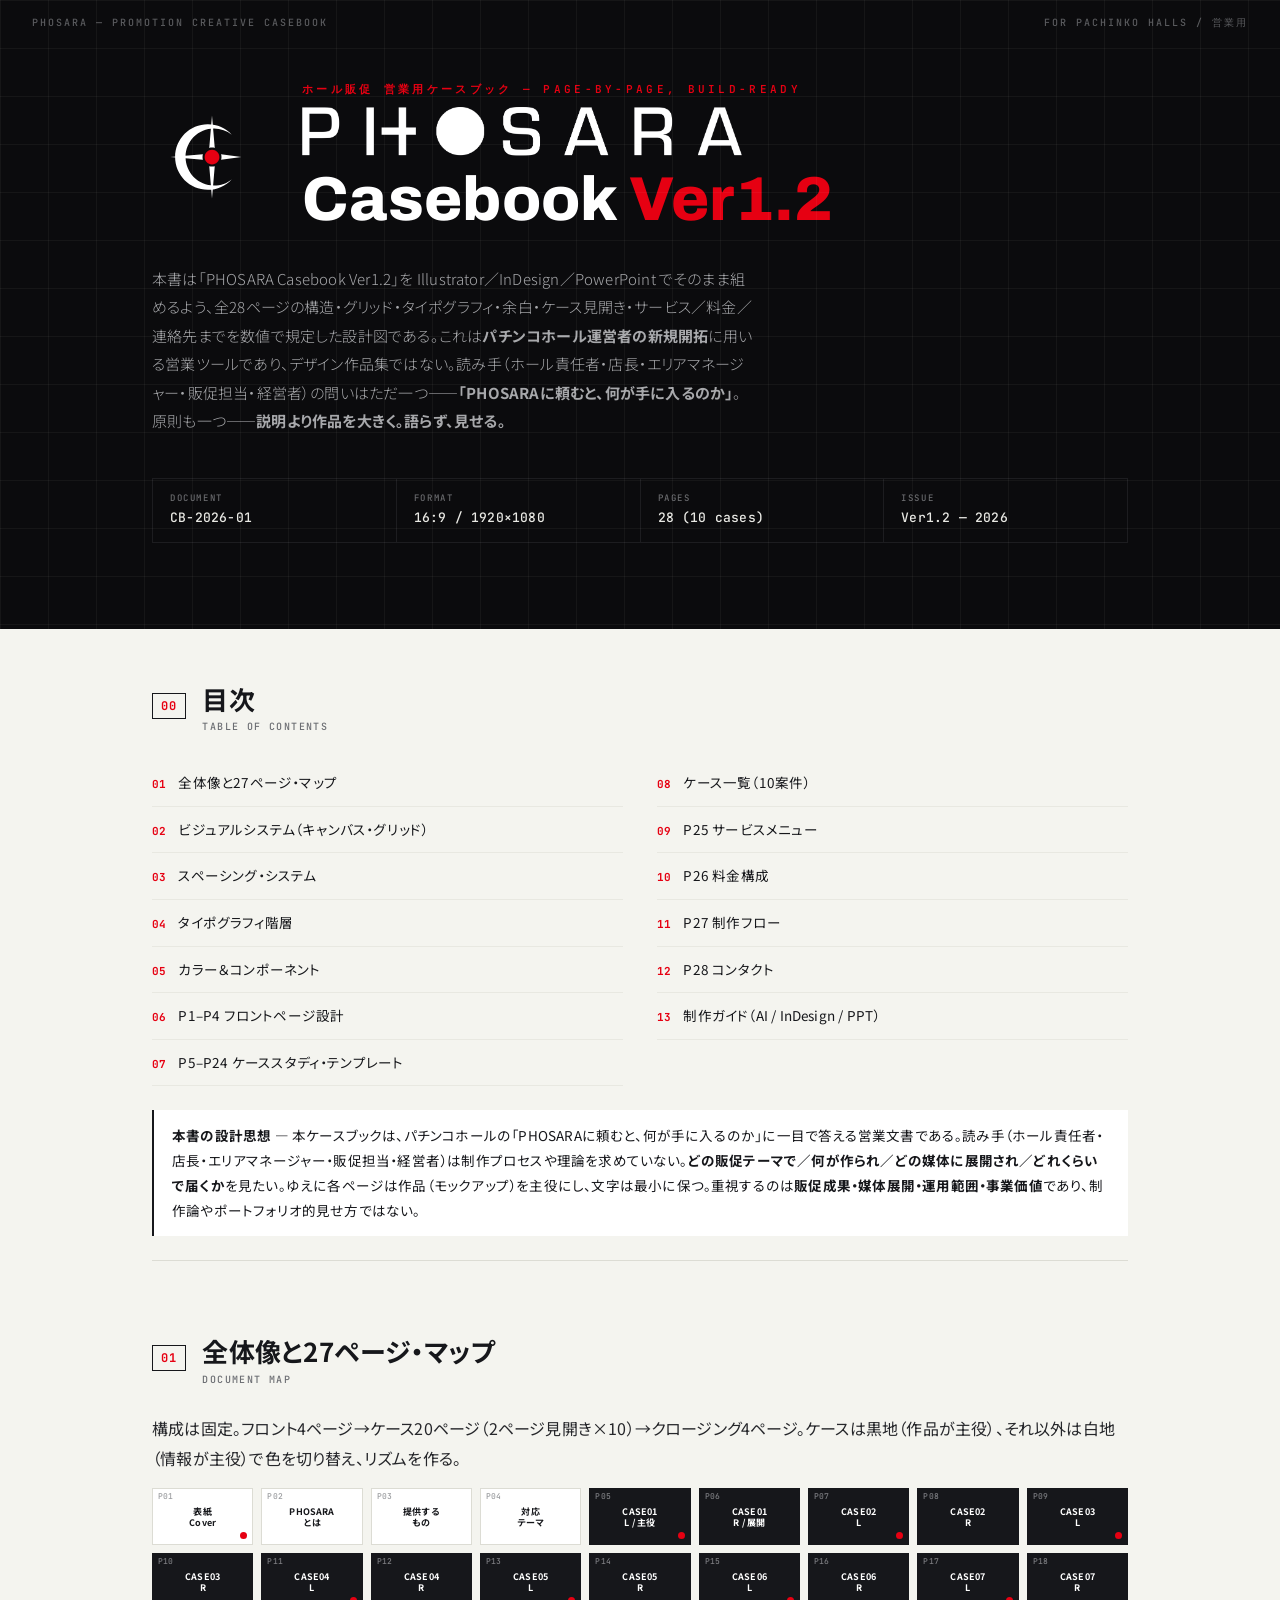
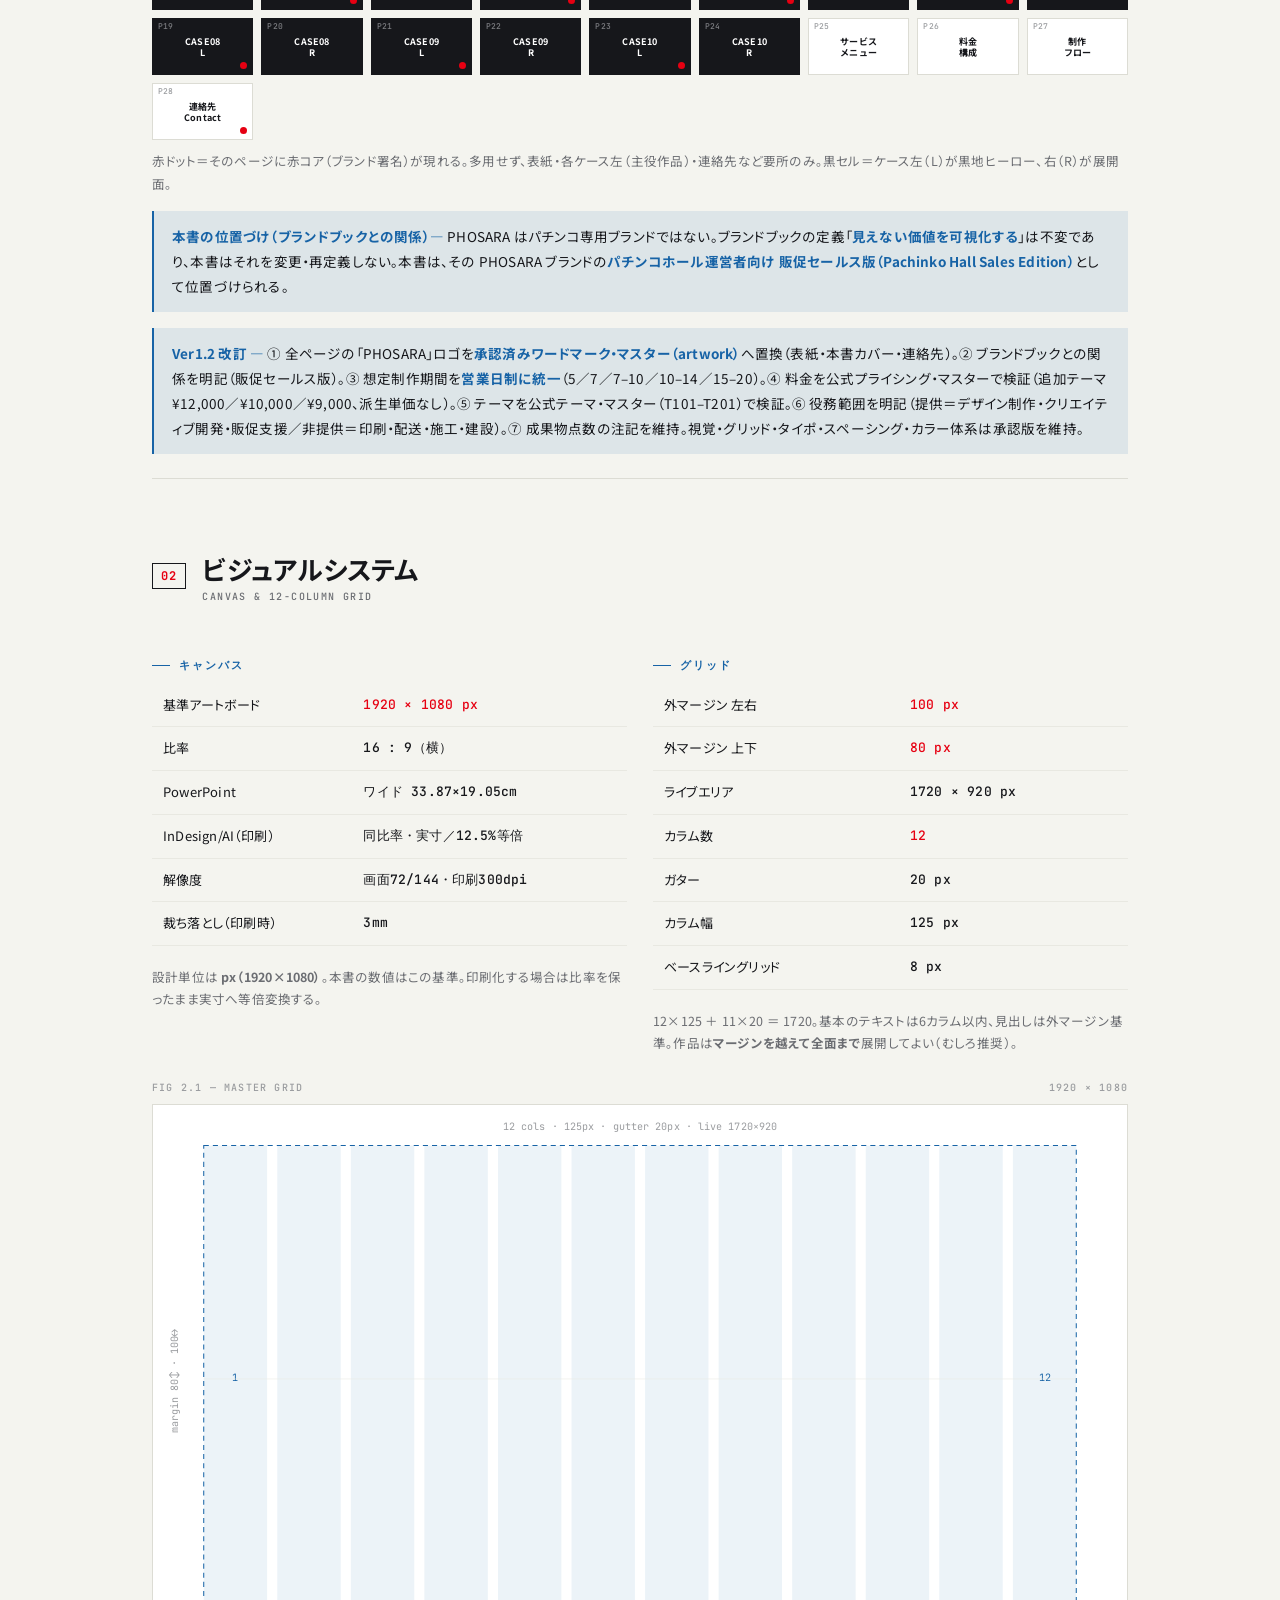
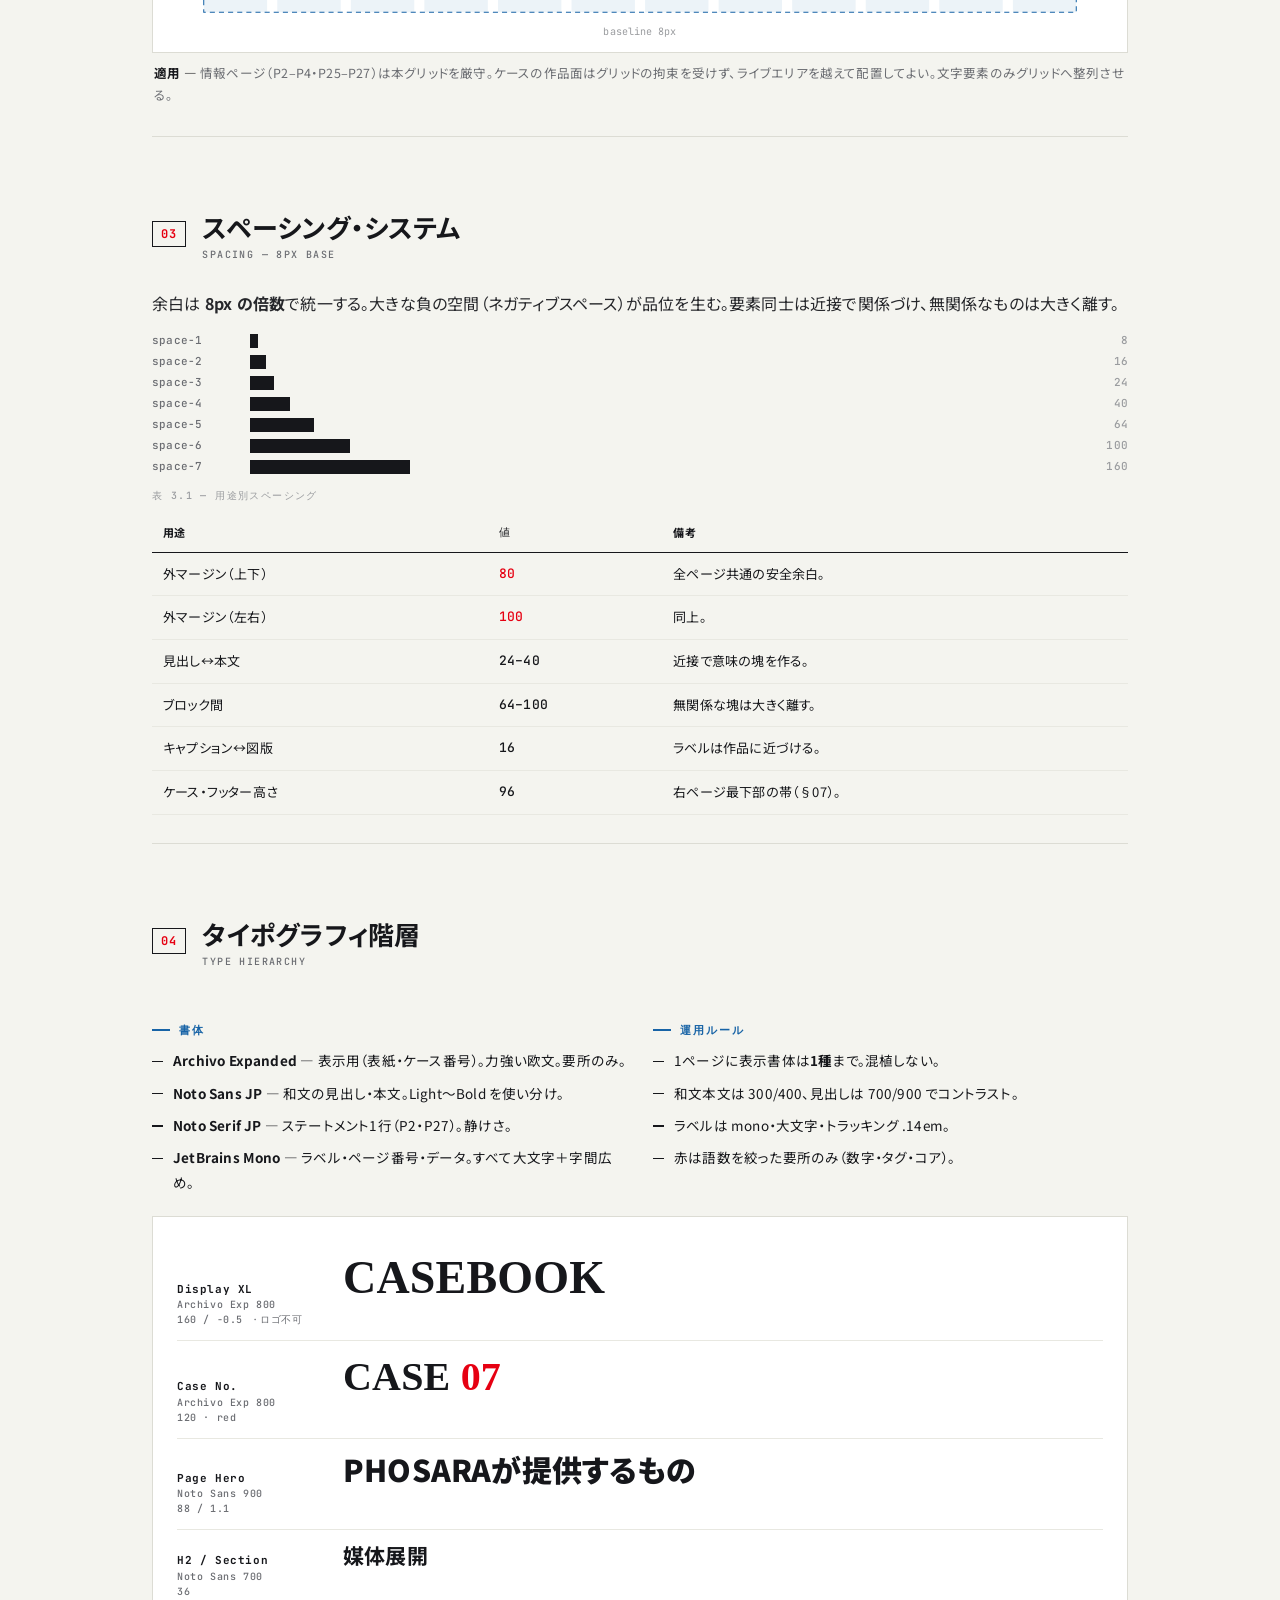
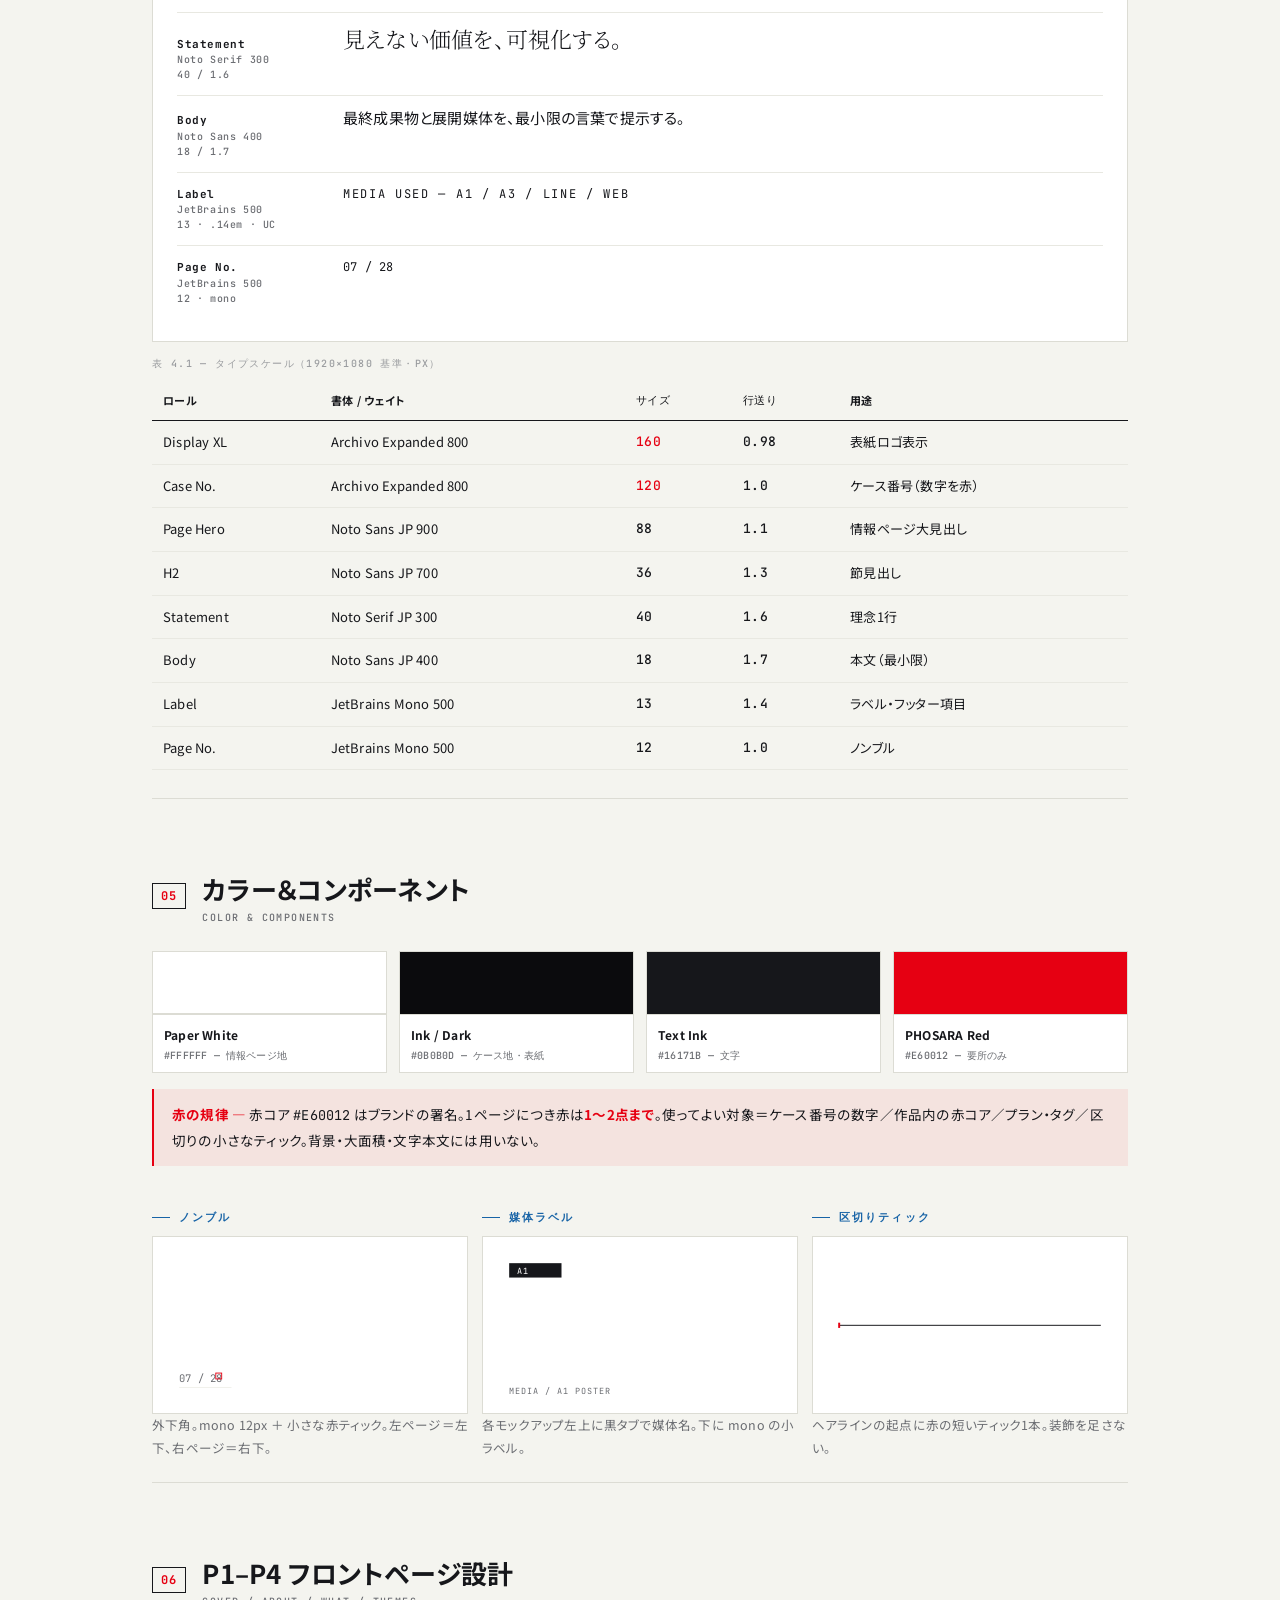
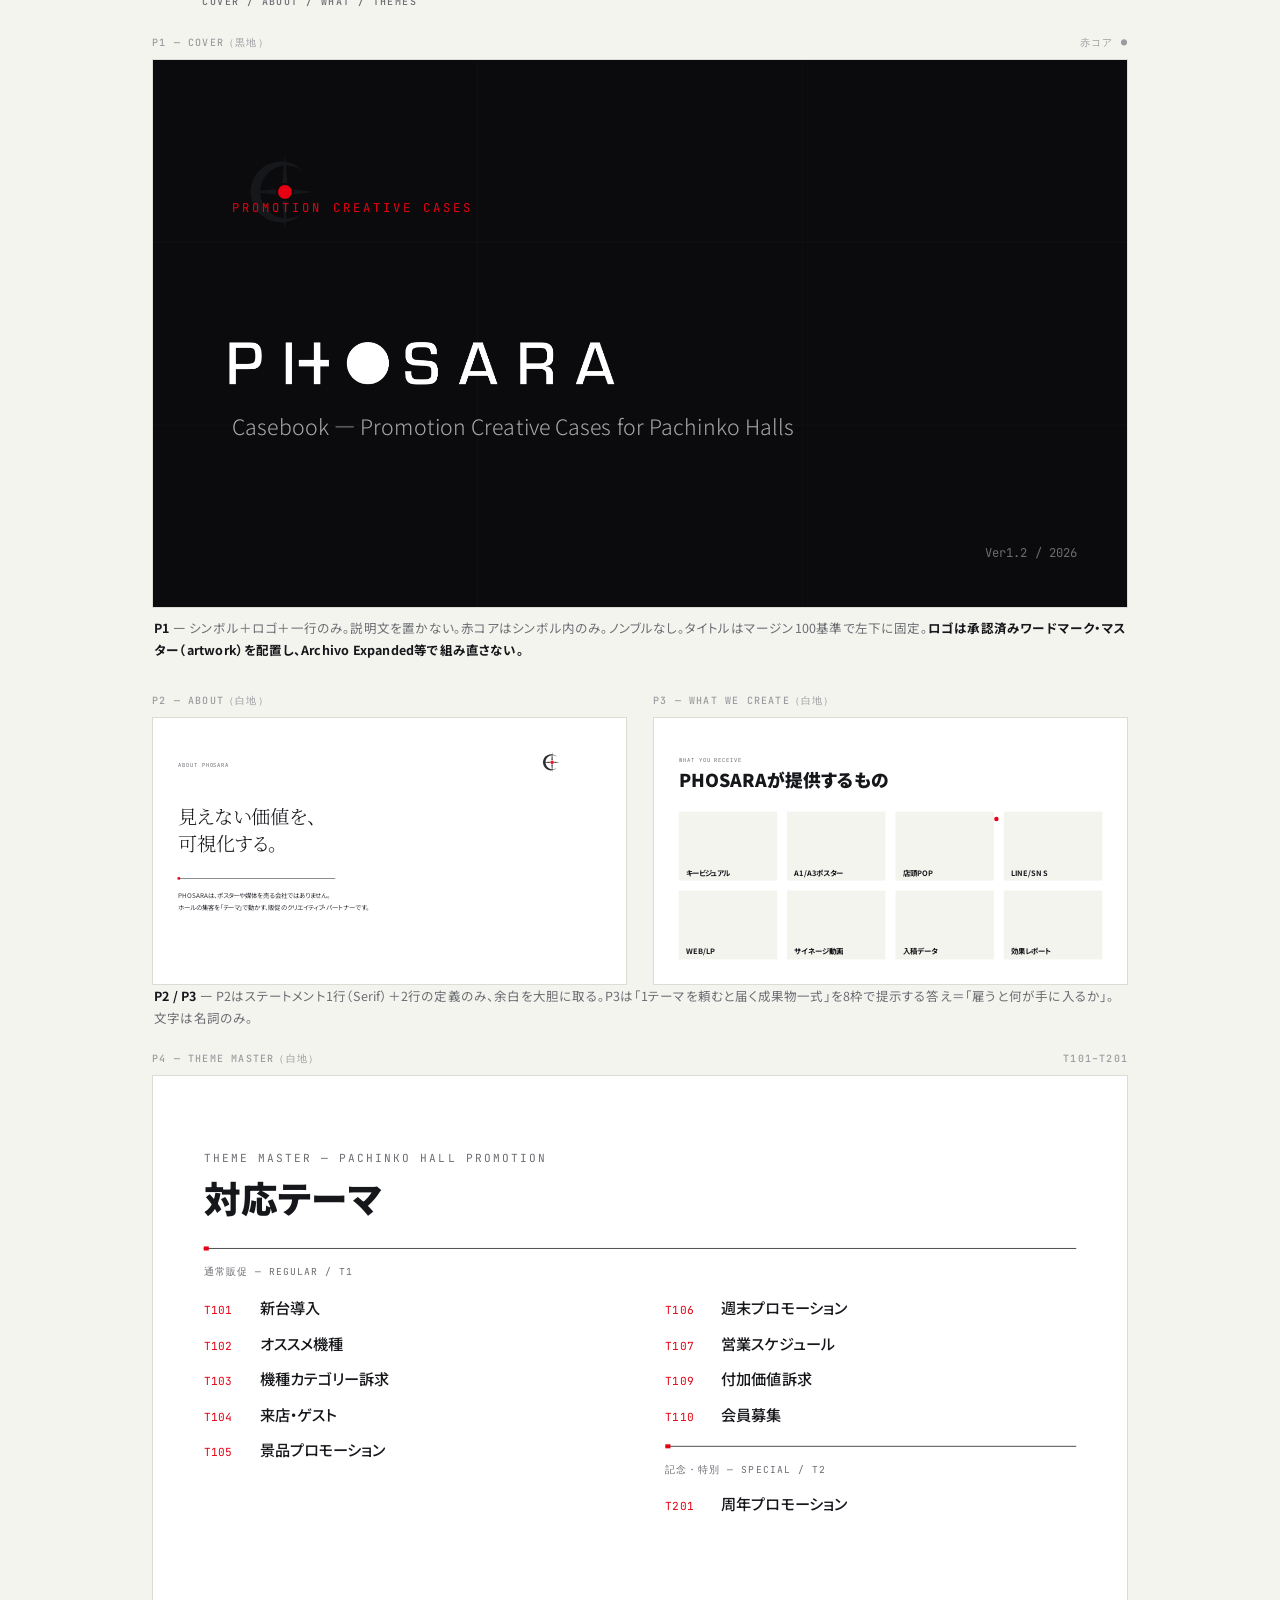
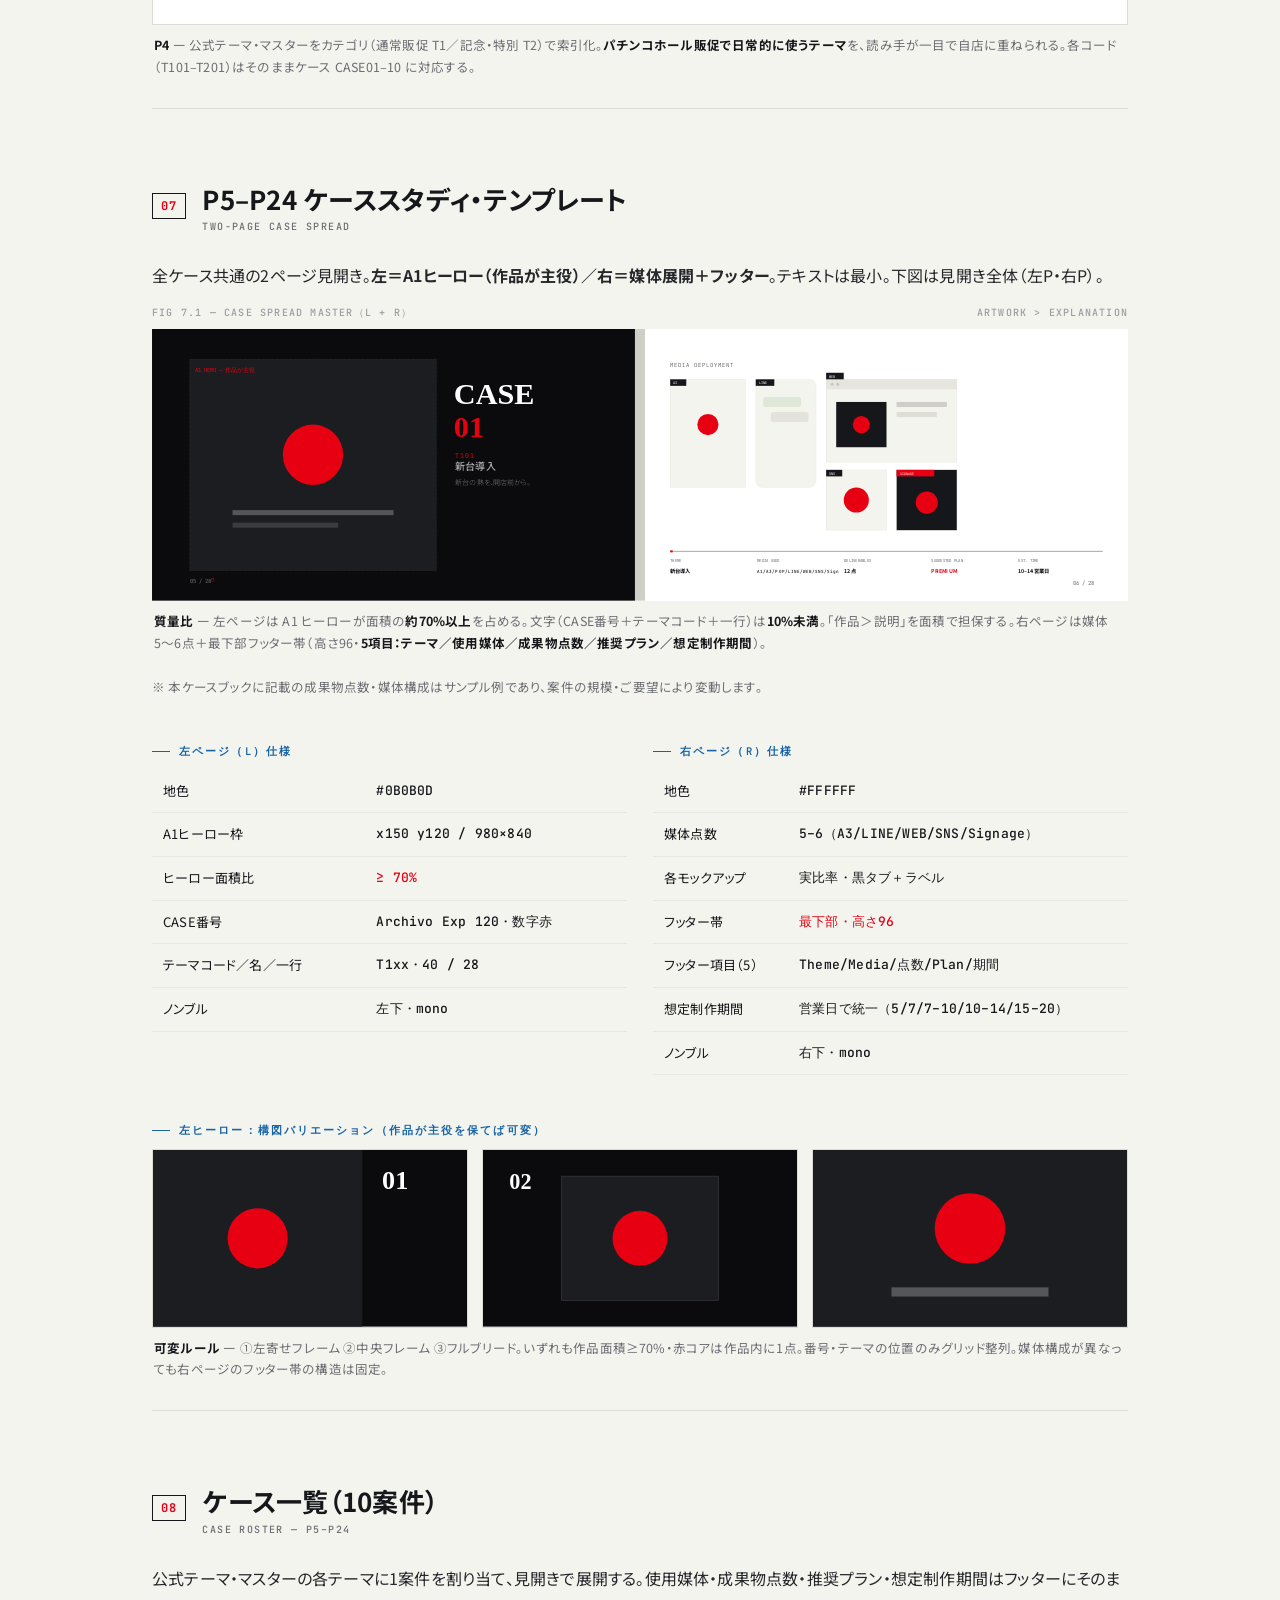
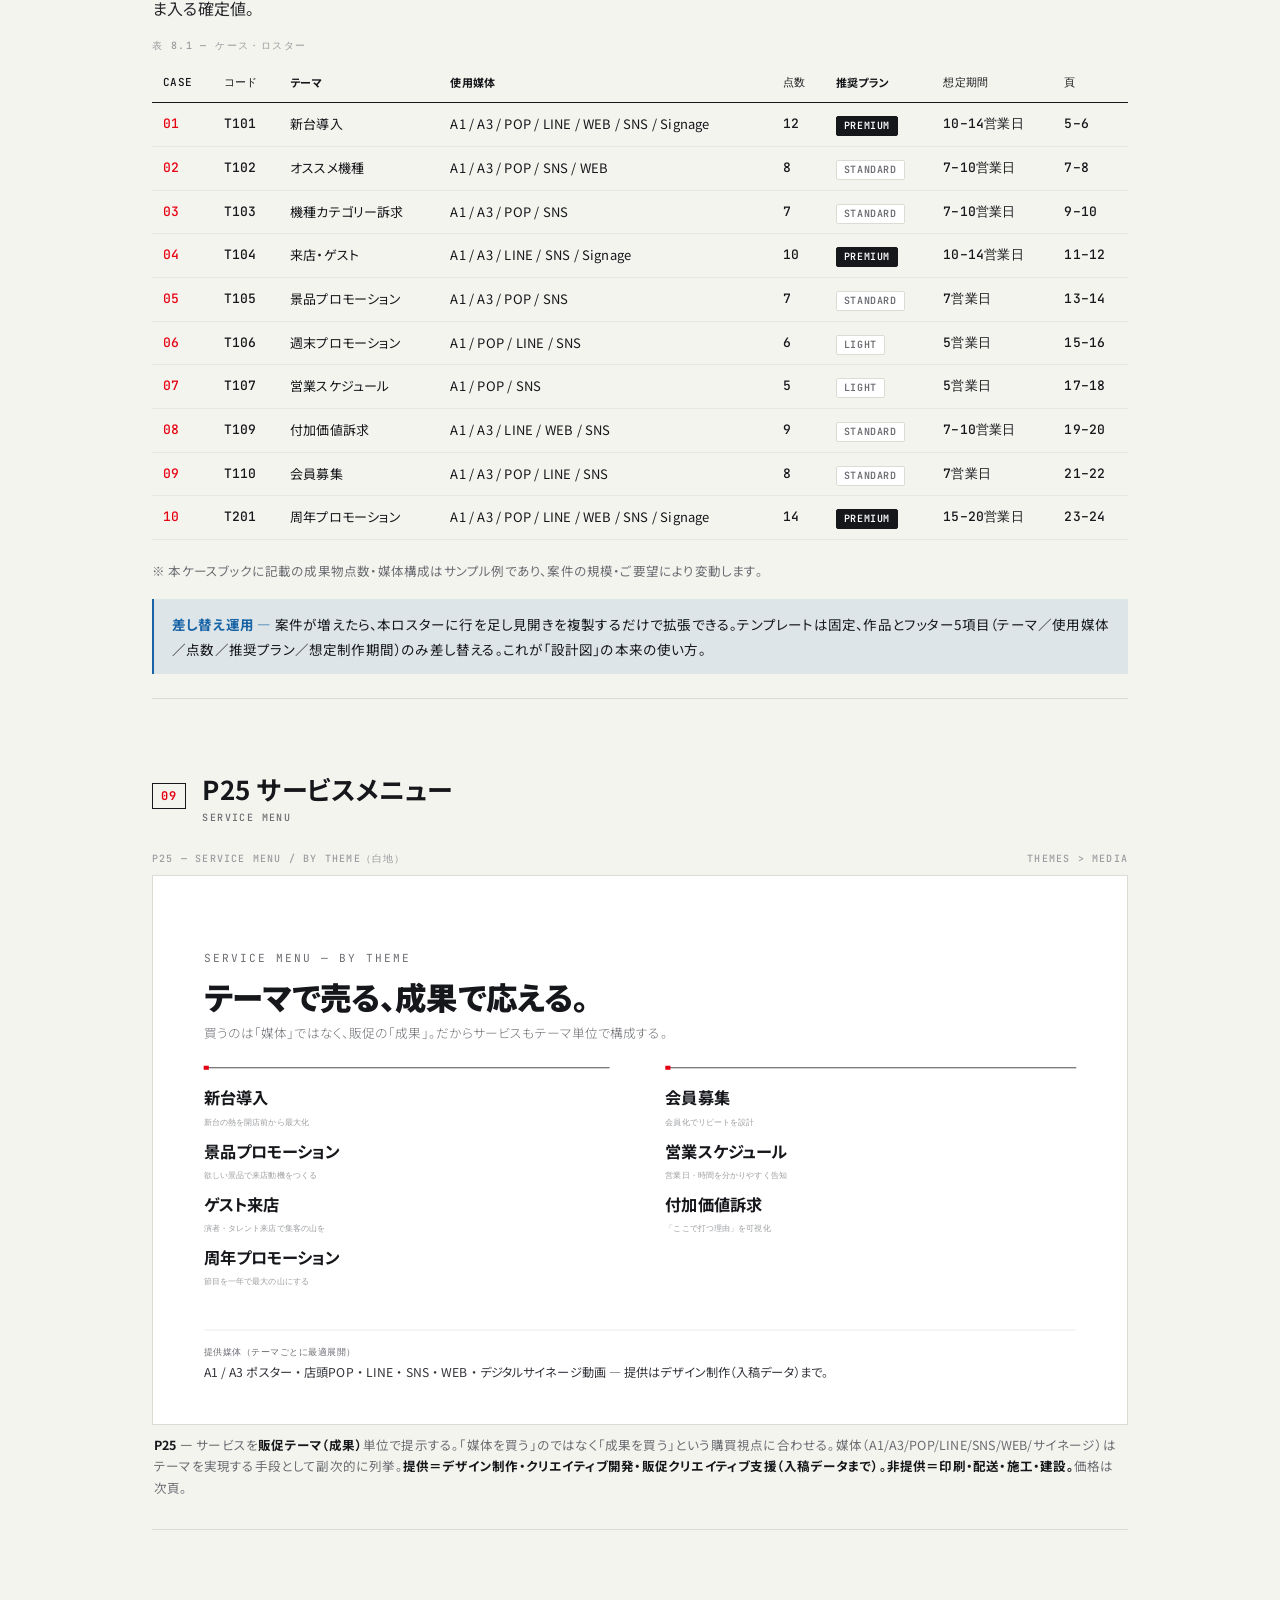
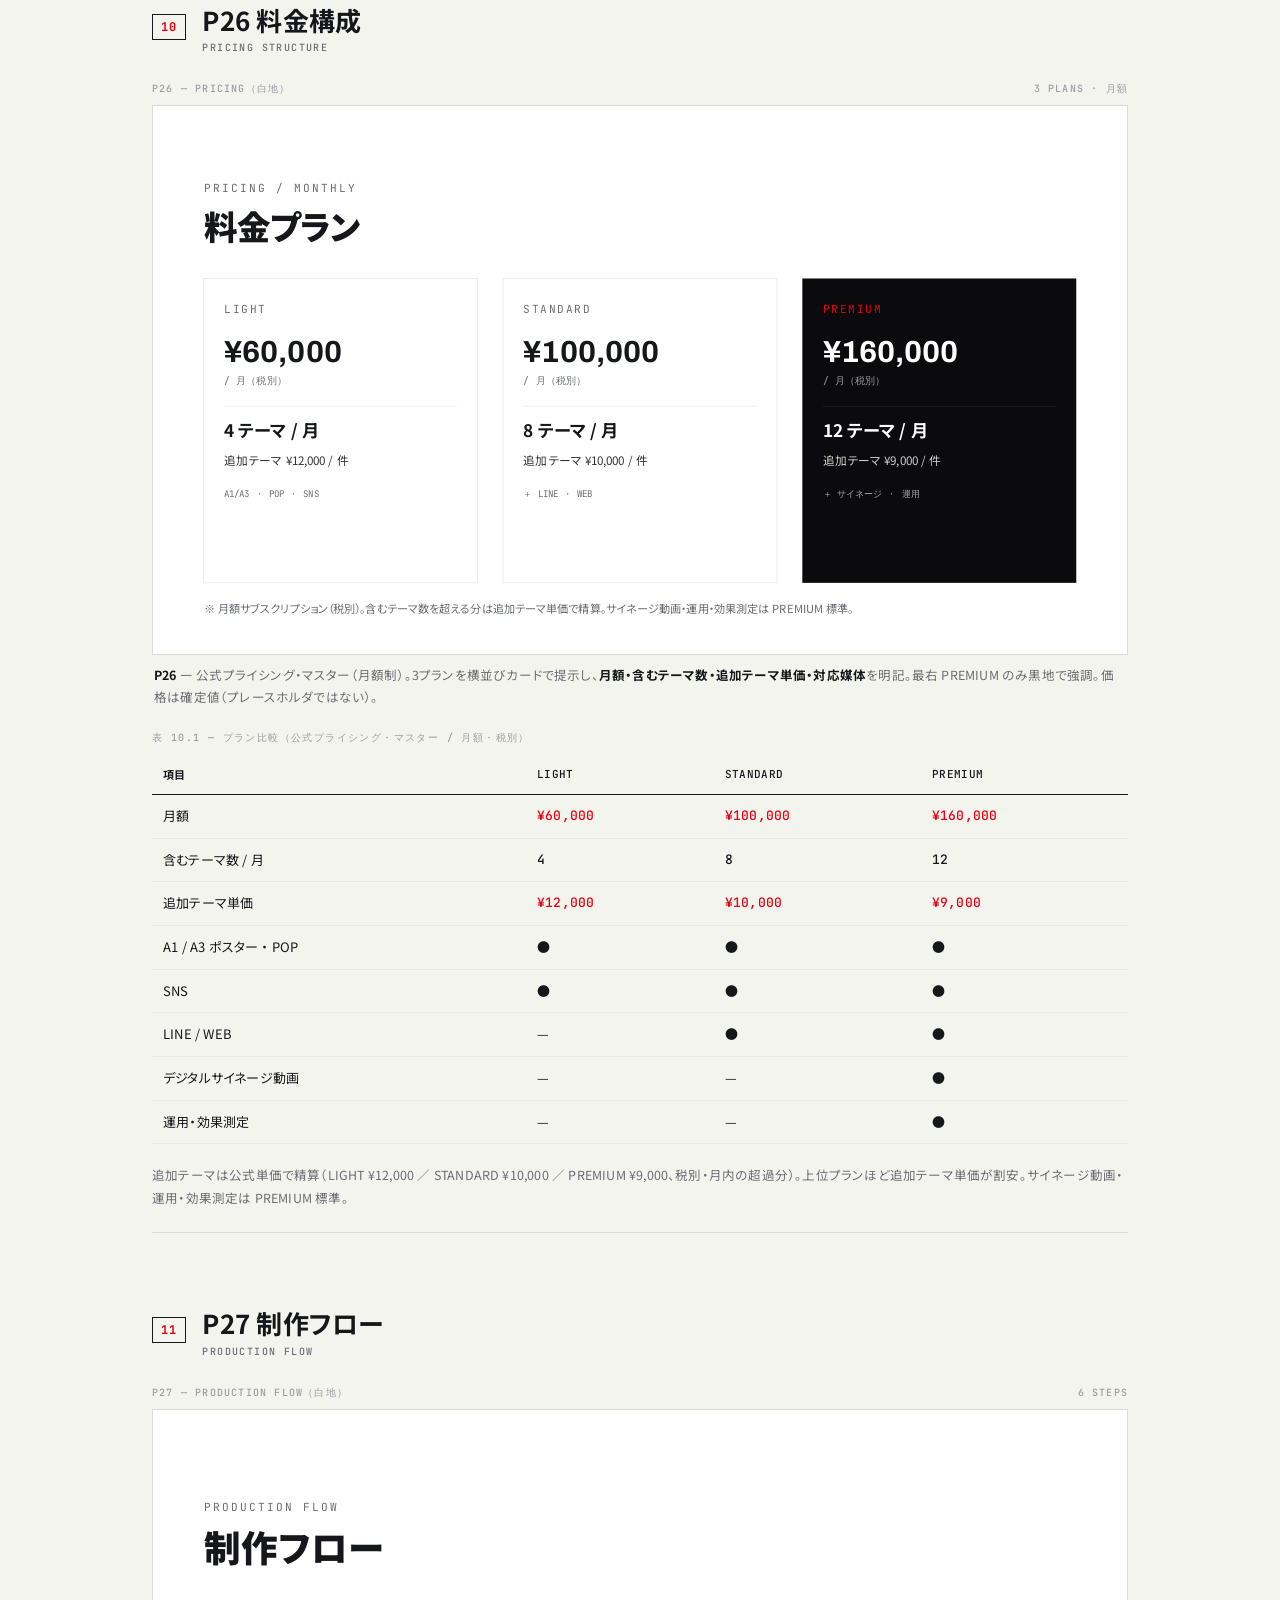
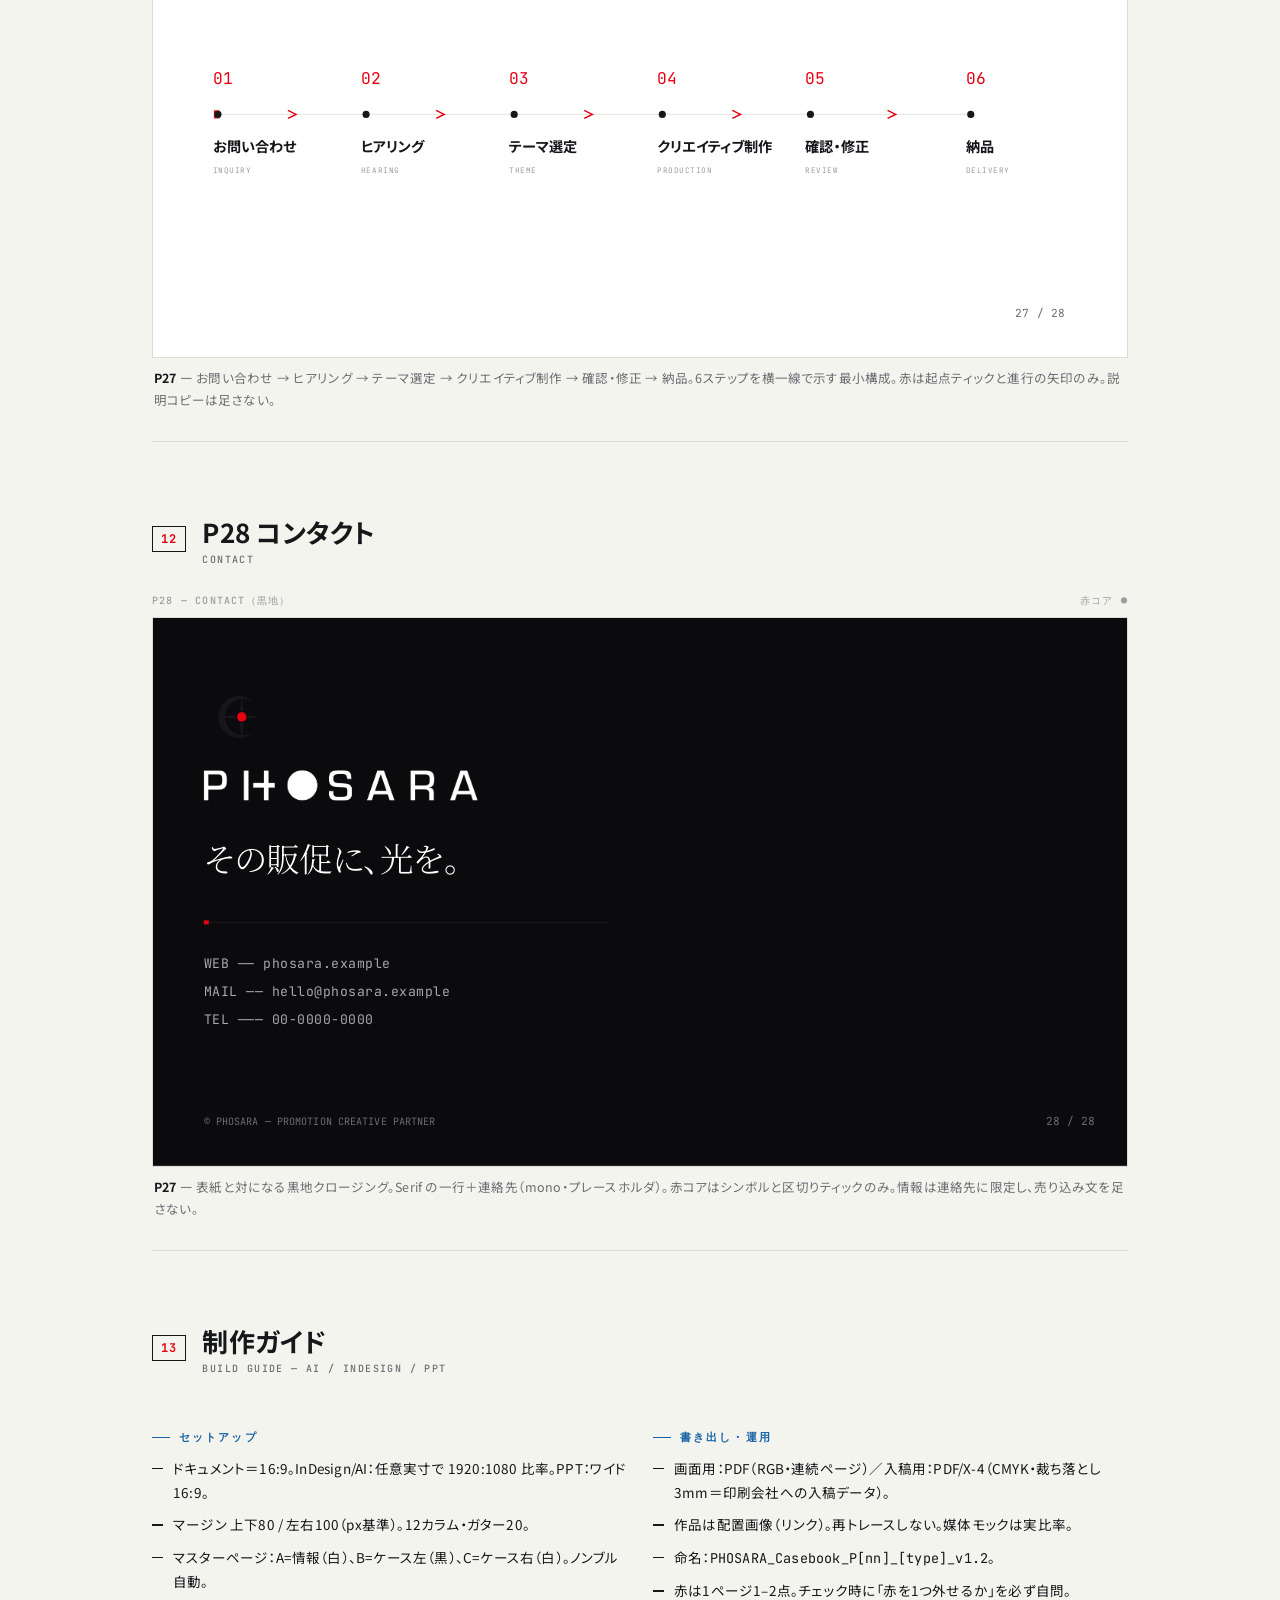
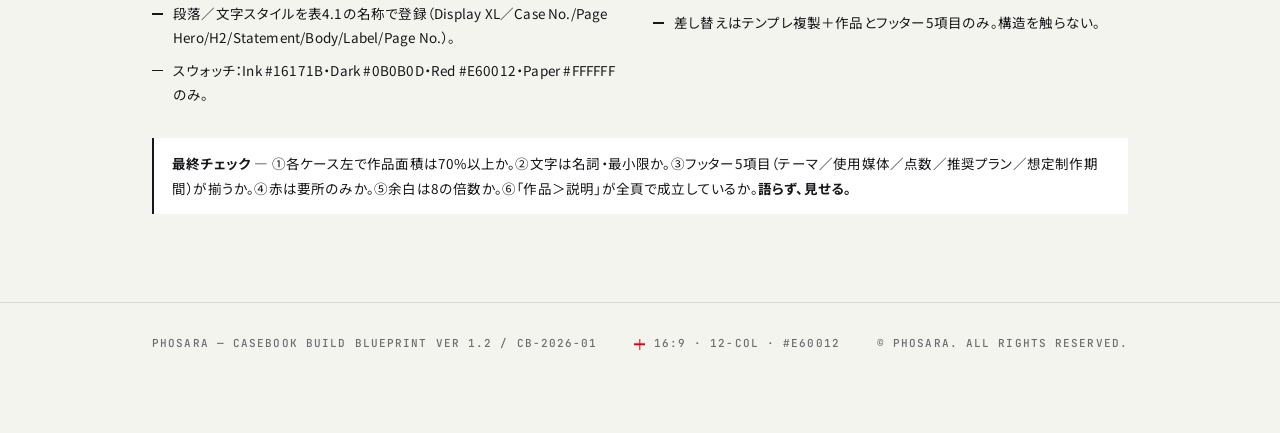
<file: docs/04_ケースブック/PHOSARA_Casebook_Blueprint_v1.2.html>
<!DOCTYPE html>
<html lang="ja">
<head>
<meta charset="utf-8">
<meta name="viewport" content="width=device-width, initial-scale=1">
<title>PHOSARA Casebook Ver1.2 — Build Blueprint</title>
<link rel="preconnect" href="https://fonts.googleapis.com">
<link rel="preconnect" href="https://fonts.gstatic.com" crossorigin>
<link href="https://fonts.googleapis.com/css2?family=Archivo:wght@500;600;700;800&family=Archivo+Expanded:wght@600;700;800&family=JetBrains+Mono:wght@400;500;700&family=Noto+Sans+JP:wght@300;400;500;700;900&family=Noto+Serif+JP:wght@300;400;600&display=swap" rel="stylesheet">
<style>
  :root{
    --paper:#F4F4EF;--panel:#FBFBF8;--ink:#16171B;--sub:#6B6D72;--faint:#9A9C9F;
    --line:#DCDCD4;--line2:#E8E8E1;--blue:#1763A6;--blue-t:rgba(23,99,166,.10);
    --red:#E60012;--red-t:rgba(230,0,18,.07);--dark:#0B0B0D;--maxw:1040px;
    --sans:"Noto Sans JP",system-ui,sans-serif;--serif:"Noto Serif JP",serif;--mono:"JetBrains Mono",monospace;
  }
  *{box-sizing:border-box}html{-webkit-text-size-adjust:100%;scroll-behavior:smooth}
  body{margin:0;background:var(--paper);color:var(--ink);font-family:var(--sans);font-weight:400;line-height:1.9;letter-spacing:.012em;font-feature-settings:"palt" 1}
  ::selection{background:var(--red);color:#fff}
  .wrap{max-width:var(--maxw);margin:0 auto;padding:0 32px}
  .mono{font-family:var(--mono);font-feature-settings:normal}
  .reg{position:relative}
  .reg::before,.reg::after{content:"";position:absolute;width:12px;height:12px;pointer-events:none}
  .reg::before{top:-1px;left:-1px;border-top:1.5px solid var(--ink);border-left:1.5px solid var(--ink)}
  .reg::after{bottom:-1px;right:-1px;border-bottom:1.5px solid var(--ink);border-right:1.5px solid var(--ink)}
  .xhair{display:inline-block;width:11px;height:11px;position:relative;vertical-align:middle}
  .xhair::before,.xhair::after{content:"";position:absolute;background:var(--red)}
  .xhair::before{left:50%;top:0;width:1.4px;height:100%;transform:translateX(-50%)}
  .xhair::after{top:50%;left:0;height:1.4px;width:100%;transform:translateY(-50%)}

  /* COVER */
  .cover{background:var(--dark);color:#ECECE6;position:relative;overflow:hidden}
  .cover .wrap{padding:70px 32px}
  .cover-grid{position:absolute;inset:0;background-image:linear-gradient(rgba(255,255,255,.045) 1px,transparent 1px),linear-gradient(90deg,rgba(255,255,255,.045) 1px,transparent 1px);background-size:48px 48px;pointer-events:none}
  .cover-tick{position:absolute;top:18px;left:0;right:0;display:flex;justify-content:space-between;font:500 10px/1 var(--mono);letter-spacing:.2em;color:#5A5B5E;padding:0 32px}
  .cover-mark{display:flex;align-items:center;gap:30px;margin:14px 0 34px}
  .cover-mark svg{width:120px;height:120px;flex:none}
  .eyebrow{font:600 11px/1 var(--mono);letter-spacing:.3em;color:var(--red);text-transform:uppercase}
  h1.title{font-family:"Archivo Expanded","Archivo",sans-serif;font-weight:800;font-size:clamp(30px,6vw,62px);line-height:1.02;letter-spacing:.005em;margin:12px 0 0;color:#fff}
  .cover-sub{color:#A7A8AB;max-width:600px;margin-top:18px;font-weight:300;font-size:15px}
  .cover-meta{display:grid;grid-template-columns:repeat(4,1fr);gap:1px;background:#1d1d20;border:1px solid #1d1d20;margin-top:42px}
  .cover-meta div{background:var(--dark);padding:15px 17px}
  .cover-meta dt{font:500 9px/1 var(--mono);letter-spacing:.18em;color:#6a6b6e;text-transform:uppercase}
  .cover-meta dd{margin:7px 0 0;font:500 13px/1.3 var(--mono);color:#E9E9E4}

  section{padding:74px 0 8px;border-top:1px solid var(--line)}
  .sec-head{display:flex;align-items:baseline;gap:16px;margin-bottom:26px}
  .sec-no{font:700 12px/1 var(--mono);color:var(--red);letter-spacing:.1em;border:1.5px solid var(--ink);padding:6px 8px;flex:none}
  .sec-ttl{margin:0;font-family:var(--sans);font-weight:700;font-size:clamp(19px,3vw,26px);letter-spacing:.01em;line-height:1.2}
  .sec-ttl small{display:block;font:500 10px/1.4 var(--mono);color:var(--sub);letter-spacing:.14em;margin-top:6px;text-transform:uppercase}
  p{margin:0 0 15px;font-size:14.5px}.lead{font-size:16px;color:#26272b}
  .note{font-size:12.5px;color:var(--sub);line-height:1.8}
  .kicker{font:600 10.5px/1 var(--mono);letter-spacing:.2em;color:var(--blue);text-transform:uppercase;margin:30px 0 13px;display:flex;align-items:center;gap:9px}
  .kicker::before{content:"";width:18px;height:1.5px;background:var(--blue)}
  .serif{font-family:var(--serif);font-weight:300}

  /* page map */
  .pmap{display:grid;grid-template-columns:repeat(9,1fr);gap:8px;margin:6px 0 10px}
  @media(max-width:880px){.pmap{grid-template-columns:repeat(5,1fr)}}
  @media(max-width:520px){.pmap{grid-template-columns:repeat(3,1fr)}}
  .pm{border:1px solid var(--line);background:#fff;aspect-ratio:16/9;position:relative;display:flex;align-items:center;justify-content:center;text-align:center;padding:4px}
  .pm b{font:700 9px/1.25 var(--sans)}
  .pm .pn{position:absolute;top:3px;left:5px;font:500 8px/1 var(--mono);color:var(--faint)}
  .pm.case{background:#16171b;color:#fff;border-color:#16171b}
  .pm.case b{color:#fff}.pm.case .pn{color:#7d7e82}
  .pm .dot{width:7px;height:7px;border-radius:50%;background:var(--red);position:absolute;bottom:5px;right:5px}

  /* wireframe */
  .wf{margin:10px 0 8px}
  .wf .bar{display:flex;justify-content:space-between;align-items:baseline;font:500 10px/1.5 var(--mono);letter-spacing:.12em;color:var(--faint);text-transform:uppercase;margin-bottom:9px}
  .frame16{border:1px solid var(--line);background:#fff;position:relative}
  .frame16 svg{width:100%;height:auto;display:block}
  .wfcap{font-size:12.5px;color:var(--sub);margin:9px 2px 22px;line-height:1.75}
  .wfcap b{color:var(--ink)}

  table{width:100%;border-collapse:collapse;margin:6px 0 20px;font-size:13px}
  caption{caption-side:top;text-align:left;font:500 10px/1.5 var(--mono);letter-spacing:.14em;color:var(--faint);text-transform:uppercase;padding-bottom:10px}
  th,td{text-align:left;padding:9px 11px;border-bottom:1px solid var(--line2);vertical-align:top}
  thead th{border-bottom:1.5px solid var(--ink);font-weight:700;font-size:11px;letter-spacing:.03em;white-space:nowrap}
  tbody tr:hover{background:var(--blue-t)}
  td.num,th.num{font-family:var(--mono);font-weight:500;white-space:nowrap}
  .key{color:var(--red);font-weight:700}
  .tag{display:inline-block;font:600 10px/1 var(--mono);letter-spacing:.06em;padding:4px 7px;border:1px solid var(--line);border-radius:2px;color:var(--sub);background:#fff;white-space:nowrap}
  .tag.red{color:var(--red);border-color:#f1c2c6;background:#fdeef0}
  .tag.dark{color:#fff;border-color:#16171b;background:#16171b}
  .cols{display:grid;grid-template-columns:1fr 1fr;gap:26px}
  .cols3{display:grid;grid-template-columns:1fr 1fr 1fr;gap:14px}
  @media(max-width:760px){.cols,.cols3{grid-template-columns:1fr}.cover-meta{grid-template-columns:1fr 1fr}}
  ul.clean{margin:0 0 16px;padding-left:0;list-style:none}
  ul.clean li{position:relative;padding-left:21px;margin-bottom:8px;font-size:13.5px;line-height:1.8}
  ul.clean li::before{content:"";position:absolute;left:0;top:.72em;width:6px;height:6px;background:var(--red);border-radius:50%}
  ul.clean.dash li::before{height:1.5px;width:11px;border-radius:0;background:var(--ink);top:.9em}
  .callout{border-left:2.5px solid var(--red);background:var(--red-t);padding:13px 18px;margin:16px 0;font-size:13.5px;line-height:1.85}
  .callout b{color:var(--red)}.callout.blue{border-color:var(--blue);background:var(--blue-t)}.callout.blue b{color:var(--blue)}
  .callout.ink{border-color:#16171B;background:#fff}.callout.ink b{color:#16171B}

  /* token bars */
  .scale{display:flex;flex-direction:column;gap:7px;margin:6px 0 14px}
  .scale .row{display:grid;grid-template-columns:84px 1fr 64px;align-items:center;gap:14px}
  .scale .row .nm{font:500 11px/1 var(--mono);color:var(--sub)}
  .scale .row .bar{height:14px;background:var(--ink)}
  .scale .row .vl{font:500 11px/1 var(--mono);color:var(--faint);text-align:right}

  .specimen{border:1px solid var(--line);background:#fff;padding:22px 24px;margin:6px 0 14px}
  .specimen .ln{display:flex;align-items:baseline;gap:16px;border-bottom:1px solid var(--line2);padding:13px 0}
  .specimen .ln:last-child{border-bottom:none}
  .specimen .ln .meta{flex:none;width:150px;font:500 10px/1.5 var(--mono);color:var(--sub);letter-spacing:.06em}
  .specimen .ln .meta b{display:block;color:var(--ink);font-size:11px}
  .specimen .smp{line-height:1.15;color:var(--ink);overflow:hidden}

  .chips{display:grid;grid-template-columns:repeat(4,1fr);gap:12px;margin:6px 0 14px}
  @media(max-width:640px){.chips{grid-template-columns:repeat(2,1fr)}}
  .chip{border:1px solid var(--line);background:#fff}
  .chip .sw{height:62px}.chip .mt{padding:9px 11px;border-top:1px solid var(--line)}
  .chip .mt b{display:block;font-size:12px}.chip .mt span{display:block;font:500 10px/1.5 var(--mono);color:var(--sub);margin-top:2px}

  footer{border-top:1px solid var(--line);margin-top:64px;padding:32px 0 80px;color:var(--sub)}
  footer .wrap{display:flex;justify-content:space-between;gap:16px;flex-wrap:wrap;align-items:center;font:500 11px/1.6 var(--mono);letter-spacing:.1em}
  .toc{columns:2;column-gap:34px;margin:8px 0 0;padding:0;list-style:none}@media(max-width:680px){.toc{columns:1}}
  .toc li{break-inside:avoid;border-bottom:1px solid var(--line2);padding:10px 0;display:flex;gap:12px;align-items:baseline}
  .toc li a{color:var(--ink);text-decoration:none;font-size:13.5px}.toc li a:hover{color:var(--red)}
  .toc .n{font:700 11px/1 var(--mono);color:var(--red)}
  .cover-mark .wm-title{width:min(440px,72vw)!important;height:auto!important;display:block;margin:0 0 12px}
  @media print{.cover-grid,.cover-tick{display:none}body{background:#fff}section{break-inside:avoid}}
</style>
</head>
<body>

<svg width="0" height="0" style="position:absolute" aria-hidden="true">
  <symbol id="sym" viewBox="0 0 1217.008 1217.008">
    <path d="M629.57 898.12 C469.9 898.12 340.45 768.68 340.45 609.0 C340.45 449.33 469.9 319.88 629.57 319.88 C697.26 319.88 759.5 343.15 808.76 382.11 C748.18 317.41 662.0 276.96 566.36 276.96 C382.98 276.96 234.32 425.62 234.32 609.0 C234.32 792.39 382.98 941.05 566.36 941.05 C662.0 941.05 748.18 900.6 808.76 835.9 C759.5 874.86 697.26 898.12 629.57 898.12 Z" fill="currentColor"/>
    <path d="M608.5 512.85 C618.21 512.85 627.58 514.29 636.41 516.97 L608.5 186.96 L580.6 516.97 C589.43 514.29 598.8 512.85 608.5 512.85 Z" fill="currentColor"/>
    <path d="M608.5 705.16 C598.83 705.16 589.49 703.72 580.69 701.07 L608.5 1030.05 L636.32 701.07 C627.51 703.72 618.18 705.16 608.5 705.16 Z" fill="currentColor"/>
    <path d="M512.35 609.0 C512.35 599.13 513.84 589.6 516.61 580.63 L186.96 608.5 L516.3 636.35 C513.74 627.68 512.35 618.51 512.35 609.0 Z" fill="currentColor"/>
    <path d="M906.71 608.5 L700.4 580.63 C703.17 589.6 704.66 599.13 704.66 609.0 C704.66 618.51 703.27 627.68 700.71 636.35 Z" fill="currentColor"/>
    <path d="M683.48 609.0 C683.48 650.41 649.91 683.98 608.5 683.98 C567.09 683.98 533.52 650.41 533.52 609.0 C533.52 567.59 567.09 534.02 608.5 534.02 C649.91 534.02 683.48 567.59 683.48 609.0 Z" fill="#E60012"/>
  </symbol>
  <symbol id="wmW" viewBox="0 0 2866 317"><image href="[data-uri]" width="2866" height="317"/></symbol>
  <symbol id="wmF" viewBox="0 0 2866 317"><image href="[data-uri]" width="2866" height="317"/></symbol>
  <symbol id="wmK" viewBox="0 0 2866 317"><image href="[data-uri]" width="2866" height="317"/></symbol>
</svg>

<!-- COVER -->
<header class="cover">
  <div class="cover-grid"></div>
  <div class="cover-tick"><span>PHOSARA — PROMOTION CREATIVE CASEBOOK</span><span>FOR PACHINKO HALLS / 営業用</span></div>
  <div class="wrap">
    <div class="cover-mark">
      <svg viewBox="0 0 1217.008 1217.008" style="color:#fff" role="img" aria-label="PHOSARA symbol"><use href="#sym"/></svg>
      <div>
        <div class="eyebrow">ホール販促 営業用ケースブック — Page-by-Page, Build-Ready</div>
        <h1 class="title"><svg class="wm-title" viewBox="0 0 2866 317" role="img" aria-label="PHOSARA"><use href="#wmW"/></svg>Casebook <span style="color:var(--red)">Ver1.2</span></h1>
      </div>
    </div>
    <p class="cover-sub">本書は「PHOSARA Casebook Ver1.2」を Illustrator／InDesign／PowerPoint でそのまま組めるよう、全28ページの構造・グリッド・タイポグラフィ・余白・ケース見開き・サービス／料金／連絡先までを数値で規定した設計図である。これは<b>パチンコホール運営者の新規開拓</b>に用いる営業ツールであり、デザイン作品集ではない。読み手（ホール責任者・店長・エリアマネージャー・販促担当・経営者）の問いはただ一つ——<b>「PHOSARAに頼むと、何が手に入るのか」</b>。原則も一つ——<b>説明より作品を大きく。語らず、見せる。</b></p>
    <dl class="cover-meta">
      <div><dt>Document</dt><dd>CB-2026-01</dd></div>
      <div><dt>Format</dt><dd>16:9 / 1920×1080</dd></div>
      <div><dt>Pages</dt><dd>28 (10 cases)</dd></div>
      <div><dt>Issue</dt><dd>Ver1.2 — 2026</dd></div>
    </dl>
  </div>
</header>

<div class="wrap">

<!-- TOC -->
<section style="border-top:none;padding-top:54px">
  <div class="sec-head"><span class="sec-no">00</span><h2 class="sec-ttl">目次<small>Table of Contents</small></h2></div>
  <ol class="toc">
    <li><span class="n">01</span><a href="#s1">全体像と27ページ・マップ</a></li>
    <li><span class="n">02</span><a href="#s2">ビジュアルシステム（キャンバス・グリッド）</a></li>
    <li><span class="n">03</span><a href="#s3">スペーシング・システム</a></li>
    <li><span class="n">04</span><a href="#s4">タイポグラフィ階層</a></li>
    <li><span class="n">05</span><a href="#s5">カラー＆コンポーネント</a></li>
    <li><span class="n">06</span><a href="#s6">P1–P4 フロントページ設計</a></li>
    <li><span class="n">07</span><a href="#s7">P5–P24 ケーススタディ・テンプレート</a></li>
    <li><span class="n">08</span><a href="#s8">ケース一覧（10案件）</a></li>
    <li><span class="n">09</span><a href="#s9">P25 サービスメニュー</a></li>
    <li><span class="n">10</span><a href="#s10">P26 料金構成</a></li>
    <li><span class="n">11</span><a href="#s11b">P27 制作フロー</a></li>
    <li><span class="n">12</span><a href="#s11">P28 コンタクト</a></li>
    <li><span class="n">13</span><a href="#s12">制作ガイド（AI / InDesign / PPT）</a></li>
  </ol>
  <div class="callout ink" style="margin-top:24px"><b>本書の設計思想 —</b> 本ケースブックは、パチンコホールの「PHOSARAに頼むと、何が手に入るのか」に一目で答える営業文書である。読み手（ホール責任者・店長・エリアマネージャー・販促担当・経営者）は制作プロセスや理論を求めていない。<b>どの販促テーマで／何が作られ／どの媒体に展開され／どれくらいで届くか</b>を見たい。ゆえに各ページは作品（モックアップ）を主役にし、文字は最小に保つ。重視するのは<b>販促成果・媒体展開・運用範囲・事業価値</b>であり、制作論やポートフォリオ的見せ方ではない。</div>
</section>

<!-- 01 OVERVIEW + MAP -->
<section id="s1">
  <div class="sec-head"><span class="sec-no">01</span><h2 class="sec-ttl">全体像と27ページ・マップ<small>Document Map</small></h2></div>
  <p class="lead">構成は固定。フロント4ページ→ケース20ページ（2ページ見開き×10）→クロージング4ページ。ケースは黒地（作品が主役）、それ以外は白地（情報が主役）で色を切り替え、リズムを作る。</p>
  <div class="pmap">
    <div class="pm"><span class="pn">P01</span><b>表紙<br>Cover</b><span class="dot"></span></div>
    <div class="pm"><span class="pn">P02</span><b>PHOSARA<br>とは</b></div>
    <div class="pm"><span class="pn">P03</span><b>提供する<br>もの</b></div>
    <div class="pm"><span class="pn">P04</span><b>対応<br>テーマ</b></div>
    <div class="pm case"><span class="pn">P05</span><b>CASE01<br>L / 主役</b><span class="dot"></span></div>
    <div class="pm case"><span class="pn">P06</span><b>CASE01<br>R / 展開</b></div>
    <div class="pm case"><span class="pn">P07</span><b>CASE02<br>L</b><span class="dot"></span></div>
    <div class="pm case"><span class="pn">P08</span><b>CASE02<br>R</b></div>
    <div class="pm case"><span class="pn">P09</span><b>CASE03<br>L</b><span class="dot"></span></div>
    <div class="pm case"><span class="pn">P10</span><b>CASE03<br>R</b></div>
    <div class="pm case"><span class="pn">P11</span><b>CASE04<br>L</b><span class="dot"></span></div>
    <div class="pm case"><span class="pn">P12</span><b>CASE04<br>R</b></div>
    <div class="pm case"><span class="pn">P13</span><b>CASE05<br>L</b><span class="dot"></span></div>
    <div class="pm case"><span class="pn">P14</span><b>CASE05<br>R</b></div>
    <div class="pm case"><span class="pn">P15</span><b>CASE06<br>L</b><span class="dot"></span></div>
    <div class="pm case"><span class="pn">P16</span><b>CASE06<br>R</b></div>
    <div class="pm case"><span class="pn">P17</span><b>CASE07<br>L</b><span class="dot"></span></div>
    <div class="pm case"><span class="pn">P18</span><b>CASE07<br>R</b></div>
    <div class="pm case"><span class="pn">P19</span><b>CASE08<br>L</b><span class="dot"></span></div>
    <div class="pm case"><span class="pn">P20</span><b>CASE08<br>R</b></div>
    <div class="pm case"><span class="pn">P21</span><b>CASE09<br>L</b><span class="dot"></span></div>
    <div class="pm case"><span class="pn">P22</span><b>CASE09<br>R</b></div>
    <div class="pm case"><span class="pn">P23</span><b>CASE10<br>L</b><span class="dot"></span></div>
    <div class="pm case"><span class="pn">P24</span><b>CASE10<br>R</b></div>
    <div class="pm"><span class="pn">P25</span><b>サービス<br>メニュー</b></div>
    <div class="pm"><span class="pn">P26</span><b>料金<br>構成</b></div>
    <div class="pm"><span class="pn">P27</span><b>制作<br>フロー</b></div>
    <div class="pm"><span class="pn">P28</span><b>連絡先<br>Contact</b><span class="dot"></span></div>
  </div>
  <p class="note">赤ドット＝そのページに赤コア（ブランド署名）が現れる。多用せず、表紙・各ケース左（主役作品）・連絡先など要所のみ。黒セル＝ケース左（L）が黒地ヒーロー、右（R）が展開面。</p>
  <div class="callout blue"><b>本書の位置づけ（ブランドブックとの関係）—</b> PHOSARA はパチンコ専用ブランドではない。ブランドブックの定義「<b>見えない価値を可視化する</b>」は不変であり、本書はそれを変更・再定義しない。本書は、その PHOSARA ブランドの<b>パチンコホール運営者向け 販促セールス版（Pachinko Hall Sales Edition）</b>として位置づけられる。</div>
  <div class="callout blue"><b>Ver1.2 改訂 —</b> ① 全ページの「PHOSARA」ロゴを<b>承認済みワードマーク・マスター（artwork）</b>へ置換（表紙・本書カバー・連絡先）。② ブランドブックとの関係を明記（販促セールス版）。③ 想定制作期間を<b>営業日制に統一</b>（5／7／7–10／10–14／15–20）。④ 料金を公式プライシング・マスターで検証（追加テーマ ¥12,000／¥10,000／¥9,000、派生単価なし）。⑤ テーマを公式テーマ・マスター（T101–T201）で検証。⑥ 役務範囲を明記（提供＝デザイン制作・クリエイティブ開発・販促支援／非提供＝印刷・配送・施工・建設）。⑦ 成果物点数の注記を維持。視覚・グリッド・タイポ・スペーシング・カラー体系は承認版を維持。</div>
</section>

<!-- 02 VISUAL SYSTEM -->
<section id="s2">
  <div class="sec-head"><span class="sec-no">02</span><h2 class="sec-ttl">ビジュアルシステム<small>Canvas &amp; 12-Column Grid</small></h2></div>
  <div class="cols">
    <div>
      <div class="kicker">キャンバス</div>
      <table>
        <tbody>
          <tr><td>基準アートボード</td><td class="num key">1920 × 1080 px</td></tr>
          <tr><td>比率</td><td class="num">16 : 9（横）</td></tr>
          <tr><td>PowerPoint</td><td class="num">ワイド 33.87×19.05cm</td></tr>
          <tr><td>InDesign/AI（印刷）</td><td class="num">同比率・実寸／12.5%等倍</td></tr>
          <tr><td>解像度</td><td class="num">画面72/144・印刷300dpi</td></tr>
          <tr><td>裁ち落とし（印刷時）</td><td class="num">3mm</td></tr>
        </tbody>
      </table>
      <p class="note">設計単位は <b>px（1920×1080）</b>。本書の数値はこの基準。印刷化する場合は比率を保ったまま実寸へ等倍変換する。</p>
    </div>
    <div>
      <div class="kicker">グリッド</div>
      <table>
        <tbody>
          <tr><td>外マージン 左右</td><td class="num key">100 px</td></tr>
          <tr><td>外マージン 上下</td><td class="num key">80 px</td></tr>
          <tr><td>ライブエリア</td><td class="num">1720 × 920 px</td></tr>
          <tr><td>カラム数</td><td class="num key">12</td></tr>
          <tr><td>ガター</td><td class="num">20 px</td></tr>
          <tr><td>カラム幅</td><td class="num">125 px</td></tr>
          <tr><td>ベースライングリッド</td><td class="num">8 px</td></tr>
        </tbody>
      </table>
      <p class="note">12×125 ＋ 11×20 ＝ 1720。基本のテキストは6カラム以内、見出しは外マージン基準。作品は<b>マージンを越えて全面まで</b>展開してよい（むしろ推奨）。</p>
    </div>
  </div>

  <div class="wf">
    <div class="bar"><span>FIG 2.1 — Master Grid</span><span>1920 × 1080</span></div>
    <div class="frame16">
      <svg viewBox="0 0 1920 1080">
        <rect x="0" y="0" width="1920" height="1080" fill="#fff"/>
        <!-- columns -->
        <g fill="rgba(23,99,166,.08)">
          <rect x="100" y="80" width="125" height="920"/><rect x="245" y="80" width="125" height="920"/>
          <rect x="390" y="80" width="125" height="920"/><rect x="535" y="80" width="125" height="920"/>
          <rect x="680" y="80" width="125" height="920"/><rect x="825" y="80" width="125" height="920"/>
          <rect x="970" y="80" width="125" height="920"/><rect x="1115" y="80" width="125" height="920"/>
          <rect x="1260" y="80" width="125" height="920"/><rect x="1405" y="80" width="125" height="920"/>
          <rect x="1550" y="80" width="125" height="920"/><rect x="1695" y="80" width="125" height="920"/>
        </g>
        <rect x="100" y="80" width="1720" height="920" fill="none" stroke="#1763A6" stroke-width="2" stroke-dasharray="10 8"/>
        <g font-family="JetBrains Mono" font-size="20" fill="#1763A6" text-anchor="middle">
          <text x="162" y="545">1</text><text x="1758" y="545">12</text>
        </g>
        <g font-family="JetBrains Mono" font-size="20" fill="#9A9C9F">
          <text x="50" y="545" text-anchor="middle" transform="rotate(-90 50 545)">margin 80↕ · 100↔</text>
          <text x="960" y="50" text-anchor="middle">12 cols · 125px · gutter 20px · live 1720×920</text>
          <text x="960" y="1045" text-anchor="middle">baseline 8px</text>
        </g>
        <g stroke="#E8E8E1" stroke-width="1"><line x1="100" y1="540" x2="1820" y2="540"/></g>
      </svg>
    </div>
    <div class="wfcap"><b>適用 —</b> 情報ページ（P2–P4・P25–P27）は本グリッドを厳守。ケースの作品面はグリッドの拘束を受けず、ライブエリアを越えて配置してよい。文字要素のみグリッドへ整列させる。</div>
  </div>
</section>

<!-- 03 SPACING -->
<section id="s3">
  <div class="sec-head"><span class="sec-no">03</span><h2 class="sec-ttl">スペーシング・システム<small>Spacing — 8px base</small></h2></div>
  <p class="lead">余白は <b>8px の倍数</b>で統一する。大きな負の空間（ネガティブスペース）が品位を生む。要素同士は近接で関係づけ、無関係なものは大きく離す。</p>
  <div class="scale">
    <div class="row"><span class="nm">space-1</span><span class="bar" style="width:8px"></span><span class="vl">8</span></div>
    <div class="row"><span class="nm">space-2</span><span class="bar" style="width:16px"></span><span class="vl">16</span></div>
    <div class="row"><span class="nm">space-3</span><span class="bar" style="width:24px"></span><span class="vl">24</span></div>
    <div class="row"><span class="nm">space-4</span><span class="bar" style="width:40px"></span><span class="vl">40</span></div>
    <div class="row"><span class="nm">space-5</span><span class="bar" style="width:64px"></span><span class="vl">64</span></div>
    <div class="row"><span class="nm">space-6</span><span class="bar" style="width:100px"></span><span class="vl">100</span></div>
    <div class="row"><span class="nm">space-7</span><span class="bar" style="width:160px"></span><span class="vl">160</span></div>
  </div>
  <table>
    <caption>表 3.1 — 用途別スペーシング</caption>
    <thead><tr><th>用途</th><th class="num">値</th><th>備考</th></tr></thead>
    <tbody>
      <tr><td>外マージン（上下）</td><td class="num key">80</td><td>全ページ共通の安全余白。</td></tr>
      <tr><td>外マージン（左右）</td><td class="num key">100</td><td>同上。</td></tr>
      <tr><td>見出し↔本文</td><td class="num">24–40</td><td>近接で意味の塊を作る。</td></tr>
      <tr><td>ブロック間</td><td class="num">64–100</td><td>無関係な塊は大きく離す。</td></tr>
      <tr><td>キャプション↔図版</td><td class="num">16</td><td>ラベルは作品に近づける。</td></tr>
      <tr><td>ケース・フッター高さ</td><td class="num">96</td><td>右ページ最下部の帯（§07）。</td></tr>
    </tbody>
  </table>
</section>

<!-- 04 TYPOGRAPHY -->
<section id="s4">
  <div class="sec-head"><span class="sec-no">04</span><h2 class="sec-ttl">タイポグラフィ階層<small>Type Hierarchy</small></h2></div>
  <div class="cols" style="margin-bottom:6px">
    <div>
      <div class="kicker">書体</div>
      <ul class="clean dash">
        <li><b>Archivo Expanded</b> — 表示用（表紙・ケース番号）。力強い欧文。要所のみ。</li>
        <li><b>Noto Sans JP</b> — 和文の見出し・本文。Light〜Bold を使い分け。</li>
        <li><b>Noto Serif JP</b> — ステートメント1行（P2・P27）。静けさ。</li>
        <li><b>JetBrains Mono</b> — ラベル・ページ番号・データ。すべて大文字＋字間広め。</li>
      </ul>
    </div>
    <div>
      <div class="kicker">運用ルール</div>
      <ul class="clean dash">
        <li>1ページに表示書体は<b>1種</b>まで。混植しない。</li>
        <li>和文本文は 300/400、見出しは 700/900 でコントラスト。</li>
        <li>ラベルは mono・大文字・トラッキング .14em。</li>
        <li>赤は語数を絞った要所のみ（数字・タグ・コア）。</li>
      </ul>
    </div>
  </div>
  <div class="specimen">
    <div class="ln"><div class="meta"><b>Display XL</b>Archivo Exp 800<br>160 / -0.5 ・ロゴ不可</div><div class="smp" style="font-family:'Archivo Expanded';font-weight:800;font-size:46px">CASEBOOK</div></div>
    <div class="ln"><div class="meta"><b>Case No.</b>Archivo Exp 800<br>120 · red</div><div class="smp" style="font-family:'Archivo Expanded';font-weight:800;font-size:40px">CASE <span style="color:var(--red)">07</span></div></div>
    <div class="ln"><div class="meta"><b>Page Hero</b>Noto Sans 900<br>88 / 1.1</div><div class="smp" style="font-weight:900;font-size:30px">PHOSARAが提供するもの</div></div>
    <div class="ln"><div class="meta"><b>H2 / Section</b>Noto Sans 700<br>36</div><div class="smp" style="font-weight:700;font-size:21px">媒体展開</div></div>
    <div class="ln"><div class="meta"><b>Statement</b>Noto Serif 300<br>40 / 1.6</div><div class="smp serif" style="font-size:22px">見えない価値を、可視化する。</div></div>
    <div class="ln"><div class="meta"><b>Body</b>Noto Sans 400<br>18 / 1.7</div><div class="smp" style="font-size:15px">最終成果物と展開媒体を、最小限の言葉で提示する。</div></div>
    <div class="ln"><div class="meta"><b>Label</b>JetBrains 500<br>13 · .14em · UC</div><div class="smp mono" style="font-size:12px;letter-spacing:.14em">MEDIA USED — A1 / A3 / LINE / WEB</div></div>
    <div class="ln"><div class="meta"><b>Page No.</b>JetBrains 500<br>12 · mono</div><div class="smp mono" style="font-size:12px">07 / 28</div></div>
  </div>
  <table>
    <caption>表 4.1 — タイプスケール（1920×1080 基準・px）</caption>
    <thead><tr><th>ロール</th><th>書体 / ウェイト</th><th class="num">サイズ</th><th class="num">行送り</th><th>用途</th></tr></thead>
    <tbody>
      <tr><td>Display XL</td><td>Archivo Expanded 800</td><td class="num key">160</td><td class="num">0.98</td><td>表紙ロゴ表示</td></tr>
      <tr><td>Case No.</td><td>Archivo Expanded 800</td><td class="num key">120</td><td class="num">1.0</td><td>ケース番号（数字を赤）</td></tr>
      <tr><td>Page Hero</td><td>Noto Sans JP 900</td><td class="num">88</td><td class="num">1.1</td><td>情報ページ大見出し</td></tr>
      <tr><td>H2</td><td>Noto Sans JP 700</td><td class="num">36</td><td class="num">1.3</td><td>節見出し</td></tr>
      <tr><td>Statement</td><td>Noto Serif JP 300</td><td class="num">40</td><td class="num">1.6</td><td>理念1行</td></tr>
      <tr><td>Body</td><td>Noto Sans JP 400</td><td class="num">18</td><td class="num">1.7</td><td>本文（最小限）</td></tr>
      <tr><td>Label</td><td>JetBrains Mono 500</td><td class="num">13</td><td class="num">1.4</td><td>ラベル・フッター項目</td></tr>
      <tr><td>Page No.</td><td>JetBrains Mono 500</td><td class="num">12</td><td class="num">1.0</td><td>ノンブル</td></tr>
    </tbody>
  </table>
</section>

<!-- 05 COLOR & COMPONENTS -->
<section id="s5">
  <div class="sec-head"><span class="sec-no">05</span><h2 class="sec-ttl">カラー＆コンポーネント<small>Color &amp; Components</small></h2></div>
  <div class="chips">
    <div class="chip"><div class="sw" style="background:#fff;border-bottom:1px solid var(--line)"></div><div class="mt"><b>Paper White</b><span>#FFFFFF — 情報ページ地</span></div></div>
    <div class="chip"><div class="sw" style="background:#0B0B0D"></div><div class="mt"><b>Ink / Dark</b><span>#0B0B0D — ケース地・表紙</span></div></div>
    <div class="chip"><div class="sw" style="background:#16171B"></div><div class="mt"><b>Text Ink</b><span>#16171B — 文字</span></div></div>
    <div class="chip"><div class="sw" style="background:#E60012"></div><div class="mt"><b>PHOSARA Red</b><span>#E60012 — 要所のみ</span></div></div>
  </div>
  <div class="callout"><b>赤の規律 —</b> 赤コア <span class="mono">#E60012</span> はブランドの署名。1ページにつき赤は<b>1〜2点まで</b>。使ってよい対象＝ケース番号の数字／作品内の赤コア／プラン・タグ／区切りの小さなティック。背景・大面積・文字本文には用いない。</div>
  <div class="cols3">
    <div>
      <div class="kicker">ノンブル</div>
      <div class="frame16"><svg viewBox="0 0 480 270"><rect width="480" height="270" fill="#fff"/><line x1="40" y1="230" x2="120" y2="230" stroke="#E8E8E1"/><text x="40" y="222" font-family="JetBrains Mono" font-size="16" fill="#6B6D72">07 / 28</text><rect x="96" y="208" width="9" height="9" fill="none" stroke="#E60012" stroke-width="1.4"/></svg></div>
      <p class="note">外下角。mono 12px ＋ 小さな赤ティック。左ページ＝左下、右ページ＝右下。</p>
    </div>
    <div>
      <div class="kicker">媒体ラベル</div>
      <div class="frame16"><svg viewBox="0 0 480 270"><rect width="480" height="270" fill="#fff"/><rect x="40" y="40" width="80" height="22" fill="#16171b"/><text x="52" y="56" font-family="JetBrains Mono" font-size="13" fill="#fff" letter-spacing="1.5">A1</text><text x="40" y="240" font-family="JetBrains Mono" font-size="13" fill="#6B6D72" letter-spacing="1.5">MEDIA / A1 POSTER</text></svg></div>
      <p class="note">各モックアップ左上に黒タブで媒体名。下に mono の小ラベル。</p>
    </div>
    <div>
      <div class="kicker">区切りティック</div>
      <div class="frame16"><svg viewBox="0 0 480 270"><rect width="480" height="270" fill="#fff"/><line x1="40" y1="135" x2="440" y2="135" stroke="#16171b" stroke-width="1.5"/><line x1="40" y1="131" x2="40" y2="139" stroke="#E60012" stroke-width="3"/></svg></div>
      <p class="note">ヘアラインの起点に赤の短いティック1本。装飾を足さない。</p>
    </div>
  </div>
</section>

<!-- 06 FRONT PAGES -->
<section id="s6">
  <div class="sec-head"><span class="sec-no">06</span><h2 class="sec-ttl">P1–P4 フロントページ設計<small>Cover / About / What / Themes</small></h2></div>

  <div class="wf">
    <div class="bar"><span>P1 — COVER（黒地）</span><span>赤コア ●</span></div>
    <div class="frame16"><svg viewBox="0 0 1920 1080">
      <rect width="1920" height="1080" fill="#0B0B0D"/>
      <g stroke="rgba(255,255,255,.05)" stroke-width="1">
        <line x1="0" y1="360" x2="1920" y2="360"/><line x1="0" y1="720" x2="1920" y2="720"/><line x1="640" y1="0" x2="640" y2="1080"/><line x1="1280" y1="0" x2="1280" y2="1080"/></g>
      <use href="#sym" x="150" y="150" width="220" height="220"/>
      <use href="#wmW" x="150" y="556" width="760" height="84"/>
      <text x="156" y="740" font-family="Noto Sans JP" font-weight="300" font-size="42" fill="#A7A8AB">Casebook — Promotion Creative Cases for Pachinko Halls</text>
      <text x="156" y="300" font-family="JetBrains Mono" font-size="24" fill="#E60012" letter-spacing="6">PROMOTION CREATIVE CASES</text>
      <text x="1640" y="980" font-family="JetBrains Mono" font-size="24" fill="#6B6D72">Ver1.2 / 2026</text>
    </svg></div>
    <div class="wfcap"><b>P1 —</b> シンボル＋ロゴ＋一行のみ。説明文を置かない。赤コアはシンボル内のみ。ノンブルなし。タイトルはマージン100基準で左下に固定。<b>ロゴは承認済みワードマーク・マスター（artwork）を配置し、Archivo Expanded等で組み直さない。</b></div>
  </div>

  <div class="cols">
    <div class="wf">
      <div class="bar"><span>P2 — ABOUT（白地）</span><span></span></div>
      <div class="frame16"><svg viewBox="0 0 1920 1080">
        <rect width="1920" height="1080" fill="#fff"/>
        <text x="100" y="200" font-family="JetBrains Mono" font-size="22" fill="#6B6D72" letter-spacing="4">ABOUT PHOSARA</text>
        <text x="100" y="430" font-family="Noto Serif JP" font-weight="300" font-size="78" fill="#16171b">見えない価値を、</text>
        <text x="100" y="540" font-family="Noto Serif JP" font-weight="300" font-size="78" fill="#16171b">可視化する。</text>
        <rect x="100" y="650" width="640" height="2" fill="#16171b"/><rect x="100" y="646" width="10" height="10" fill="#E60012"/>
        <text x="100" y="730" font-family="Noto Sans JP" font-size="26" fill="#33343a">PHOSARAは、ポスターや媒体を売る会社ではありません。</text>
        <text x="100" y="780" font-family="Noto Sans JP" font-size="26" fill="#33343a">ホールの集客を「テーマ」で動かす、販促のクリエイティブ・パートナーです。</text>
        <use href="#sym" x="1560" y="120" width="120" height="120" opacity="0.9"/>
      </svg></div>
    </div>
    <div class="wf">
      <div class="bar"><span>P3 — WHAT WE CREATE（白地）</span><span></span></div>
      <div class="frame16"><svg viewBox="0 0 1920 1080">
        <rect width="1920" height="1080" fill="#fff"/>
        <text x="100" y="180" font-family="JetBrains Mono" font-size="22" fill="#6B6D72" letter-spacing="4">WHAT YOU RECEIVE</text>
        <text x="100" y="280" font-family="Noto Sans JP" font-weight="900" font-size="72" fill="#16171b">PHOSARAが提供するもの</text>
        <g>
          <rect x="100" y="380" width="400" height="280" fill="#F4F4EF"/><rect x="540" y="380" width="400" height="280" fill="#F4F4EF"/>
          <rect x="980" y="380" width="400" height="280" fill="#F4F4EF"/><rect x="1420" y="380" width="400" height="280" fill="#F4F4EF"/>
          <rect x="100" y="700" width="400" height="280" fill="#F4F4EF"/><rect x="540" y="700" width="400" height="280" fill="#F4F4EF"/>
          <rect x="980" y="700" width="400" height="280" fill="#F4F4EF"/><rect x="1420" y="700" width="400" height="280" fill="#F4F4EF"/>
        </g>
        <g font-family="Noto Sans JP" font-weight="700" font-size="30" fill="#16171b">
          <text x="130" y="640">キービジュアル</text><text x="570" y="640">A1/A3ポスター</text><text x="1010" y="640">店頭POP</text><text x="1450" y="640">LINE/SNS</text>
          <text x="130" y="960">WEB/LP</text><text x="570" y="960">サイネージ動画</text><text x="1010" y="960">入稿データ</text><text x="1450" y="960">効果レポート</text></g>
        <circle cx="1390" cy="410" r="9" fill="#E60012"/>
      </svg></div>
    </div>
  </div>
  <div class="wfcap" style="margin-top:-8px"><b>P2 / P3 —</b> P2はステートメント1行（Serif）＋2行の定義のみ、余白を大胆に取る。P3は「1テーマを頼むと届く成果物一式」を8枠で提示する答え＝「雇うと何が手に入るか」。文字は名詞のみ。</div>

  <div class="wf">
    <div class="bar"><span>P4 — THEME MASTER（白地）</span><span>T101–T201</span></div>
    <div class="frame16"><svg viewBox="0 0 1920 1080">
      <rect width="1920" height="1080" fill="#fff"/>
      <text x="100" y="170" font-family="JetBrains Mono" font-size="22" fill="#6B6D72" letter-spacing="4">THEME MASTER — PACHINKO HALL PROMOTION</text>
      <text x="100" y="270" font-family="Noto Sans JP" font-weight="900" font-size="72" fill="#16171b">対応テーマ</text>
      <line x1="100" y1="340" x2="1820" y2="340" stroke="#16171b" stroke-width="1.5"/><rect x="100" y="336" width="10" height="8" fill="#E60012"/>
      <text x="100" y="392" font-family="JetBrains Mono" font-size="19" fill="#6B6D72" letter-spacing="2">通常販促 — REGULAR / T1</text>
      <g font-family="JetBrains Mono" font-size="22" fill="#E60012">
        <text x="100" y="470">T101</text><text x="100" y="540">T102</text><text x="100" y="610">T103</text><text x="100" y="680">T104</text><text x="100" y="750">T105</text>
        <text x="1010" y="470">T106</text><text x="1010" y="540">T107</text><text x="1010" y="610">T109</text><text x="1010" y="680">T110</text></g>
      <g font-family="Noto Sans JP" font-weight="500" font-size="30" fill="#16171b">
        <text x="210" y="470">新台導入</text><text x="210" y="540">オススメ機種</text><text x="210" y="610">機種カテゴリー訴求</text><text x="210" y="680">来店・ゲスト</text><text x="210" y="750">景品プロモーション</text>
        <text x="1120" y="470">週末プロモーション</text><text x="1120" y="540">営業スケジュール</text><text x="1120" y="610">付加価値訴求</text><text x="1120" y="680">会員募集</text></g>
      <line x1="1010" y1="730" x2="1820" y2="730" stroke="#16171b" stroke-width="1.5"/><rect x="1010" y="726" width="10" height="8" fill="#E60012"/>
      <text x="1010" y="782" font-family="JetBrains Mono" font-size="19" fill="#6B6D72" letter-spacing="2">記念・特別 — SPECIAL / T2</text>
      <text x="1010" y="855" font-family="JetBrains Mono" font-size="22" fill="#E60012">T201</text>
      <text x="1120" y="855" font-family="Noto Sans JP" font-weight="500" font-size="30" fill="#16171b">周年プロモーション</text>
    </svg></div>
    <div class="wfcap"><b>P4 —</b> 公式テーマ・マスターをカテゴリ（通常販促 T1／記念・特別 T2）で索引化。<b>パチンコホール販促で日常的に使うテーマ</b>を、読み手が一目で自店に重ねられる。各コード（T101–T201）はそのままケース CASE01–10 に対応する。</div>
  </div>
</section>

<!-- 07 CASE TEMPLATE -->
<section id="s7">
  <div class="sec-head"><span class="sec-no">07</span><h2 class="sec-ttl">P5–P24 ケーススタディ・テンプレート<small>Two-Page Case Spread</small></h2></div>
  <p class="lead">全ケース共通の2ページ見開き。<b>左＝A1ヒーロー（作品が主役）／右＝媒体展開＋フッター</b>。テキストは最小。下図は見開き全体（左P・右P）。</p>

  <div class="wf">
    <div class="bar"><span>FIG 7.1 — Case Spread Master（L + R）</span><span>artwork &gt; explanation</span></div>
    <div class="frame16" style="border:none">
      <svg viewBox="0 0 3880 1080">
        <!-- LEFT PAGE (dark hero) -->
        <rect x="0" y="0" width="1920" height="1080" fill="#0B0B0D"/>
        <!-- A1 hero mock occupying dominant mass -->
        <rect x="150" y="120" width="980" height="840" fill="#1c1d20" stroke="#2a2b2f"/>
        <rect x="150" y="120" width="980" height="840" fill="none" stroke="#3a3b3f" stroke-dasharray="10 8"/>
        <text x="170" y="170" font-family="JetBrains Mono" font-size="22" fill="#E60012">A1 HERO — 作品が主役</text>
        <!-- abstract poster content -->
        <circle cx="640" cy="500" r="120" fill="#E60012"/>
        <rect x="320" y="720" width="640" height="20" fill="#55565a"/><rect x="320" y="770" width="420" height="20" fill="#3a3b3f"/>
        <!-- minimal text zone right of hero -->
        <text x="1200" y="300" font-family="Archivo Expanded" font-weight="800" font-size="120" fill="#fff">CASE</text>
        <text x="1200" y="430" font-family="Archivo Expanded" font-weight="800" font-size="120" fill="#E60012">01</text>
        <text x="1206" y="512" font-family="JetBrains Mono" font-size="26" fill="#E60012" letter-spacing="3">T101</text>
        <text x="1206" y="562" font-family="Noto Sans JP" font-weight="500" font-size="40" fill="#A7A8AB">新台導入</text>
        <text x="1206" y="622" font-family="Noto Sans JP" font-weight="300" font-size="28" fill="#76777b">新台の熱を、開店前から。</text>
        <text x="150" y="1010" font-family="JetBrains Mono" font-size="22" fill="#6B6D72">05 / 28</text>
        <rect x="236" y="992" width="10" height="10" fill="none" stroke="#E60012" stroke-width="1.4"/>
        <!-- center gutter -->
        <rect x="1920" y="0" width="40" height="1080" fill="#cfcfc8"/>
        <!-- RIGHT PAGE (white deployment) -->
        <rect x="1960" y="0" width="1920" height="1080" fill="#fff"/>
        <g transform="translate(1960,0)">
          <text x="100" y="150" font-family="JetBrains Mono" font-size="22" fill="#6B6D72" letter-spacing="4">MEDIA DEPLOYMENT</text>
          <!-- A3 -->
          <rect x="100" y="200" width="300" height="430" fill="#F4F4EF" stroke="#DCDCD4"/><rect x="100" y="200" width="64" height="26" fill="#16171b"/><text x="112" y="219" font-family="JetBrains Mono" font-size="14" fill="#fff">A3</text>
          <circle cx="250" cy="380" r="42" fill="#E60012"/>
          <!-- LINE phone -->
          <rect x="440" y="200" width="240" height="430" rx="28" fill="#F4F4EF" stroke="#DCDCD4"/><rect x="440" y="200" width="74" height="26" fill="#16171b"/><text x="452" y="219" font-family="JetBrains Mono" font-size="14" fill="#fff">LINE</text>
          <rect x="470" y="270" width="150" height="40" rx="10" fill="#dfe7d8"/><rect x="500" y="330" width="150" height="40" rx="10" fill="#e3e3dc"/>
          <!-- WEB browser -->
          <rect x="720" y="200" width="520" height="330" fill="#F4F4EF" stroke="#DCDCD4"/><rect x="720" y="200" width="520" height="40" fill="#e6e6df"/><circle cx="744" cy="220" r="6" fill="#c9c9c1"/><circle cx="766" cy="220" r="6" fill="#c9c9c1"/><rect x="720" y="200" width="70" height="26" fill="#16171b" transform="translate(0,-26)"/><text x="732" y="193" font-family="JetBrains Mono" font-size="14" fill="#fff">WEB</text>
          <rect x="760" y="290" width="200" height="180" fill="#16171b"/><circle cx="860" cy="380" r="34" fill="#E60012"/><rect x="1000" y="290" width="200" height="20" fill="#cfcfc8"/><rect x="1000" y="330" width="160" height="20" fill="#deded7"/>
          <!-- SNS square -->
          <rect x="720" y="560" width="240" height="240" fill="#F4F4EF" stroke="#DCDCD4"/><rect x="720" y="560" width="64" height="26" fill="#16171b"/><text x="732" y="579" font-family="JetBrains Mono" font-size="14" fill="#fff">SNS</text><circle cx="840" cy="680" r="50" fill="#E60012"/>
          <!-- Signage -->
          <rect x="1000" y="560" width="240" height="240" fill="#16171b" stroke="#DCDCD4"/><rect x="1000" y="560" width="150" height="26" fill="#E60012"/><text x="1012" y="579" font-family="JetBrains Mono" font-size="13" fill="#fff">SIGNAGE</text><circle cx="1120" cy="690" r="44" fill="#E60012"/>
          <!-- footer band (5 fields) -->
          <line x1="100" y1="884" x2="1820" y2="884" stroke="#16171b" stroke-width="1.5"/><rect x="100" y="880" width="10" height="8" fill="#E60012"/>
          <g font-family="JetBrains Mono" font-size="16" fill="#6B6D72" letter-spacing="1">
            <text x="100" y="928">THEME</text><text x="446" y="928">MEDIA USED</text><text x="792" y="928">DELIVERABLES</text><text x="1138" y="928">SUGGESTED PLAN</text><text x="1484" y="928">EST. TIME</text></g>
          <g font-family="Noto Sans JP" font-weight="700" font-size="21" fill="#16171b">
            <text x="100" y="972">新台導入</text><text x="792" y="972">12 点</text></g>
          <text x="446" y="972" font-family="JetBrains Mono" font-weight="500" font-size="17" fill="#16171b">A1/A3/POP/LINE/WEB/SNS/Sign</text>
          <text x="1138" y="972" font-family="Noto Sans JP" font-weight="700" font-size="21" fill="#E60012">PREMIUM</text>
          <text x="1484" y="972" font-family="Noto Sans JP" font-weight="700" font-size="21" fill="#16171b">10–14営業日</text>
          <text x="1700" y="1018" font-family="JetBrains Mono" font-size="22" fill="#6B6D72">06 / 28</text>
        </g>
      </svg>
    </div>
    <div class="wfcap"><b>質量比 —</b> 左ページは A1 ヒーローが面積の<b>約70%以上</b>を占める。文字（CASE番号＋テーマコード＋一行）は<b>10%未満</b>。「作品＞説明」を面積で担保する。右ページは媒体5〜6点＋最下部フッター帯（高さ96・<b>5項目：テーマ／使用媒体／成果物点数／推奨プラン／想定制作期間</b>）。</div>
  </div>

  <p class="note">※ 本ケースブックに記載の成果物点数・媒体構成はサンプル例であり、案件の規模・ご要望により変動します。</p>

  <div class="cols" style="margin-top:18px">
    <div>
      <div class="kicker">左ページ（L）仕様</div>
      <table>
        <tbody>
          <tr><td>地色</td><td class="num">#0B0B0D</td></tr>
          <tr><td>A1ヒーロー枠</td><td class="num">x150 y120 / 980×840</td></tr>
          <tr><td>ヒーロー面積比</td><td class="num key">≥ 70%</td></tr>
          <tr><td>CASE番号</td><td class="num">Archivo Exp 120・数字赤</td></tr>
          <tr><td>テーマコード／名／一行</td><td class="num">T1xx・40 / 28</td></tr>
          <tr><td>ノンブル</td><td class="num">左下・mono</td></tr>
        </tbody>
      </table>
    </div>
    <div>
      <div class="kicker">右ページ（R）仕様</div>
      <table>
        <tbody>
          <tr><td>地色</td><td class="num">#FFFFFF</td></tr>
          <tr><td>媒体点数</td><td class="num">5–6（A3/LINE/WEB/SNS/Signage）</td></tr>
          <tr><td>各モックアップ</td><td class="num">実比率・黒タブ＋ラベル</td></tr>
          <tr><td>フッター帯</td><td class="num key">最下部・高さ96</td></tr>
          <tr><td>フッター項目（5）</td><td class="num">Theme/Media/点数/Plan/期間</td></tr>
          <tr><td>想定制作期間</td><td class="num">営業日で統一（5/7/7–10/10–14/15–20）</td></tr>
          <tr><td>ノンブル</td><td class="num">右下・mono</td></tr>
        </tbody>
      </table>
    </div>
  </div>

  <div class="kicker">左ヒーロー：構図バリエーション（作品が主役を保てば可変）</div>
  <div class="cols3">
    <div class="frame16"><svg viewBox="0 0 480 270"><rect width="480" height="270" fill="#0B0B0D"/><rect x="0" y="0" width="320" height="270" fill="#1c1d20"/><circle cx="160" cy="135" r="46" fill="#E60012"/><text x="350" y="60" font-family="Archivo Expanded" font-weight="800" font-size="40" fill="#fff">01</text></svg></div>
    <div class="frame16"><svg viewBox="0 0 480 270"><rect width="480" height="270" fill="#0B0B0D"/><rect x="120" y="40" width="240" height="190" fill="#1c1d20" stroke="#3a3b3f"/><circle cx="240" cy="135" r="42" fill="#E60012"/><text x="40" y="60" font-family="Archivo Expanded" font-weight="800" font-size="34" fill="#fff">02</text></svg></div>
    <div class="frame16"><svg viewBox="0 0 480 270"><rect width="480" height="270" fill="#0B0B0D"/><rect x="0" y="0" width="480" height="270" fill="#1c1d20"/><circle cx="240" cy="120" r="54" fill="#E60012"/><rect x="120" y="210" width="240" height="14" fill="#55565a"/></svg></div>
  </div>
  <div class="wfcap"><b>可変ルール —</b> ①左寄せフレーム ②中央フレーム ③フルブリード。いずれも作品面積≥70%・赤コアは作品内に1点。番号・テーマの位置のみグリッド整列。媒体構成が異なっても右ページのフッター帯の構造は固定。</div>
</section>

<!-- 08 CASE INDEX -->
<section id="s8">
  <div class="sec-head"><span class="sec-no">08</span><h2 class="sec-ttl">ケース一覧（10案件）<small>Case Roster — P5–P24</small></h2></div>
  <p class="lead">公式テーマ・マスターの各テーマに1案件を割り当て、見開きで展開する。使用媒体・成果物点数・推奨プラン・想定制作期間はフッターにそのまま入る確定値。</p>
  <table>
    <caption>表 8.1 — ケース・ロスター</caption>
    <thead><tr><th class="num">CASE</th><th class="num">コード</th><th>テーマ</th><th>使用媒体</th><th class="num">点数</th><th>推奨プラン</th><th class="num">想定期間</th><th class="num">頁</th></tr></thead>
    <tbody>
      <tr><td class="num key">01</td><td class="num">T101</td><td>新台導入</td><td>A1 / A3 / POP / LINE / WEB / SNS / Signage</td><td class="num">12</td><td><span class="tag dark">PREMIUM</span></td><td class="num">10–14営業日</td><td class="num">5–6</td></tr>
      <tr><td class="num key">02</td><td class="num">T102</td><td>オススメ機種</td><td>A1 / A3 / POP / SNS / WEB</td><td class="num">8</td><td><span class="tag">STANDARD</span></td><td class="num">7–10営業日</td><td class="num">7–8</td></tr>
      <tr><td class="num key">03</td><td class="num">T103</td><td>機種カテゴリー訴求</td><td>A1 / A3 / POP / SNS</td><td class="num">7</td><td><span class="tag">STANDARD</span></td><td class="num">7–10営業日</td><td class="num">9–10</td></tr>
      <tr><td class="num key">04</td><td class="num">T104</td><td>来店・ゲスト</td><td>A1 / A3 / LINE / SNS / Signage</td><td class="num">10</td><td><span class="tag dark">PREMIUM</span></td><td class="num">10–14営業日</td><td class="num">11–12</td></tr>
      <tr><td class="num key">05</td><td class="num">T105</td><td>景品プロモーション</td><td>A1 / A3 / POP / SNS</td><td class="num">7</td><td><span class="tag">STANDARD</span></td><td class="num">7営業日</td><td class="num">13–14</td></tr>
      <tr><td class="num key">06</td><td class="num">T106</td><td>週末プロモーション</td><td>A1 / POP / LINE / SNS</td><td class="num">6</td><td><span class="tag">LIGHT</span></td><td class="num">5営業日</td><td class="num">15–16</td></tr>
      <tr><td class="num key">07</td><td class="num">T107</td><td>営業スケジュール</td><td>A1 / POP / SNS</td><td class="num">5</td><td><span class="tag">LIGHT</span></td><td class="num">5営業日</td><td class="num">17–18</td></tr>
      <tr><td class="num key">08</td><td class="num">T109</td><td>付加価値訴求</td><td>A1 / A3 / LINE / WEB / SNS</td><td class="num">9</td><td><span class="tag">STANDARD</span></td><td class="num">7–10営業日</td><td class="num">19–20</td></tr>
      <tr><td class="num key">09</td><td class="num">T110</td><td>会員募集</td><td>A1 / A3 / POP / LINE / SNS</td><td class="num">8</td><td><span class="tag">STANDARD</span></td><td class="num">7営業日</td><td class="num">21–22</td></tr>
      <tr><td class="num key">10</td><td class="num">T201</td><td>周年プロモーション</td><td>A1 / A3 / POP / LINE / WEB / SNS / Signage</td><td class="num">14</td><td><span class="tag dark">PREMIUM</span></td><td class="num">15–20営業日</td><td class="num">23–24</td></tr>
    </tbody>
  </table>
  <p class="note">※ 本ケースブックに記載の成果物点数・媒体構成はサンプル例であり、案件の規模・ご要望により変動します。</p>
  <div class="callout blue"><b>差し替え運用 —</b> 案件が増えたら、本ロスターに行を足し見開きを複製するだけで拡張できる。テンプレートは固定、作品とフッター5項目（テーマ／使用媒体／点数／推奨プラン／想定制作期間）のみ差し替える。これが「設計図」の本来の使い方。</div>
</section>

<!-- 09 SERVICE -->
<section id="s9">
  <div class="sec-head"><span class="sec-no">09</span><h2 class="sec-ttl">P25 サービスメニュー<small>Service Menu</small></h2></div>
  <div class="wf">
    <div class="bar"><span>P25 — SERVICE MENU / BY THEME（白地）</span><span>themes &gt; media</span></div>
    <div class="frame16"><svg viewBox="0 0 1920 1080">
      <rect width="1920" height="1080" fill="#fff"/>
      <text x="100" y="170" font-family="JetBrains Mono" font-size="22" fill="#6B6D72" letter-spacing="4">SERVICE MENU — BY THEME</text>
      <text x="100" y="265" font-family="Noto Sans JP" font-weight="900" font-size="62" fill="#16171b">テーマで売る、成果で応える。</text>
      <text x="100" y="320" font-family="Noto Sans JP" font-weight="300" font-size="25" fill="#6B6D72">買うのは「媒体」ではなく、販促の「成果」。だからサービスもテーマ単位で構成する。</text>
      <line x1="100" y1="378" x2="900" y2="378" stroke="#16171b" stroke-width="1.5"/><rect x="100" y="374" width="10" height="8" fill="#E60012"/>
      <line x1="1010" y1="378" x2="1820" y2="378" stroke="#16171b" stroke-width="1.5"/><rect x="1010" y="374" width="10" height="8" fill="#E60012"/>
      <g font-family="Noto Sans JP" font-weight="700" font-size="32" fill="#16171b">
        <text x="100" y="450">新台導入</text><text x="100" y="555">景品プロモーション</text><text x="100" y="660">ゲスト来店</text><text x="100" y="765">周年プロモーション</text>
        <text x="1010" y="450">会員募集</text><text x="1010" y="555">営業スケジュール</text><text x="1010" y="660">付加価値訴求</text></g>
      <g font-family="JetBrains Mono" font-size="16" fill="#9A9C9F">
        <text x="100" y="490">新台の熱を開店前から最大化</text><text x="100" y="595">欲しい景品で来店動機をつくる</text><text x="100" y="700">演者・タレント来店で集客の山を</text><text x="100" y="805">節目を一年で最大の山にする</text>
        <text x="1010" y="490">会員化でリピートを設計</text><text x="1010" y="595">営業日・時間を分かりやすく告知</text><text x="1010" y="700">「ここで打つ理由」を可視化</text></g>
      <line x1="100" y1="895" x2="1820" y2="895" stroke="#DCDCD4"/>
      <text x="100" y="945" font-family="JetBrains Mono" font-size="17" fill="#6B6D72" letter-spacing="1">提供媒体（テーマごとに最適展開）</text>
      <text x="100" y="988" font-family="Noto Sans JP" font-size="24" fill="#33343a">A1 / A3 ポスター ・ 店頭POP ・ LINE ・ SNS ・ WEB ・ デジタルサイネージ動画 — 提供はデザイン制作（入稿データ）まで。</text>
    </svg></div>
    <div class="wfcap"><b>P25 —</b> サービスを<b>販促テーマ（成果）</b>単位で提示する。「媒体を買う」のではなく「成果を買う」という購買視点に合わせる。媒体（A1/A3/POP/LINE/SNS/WEB/サイネージ）はテーマを実現する手段として副次的に列挙。<b>提供＝デザイン制作・クリエイティブ開発・販促クリエイティブ支援（入稿データまで）。非提供＝印刷・配送・施工・建設。</b>価格は次頁。</div>
  </div>
</section>

<!-- 10 PRICING -->
<section id="s10">
  <div class="sec-head"><span class="sec-no">10</span><h2 class="sec-ttl">P26 料金構成<small>Pricing Structure</small></h2></div>
  <div class="wf">
    <div class="bar"><span>P26 — PRICING（白地）</span><span>3 plans · 月額</span></div>
    <div class="frame16"><svg viewBox="0 0 1920 1080">
      <rect width="1920" height="1080" fill="#fff"/>
      <text x="100" y="170" font-family="JetBrains Mono" font-size="22" fill="#6B6D72" letter-spacing="4">PRICING / MONTHLY</text>
      <text x="100" y="265" font-family="Noto Sans JP" font-weight="900" font-size="66" fill="#16171b">料金プラン</text>
      <rect x="100" y="340" width="540" height="600" fill="#fff" stroke="#DCDCD4"/>
      <rect x="690" y="340" width="540" height="600" fill="#fff" stroke="#DCDCD4"/>
      <rect x="1280" y="340" width="540" height="600" fill="#0B0B0D"/>
      <!-- LIGHT -->
      <text x="140" y="408" font-family="JetBrains Mono" font-size="22" fill="#6B6D72" letter-spacing="3">LIGHT</text>
      <text x="140" y="505" font-family="Archivo" font-weight="700" font-size="60" fill="#16171b">¥60,000</text>
      <text x="140" y="548" font-family="JetBrains Mono" font-size="19" fill="#6B6D72">/ 月（税別）</text>
      <line x1="140" y1="592" x2="600" y2="592" stroke="#E8E8E1"/>
      <text x="140" y="652" font-family="Noto Sans JP" font-weight="700" font-size="34" fill="#16171b">4 テーマ / 月</text>
      <text x="140" y="708" font-family="Noto Sans JP" font-size="23" fill="#33343a">追加テーマ ¥12,000 / 件</text>
      <text x="140" y="770" font-family="JetBrains Mono" font-size="18" fill="#6B6D72">A1/A3 ・ POP ・ SNS</text>
      <!-- STANDARD -->
      <text x="730" y="408" font-family="JetBrains Mono" font-size="22" fill="#6B6D72" letter-spacing="3">STANDARD</text>
      <text x="730" y="505" font-family="Archivo" font-weight="700" font-size="60" fill="#16171b">¥100,000</text>
      <text x="730" y="548" font-family="JetBrains Mono" font-size="19" fill="#6B6D72">/ 月（税別）</text>
      <line x1="730" y1="592" x2="1190" y2="592" stroke="#E8E8E1"/>
      <text x="730" y="652" font-family="Noto Sans JP" font-weight="700" font-size="34" fill="#16171b">8 テーマ / 月</text>
      <text x="730" y="708" font-family="Noto Sans JP" font-size="23" fill="#33343a">追加テーマ ¥10,000 / 件</text>
      <text x="730" y="770" font-family="JetBrains Mono" font-size="18" fill="#6B6D72">＋ LINE ・ WEB</text>
      <!-- PREMIUM (dark) -->
      <text x="1320" y="408" font-family="JetBrains Mono" font-size="22" fill="#E60012" letter-spacing="3">PREMIUM</text>
      <text x="1320" y="505" font-family="Archivo" font-weight="700" font-size="60" fill="#fff">¥160,000</text>
      <text x="1320" y="548" font-family="JetBrains Mono" font-size="19" fill="#9A9C9F">/ 月（税別）</text>
      <line x1="1320" y1="592" x2="1780" y2="592" stroke="#2a2b2f"/>
      <text x="1320" y="652" font-family="Noto Sans JP" font-weight="700" font-size="34" fill="#fff">12 テーマ / 月</text>
      <text x="1320" y="708" font-family="Noto Sans JP" font-size="23" fill="#cfcfc8">追加テーマ ¥9,000 / 件</text>
      <text x="1320" y="770" font-family="JetBrains Mono" font-size="18" fill="#A7A8AB">＋ サイネージ ・ 運用</text>
      <text x="100" y="1000" font-family="Noto Sans JP" font-size="22" fill="#6B6D72">※ 月額サブスクリプション（税別）。含むテーマ数を超える分は追加テーマ単価で精算。サイネージ動画・運用・効果測定は PREMIUM 標準。</text>
    </svg></div>
    <div class="wfcap"><b>P26 —</b> 公式プライシング・マスター（月額制）。3プランを横並びカードで提示し、<b>月額・含むテーマ数・追加テーマ単価・対応媒体</b>を明記。最右 PREMIUM のみ黒地で強調。価格は確定値（プレースホルダではない）。</div>
  </div>
  <table>
    <caption>表 10.1 — プラン比較（公式プライシング・マスター / 月額・税別）</caption>
    <thead><tr><th>項目</th><th class="num">LIGHT</th><th class="num">STANDARD</th><th class="num">PREMIUM</th></tr></thead>
    <tbody>
      <tr><td>月額</td><td class="num key">¥60,000</td><td class="num key">¥100,000</td><td class="num key">¥160,000</td></tr>
      <tr><td>含むテーマ数 / 月</td><td class="num">4</td><td class="num">8</td><td class="num">12</td></tr>
      <tr><td>追加テーマ単価</td><td class="num key">¥12,000</td><td class="num key">¥10,000</td><td class="num key">¥9,000</td></tr>
      <tr><td>A1 / A3 ポスター ・ POP</td><td>●</td><td>●</td><td>●</td></tr>
      <tr><td>SNS</td><td>●</td><td>●</td><td>●</td></tr>
      <tr><td>LINE / WEB</td><td>—</td><td>●</td><td>●</td></tr>
      <tr><td>デジタルサイネージ動画</td><td>—</td><td>—</td><td>●</td></tr>
      <tr><td>運用・効果測定</td><td>—</td><td>—</td><td>●</td></tr>
    </tbody>
  </table>
  <p class="note">追加テーマは公式単価で精算（LIGHT ¥12,000 ／ STANDARD ¥10,000 ／ PREMIUM ¥9,000、税別・月内の超過分）。上位プランほど追加テーマ単価が割安。サイネージ動画・運用・効果測定は PREMIUM 標準。</p>
</section>

<!-- 11 PRODUCTION FLOW (new) -->
<section id="s11b">
  <div class="sec-head"><span class="sec-no">11</span><h2 class="sec-ttl">P27 制作フロー<small>Production Flow</small></h2></div>
  <div class="wf">
    <div class="bar"><span>P27 — PRODUCTION FLOW（白地）</span><span>6 steps</span></div>
    <div class="frame16"><svg viewBox="0 0 1920 1080">
      <rect width="1920" height="1080" fill="#fff"/>
      <text x="100" y="200" font-family="JetBrains Mono" font-size="22" fill="#6B6D72" letter-spacing="4">PRODUCTION FLOW</text>
      <text x="100" y="300" font-family="Noto Sans JP" font-weight="900" font-size="72" fill="#16171b">制作フロー</text>
      <line x1="128" y1="600" x2="1620" y2="600" stroke="#E8E8E1" stroke-width="2"/>
      <rect x="120" y="592" width="11" height="16" fill="#E60012"/>
      <g fill="#16171b"><circle cx="128" cy="600" r="7"/><circle cx="420" cy="600" r="7"/><circle cx="712" cy="600" r="7"/><circle cx="1004" cy="600" r="7"/><circle cx="1296" cy="600" r="7"/><circle cx="1612" cy="600" r="7"/></g>
      <g stroke="#E60012" stroke-width="3" fill="none">
        <path d="M266 592 l16 8 l-16 8"/><path d="M558 592 l16 8 l-16 8"/><path d="M850 592 l16 8 l-16 8"/><path d="M1142 592 l16 8 l-16 8"/><path d="M1448 592 l16 8 l-16 8"/></g>
      <g font-family="JetBrains Mono" font-size="32" fill="#E60012">
        <text x="118" y="540">01</text><text x="410" y="540">02</text><text x="702" y="540">03</text><text x="994" y="540">04</text><text x="1286" y="540">05</text><text x="1602" y="540">06</text></g>
      <g font-family="Noto Sans JP" font-weight="700" font-size="28" fill="#16171b">
        <text x="118" y="675">お問い合わせ</text><text x="410" y="675">ヒアリング</text><text x="702" y="675">テーマ選定</text><text x="994" y="675">クリエイティブ制作</text><text x="1286" y="675">確認・修正</text><text x="1602" y="675">納品</text></g>
      <g font-family="JetBrains Mono" font-size="15" fill="#9A9C9F" letter-spacing="1">
        <text x="118" y="715">INQUIRY</text><text x="410" y="715">HEARING</text><text x="702" y="715">THEME</text><text x="994" y="715">PRODUCTION</text><text x="1286" y="715">REVIEW</text><text x="1602" y="715">DELIVERY</text></g>
      <text x="1700" y="1000" font-family="JetBrains Mono" font-size="22" fill="#6B6D72">27 / 28</text>
    </svg></div>
    <div class="wfcap"><b>P27 —</b> お問い合わせ → ヒアリング → テーマ選定 → クリエイティブ制作 → 確認・修正 → 納品。6ステップを横一線で示す最小構成。赤は起点ティックと進行の矢印のみ。説明コピーは足さない。</div>
  </div>
</section>

<!-- 11 CONTACT -->
<section id="s11">
  <div class="sec-head"><span class="sec-no">12</span><h2 class="sec-ttl">P28 コンタクト<small>Contact</small></h2></div>
  <div class="wf">
    <div class="bar"><span>P28 — CONTACT（黒地）</span><span>赤コア ●</span></div>
    <div class="frame16"><svg viewBox="0 0 1920 1080">
      <rect width="1920" height="1080" fill="#0B0B0D"/>
      <use href="#sym" x="100" y="120" width="150" height="150"/>
      <use href="#wmW" x="100" y="300" width="540" height="60"/>
      <text x="100" y="500" font-family="Noto Serif JP" font-weight="300" font-size="66" fill="#fff">その販促に、光を。</text>
      <line x1="100" y1="600" x2="900" y2="600" stroke="#2a2b2f"/><rect x="100" y="596" width="10" height="8" fill="#E60012"/>
      <g font-family="JetBrains Mono" font-size="26" fill="#A7A8AB" letter-spacing="1">
        <text x="100" y="690">WEB —— phosara.example</text><text x="100" y="745">MAIL —— hello@phosara.example</text><text x="100" y="800">TEL ——— 00-0000-0000</text></g>
      <text x="100" y="1000" font-family="JetBrains Mono" font-size="20" fill="#6B6D72">© PHOSARA — PROMOTION CREATIVE PARTNER</text>
      <text x="1760" y="1000" font-family="JetBrains Mono" font-size="22" fill="#6B6D72">28 / 28</text>
    </svg></div>
    <div class="wfcap"><b>P27 —</b> 表紙と対になる黒地クロージング。Serif の一行＋連絡先（mono・プレースホルダ）。赤コアはシンボルと区切りティックのみ。情報は連絡先に限定し、売り込み文を足さない。</div>
  </div>
</section>

<!-- 12 BUILD GUIDE -->
<section id="s12">
  <div class="sec-head"><span class="sec-no">13</span><h2 class="sec-ttl">制作ガイド<small>Build Guide — AI / InDesign / PPT</small></h2></div>
  <div class="cols">
    <div>
      <div class="kicker">セットアップ</div>
      <ul class="clean dash">
        <li>ドキュメント＝16:9。InDesign/AI：任意実寸で 1920:1080 比率。PPT：ワイド16:9。</li>
        <li>マージン 上下80 / 左右100（px基準）。12カラム・ガター20。</li>
        <li>マスターページ：A=情報（白）、B=ケース左（黒）、C=ケース右（白）。ノンブル自動。</li>
        <li>段落／文字スタイルを表4.1の名称で登録（Display XL／Case No./Page Hero/H2/Statement/Body/Label/Page No.）。</li>
        <li>スウォッチ：Ink #16171B・Dark #0B0B0D・Red #E60012・Paper #FFFFFF のみ。</li>
      </ul>
    </div>
    <div>
      <div class="kicker">書き出し・運用</div>
      <ul class="clean dash">
        <li>画面用：PDF（RGB・連続ページ）／入稿用：PDF/X-4（CMYK・裁ち落とし3mm＝印刷会社への入稿データ）。</li>
        <li>作品は配置画像（リンク）。再トレースしない。媒体モックは実比率。</li>
        <li>命名：<span class="mono">PHOSARA_Casebook_P[nn]_[type]_v1.2</span>。</li>
        <li>赤は1ページ1–2点。チェック時に「赤を1つ外せるか」を必ず自問。</li>
        <li>差し替えはテンプレ複製＋作品とフッター5項目のみ。構造を触らない。</li>
      </ul>
    </div>
  </div>
  <div class="callout ink"><b>最終チェック —</b> ①各ケース左で作品面積は70%以上か。②文字は名詞・最小限か。③フッター5項目（テーマ／使用媒体／点数／推奨プラン／想定制作期間）が揃うか。④赤は要所のみか。⑤余白は8の倍数か。⑥「作品＞説明」が全頁で成立しているか。<b>語らず、見せる。</b></div>
</section>

</div>

<footer>
  <div class="wrap">
    <span>PHOSARA — CASEBOOK BUILD BLUEPRINT VER 1.2 / CB-2026-01</span>
    <span><span class="xhair"></span> 16:9 · 12-COL · #E60012</span>
    <span>© PHOSARA. ALL RIGHTS RESERVED.</span>
  </div>
</footer>

</body>
</html>
</file>
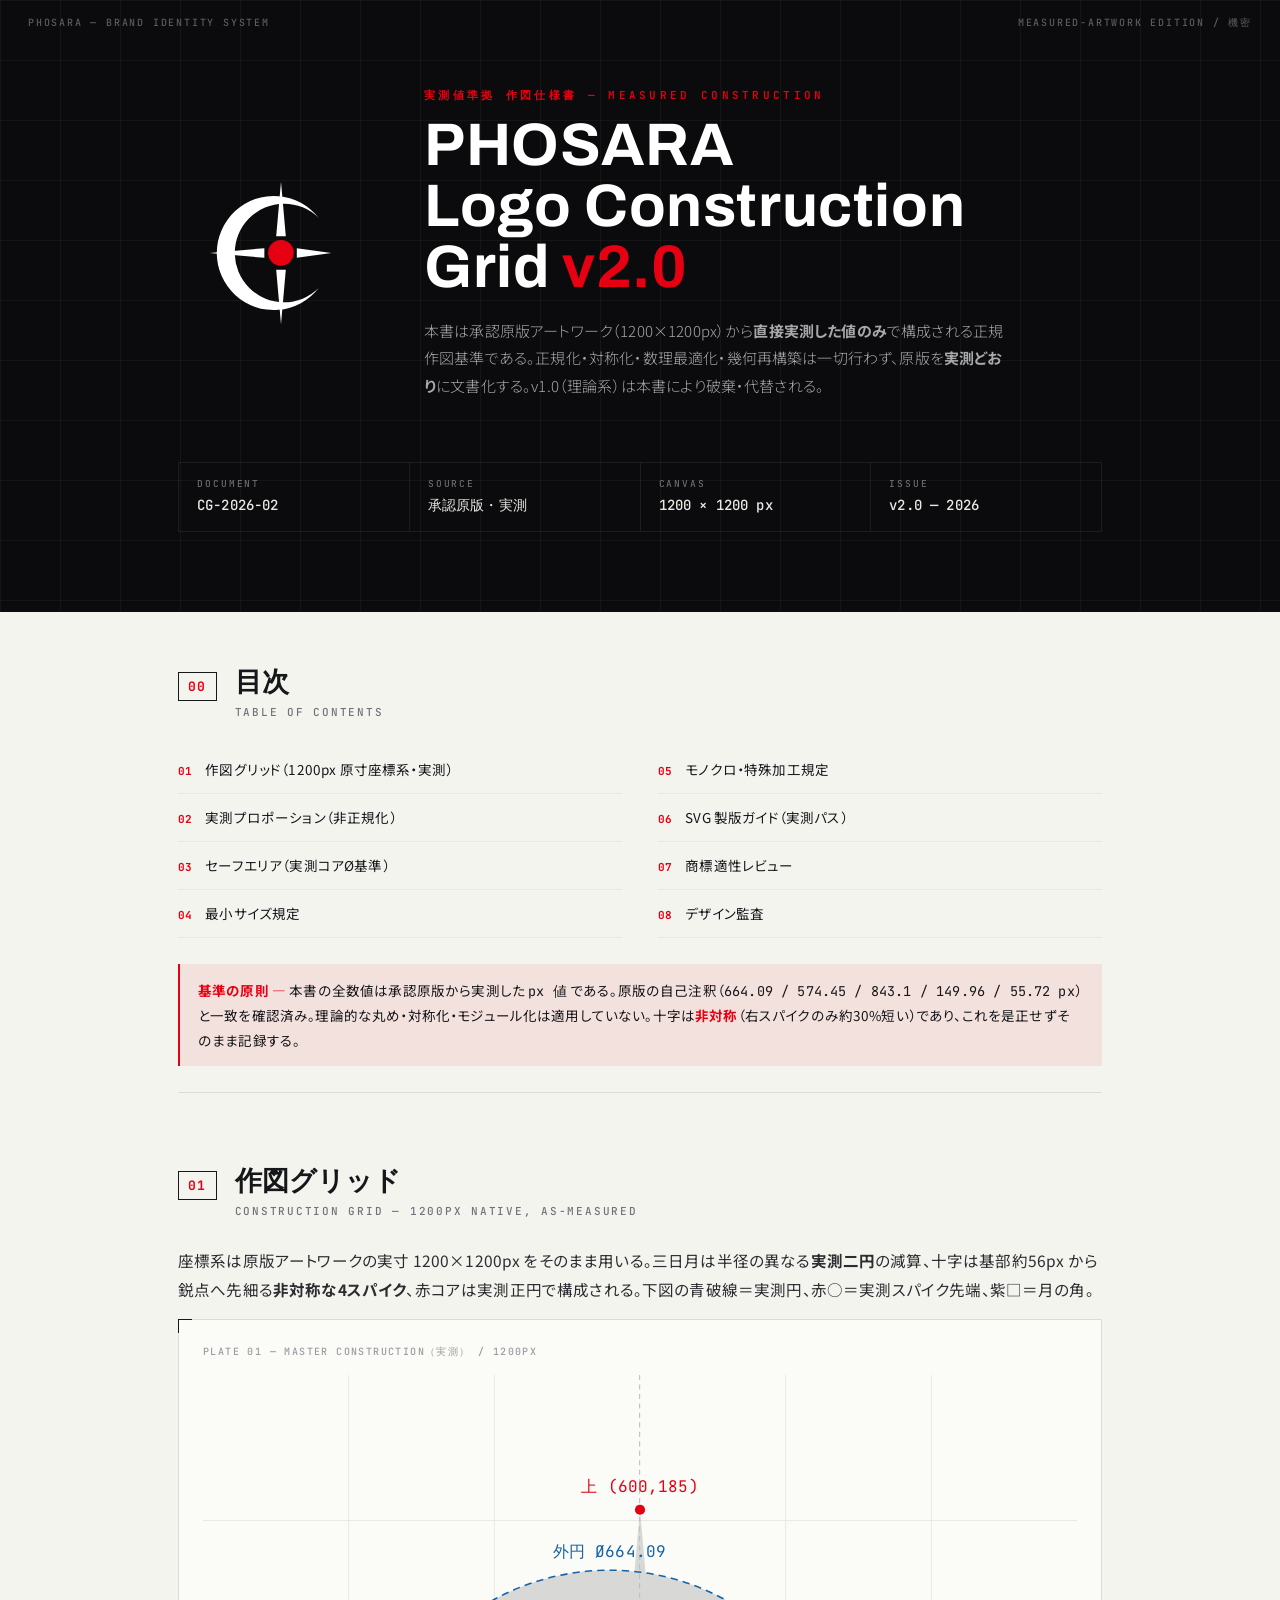
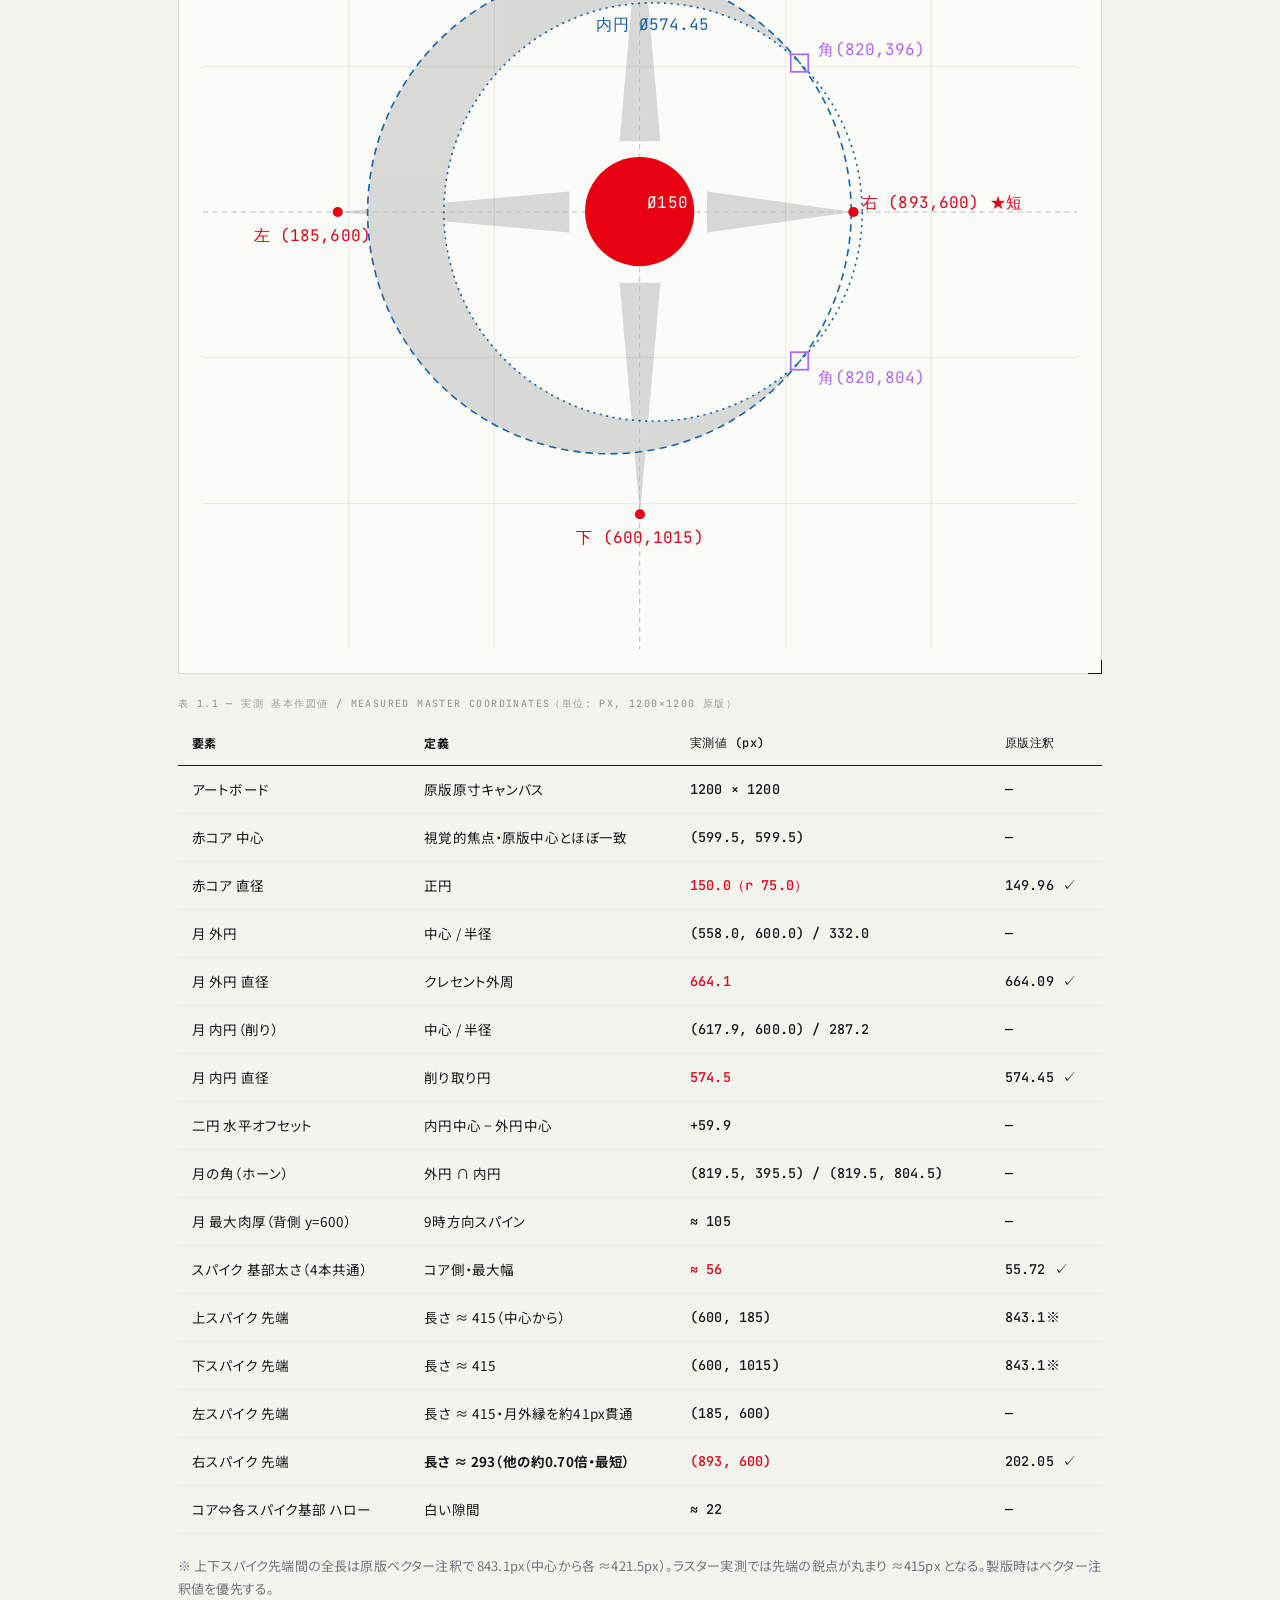
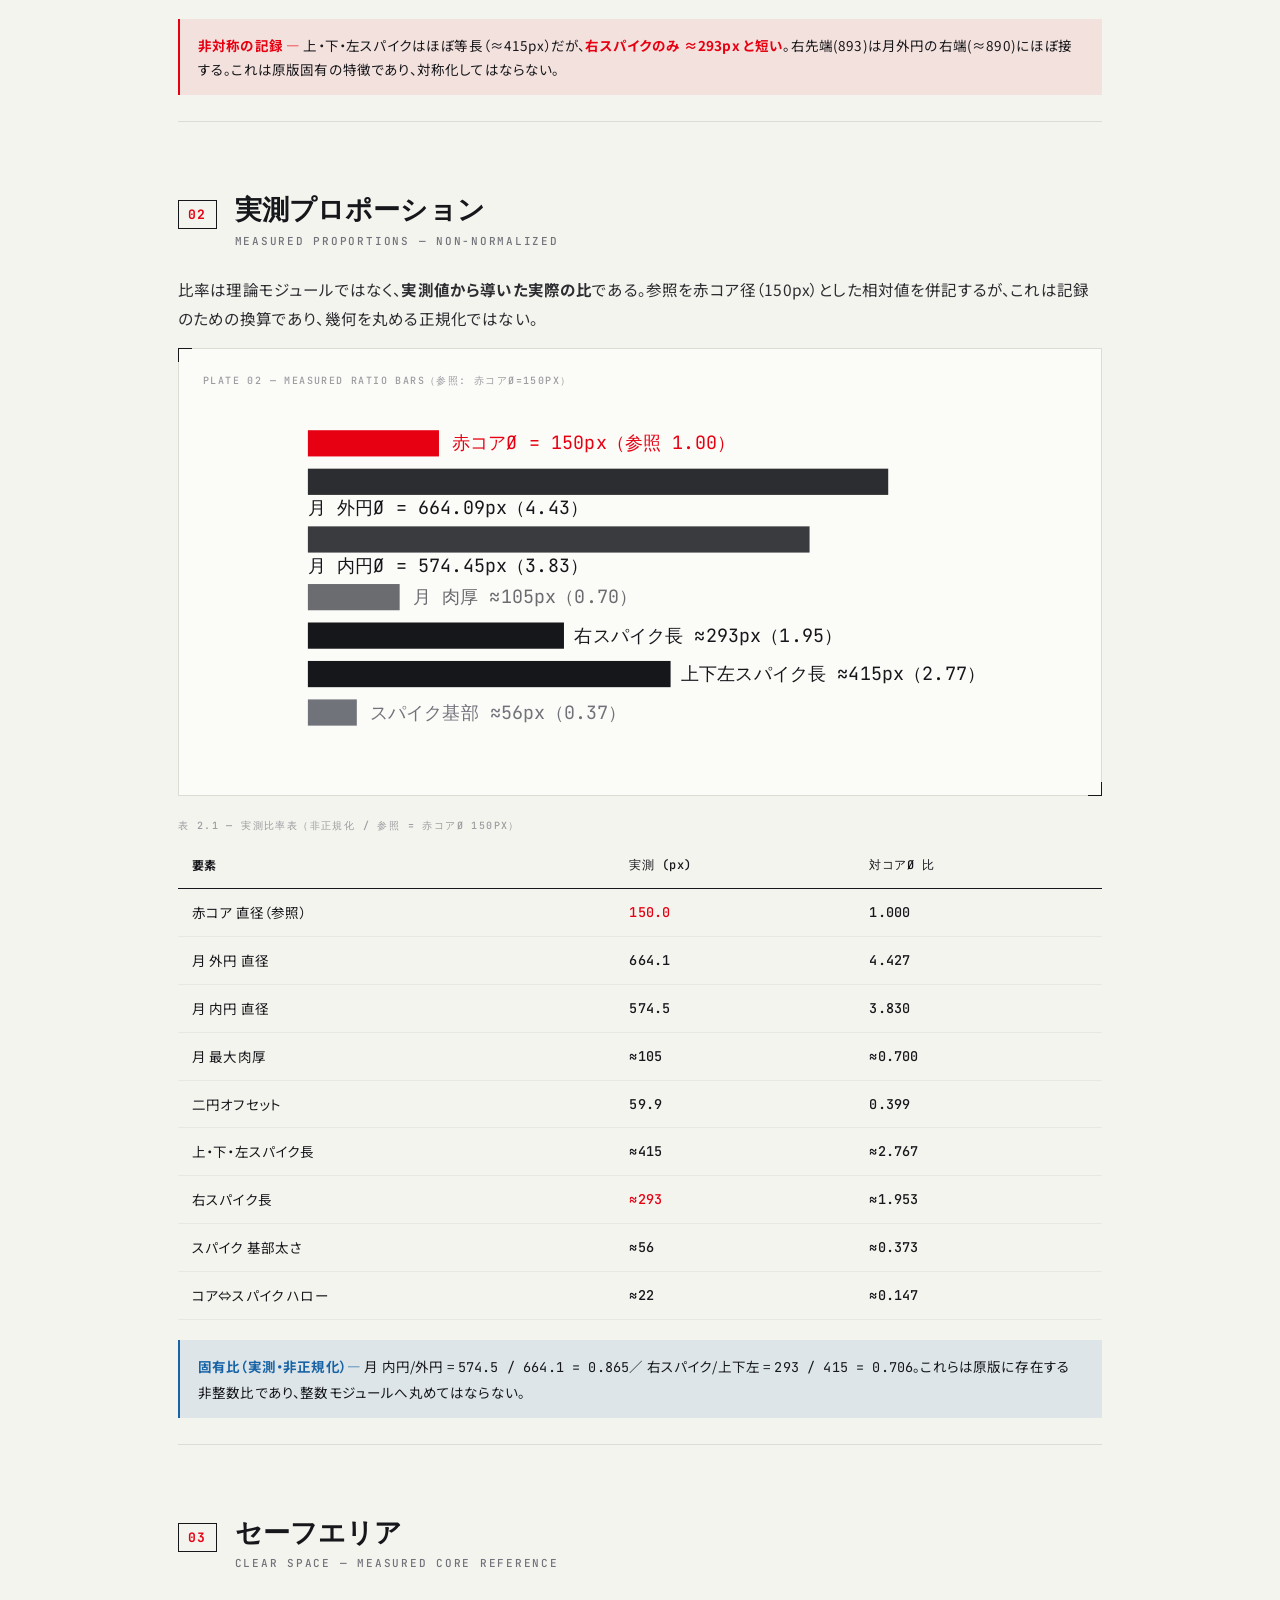
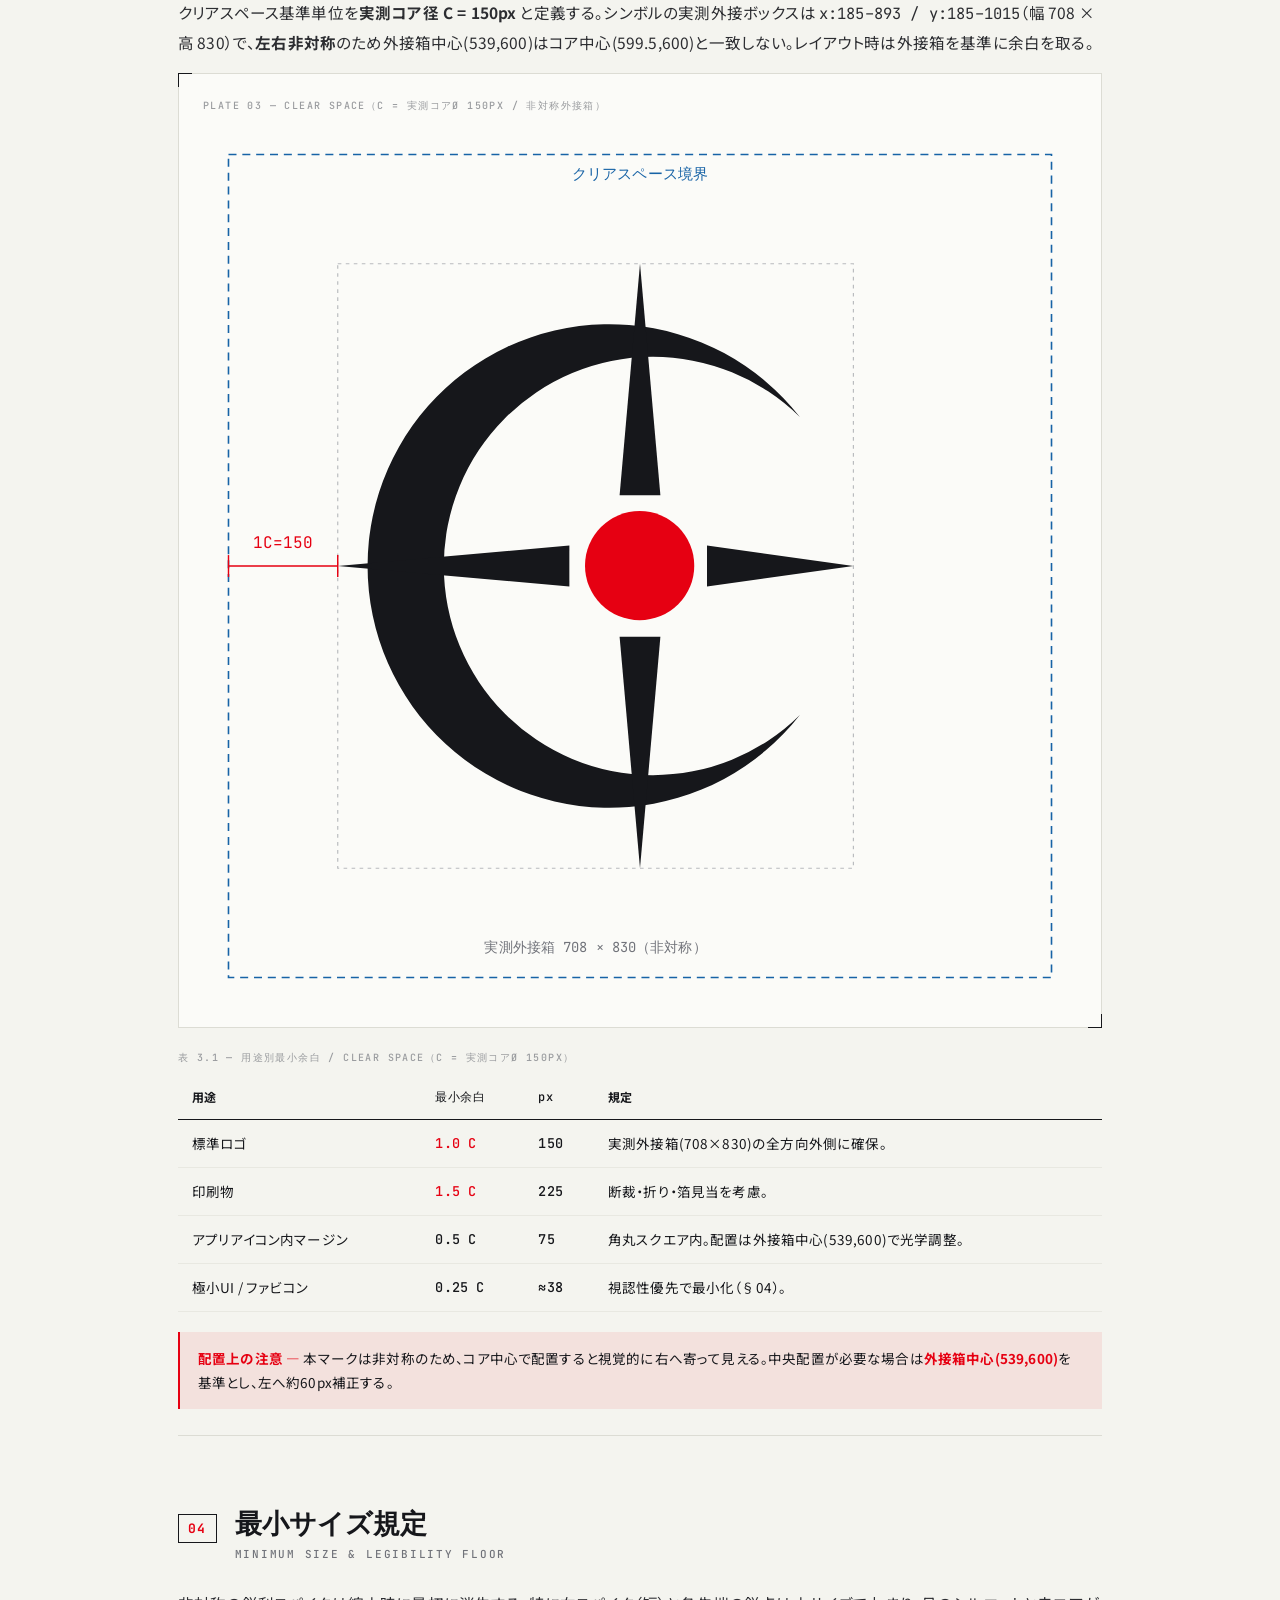
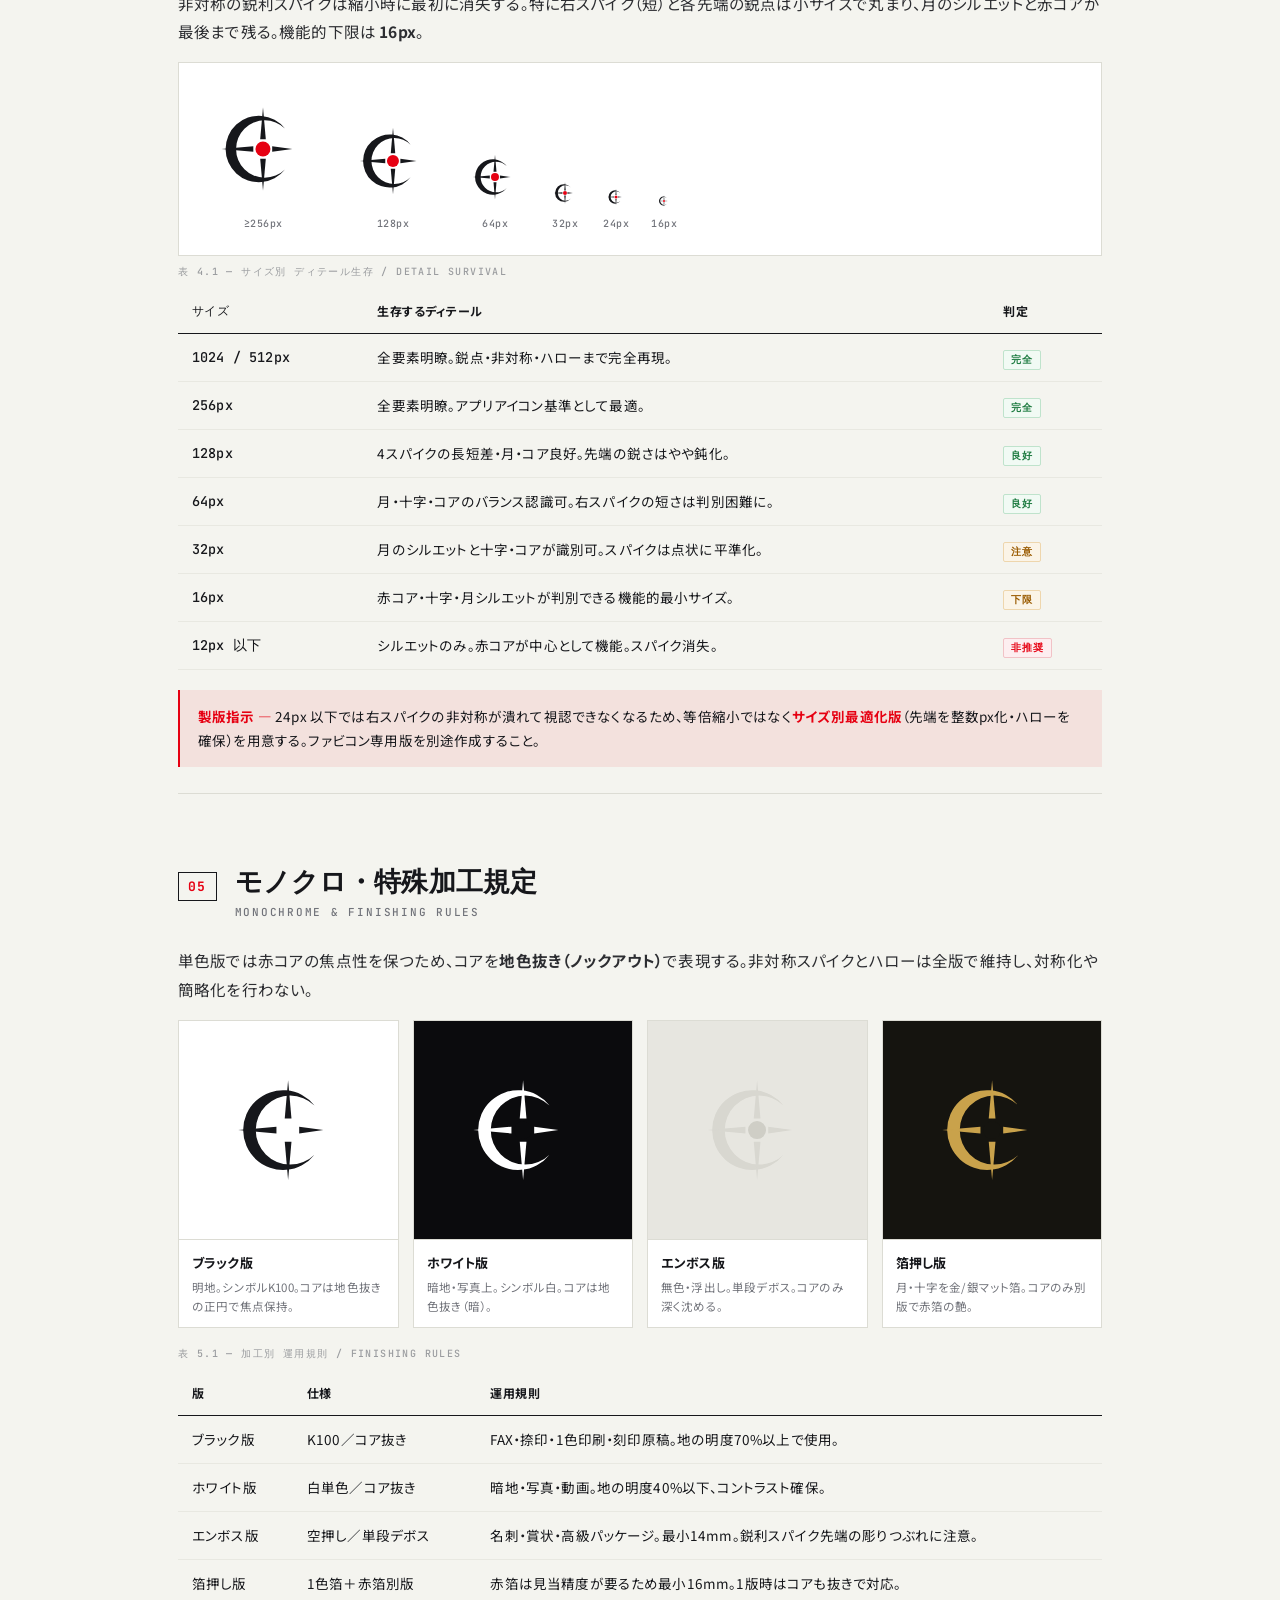
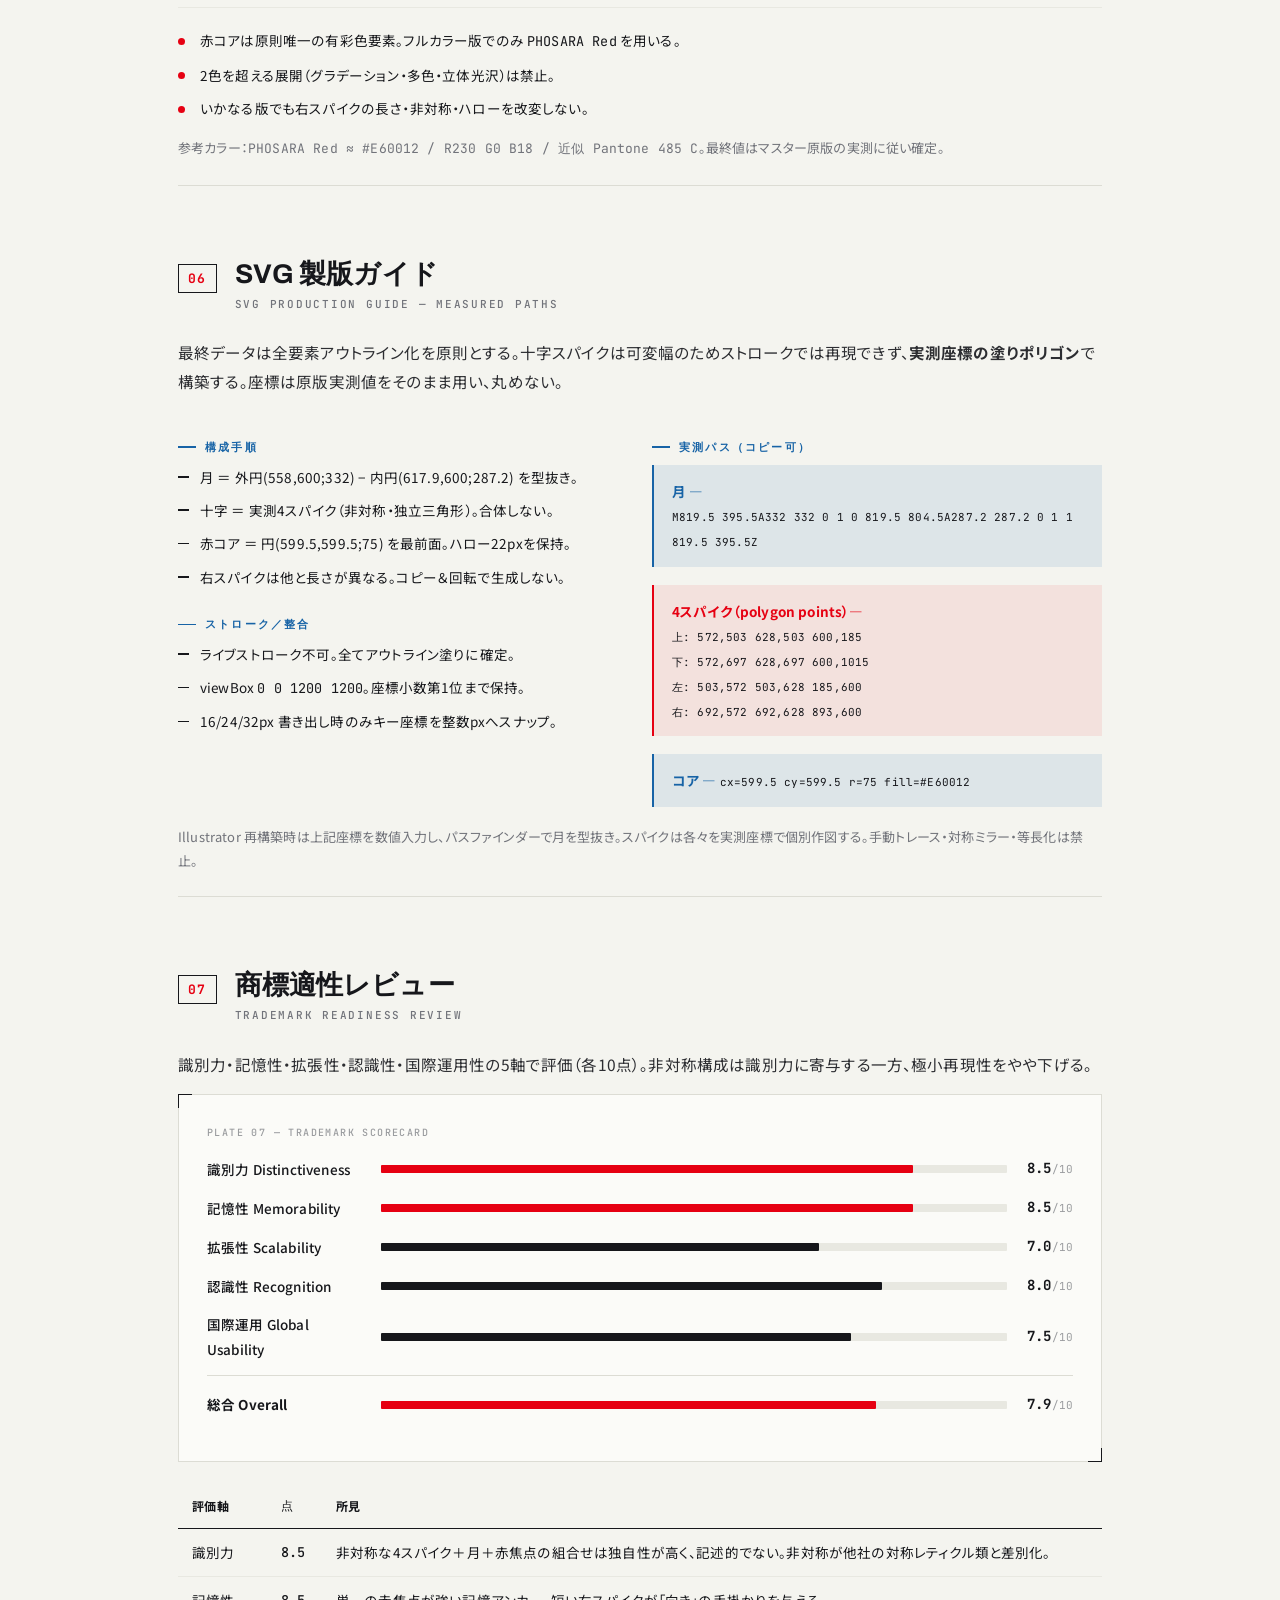
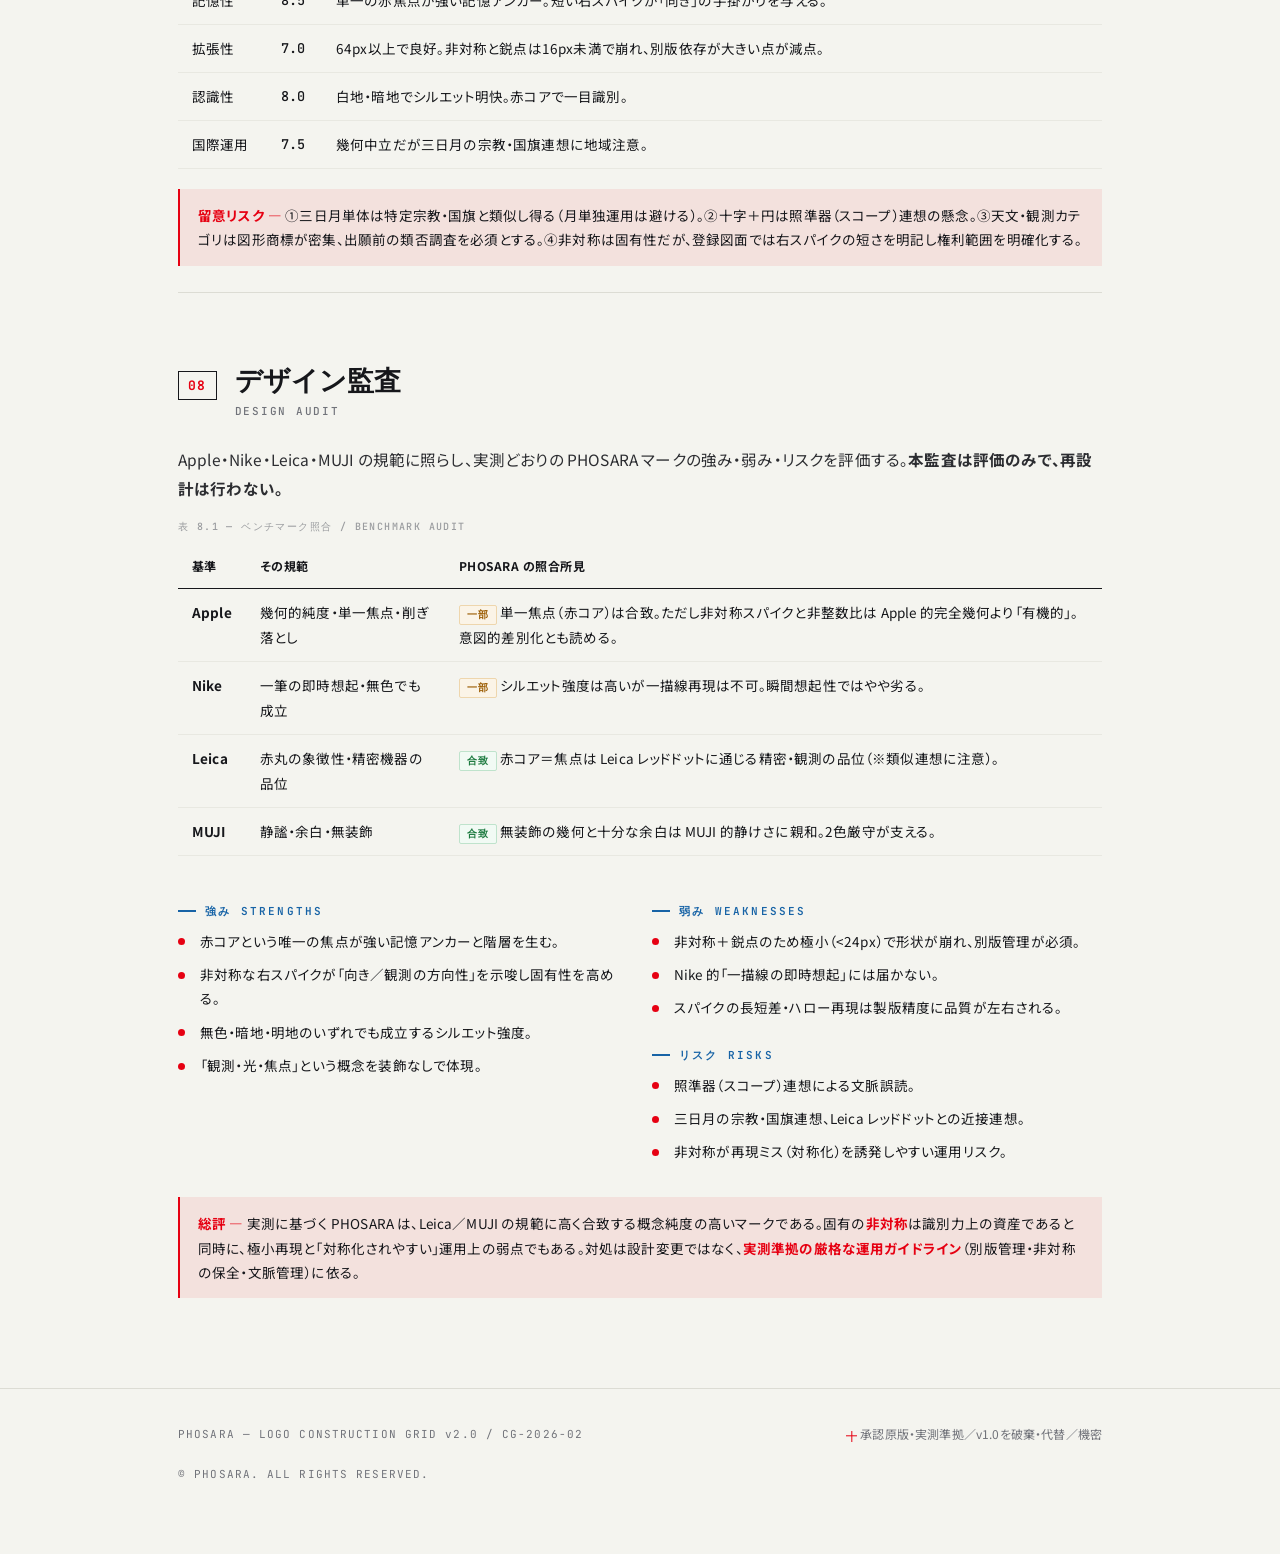
<file: docs/05_デザインシステム/PHOSARA_Construction_Grid_v2.0.html>
<!DOCTYPE html>
<html lang="ja">
<head>
<meta charset="utf-8">
<meta name="viewport" content="width=device-width, initial-scale=1">
<title>PHOSARA Logo Construction Grid v2.0</title>
<link rel="preconnect" href="https://fonts.googleapis.com">
<link rel="preconnect" href="https://fonts.gstatic.com" crossorigin>
<link href="https://fonts.googleapis.com/css2?family=Archivo:wght@500;600;700;800&family=Archivo+Expanded:wght@600;700&family=JetBrains+Mono:wght@400;500;700&family=Noto+Sans+JP:wght@300;400;500;700&display=swap" rel="stylesheet">
<style>
  :root{
    --paper:#F4F4EF; --panel:#FBFBF8; --ink:#16171B; --sub:#71737A; --faint:#9A9C9F;
    --line:#DCDCD4; --line2:#E8E8E1; --blue:#1763A6; --blue-t:rgba(23,99,166,.10);
    --red:#E60012; --red-t:rgba(230,0,18,.08); --dark:#0B0B0D; --maxw:980px;
  }
  *{box-sizing:border-box}
  html{-webkit-text-size-adjust:100%}
  body{margin:0;background:var(--paper);color:var(--ink);
    font-family:"Noto Sans JP",system-ui,sans-serif;font-weight:400;line-height:1.85;letter-spacing:.01em;font-feature-settings:"palt" 1}
  ::selection{background:var(--red);color:#fff}
  .wrap{max-width:var(--maxw);margin:0 auto;padding:0 28px}
  .mono{font-family:"JetBrains Mono",monospace;font-feature-settings:normal}
  .reg{position:relative}
  .reg::before,.reg::after{content:"";position:absolute;width:13px;height:13px;pointer-events:none}
  .reg::before{top:-1px;left:-1px;border-top:1.5px solid var(--ink);border-left:1.5px solid var(--ink)}
  .reg::after{bottom:-1px;right:-1px;border-bottom:1.5px solid var(--ink);border-right:1.5px solid var(--ink)}
  .xhair{display:inline-block;width:11px;height:11px;position:relative;vertical-align:middle}
  .xhair::before,.xhair::after{content:"";position:absolute;background:var(--red)}
  .xhair::before{left:50%;top:0;width:1.4px;height:100%;transform:translateX(-50%)}
  .xhair::after{top:50%;left:0;height:1.4px;width:100%;transform:translateY(-50%)}

  .cover{background:var(--dark);color:#EDEDE8;position:relative;overflow:hidden}
  .cover .wrap{padding-top:64px;padding-bottom:64px}
  .cover-grid{position:absolute;inset:0;background-image:
     linear-gradient(rgba(255,255,255,.04) 1px,transparent 1px),
     linear-gradient(90deg,rgba(255,255,255,.04) 1px,transparent 1px);
     background-size:60px 60px;pointer-events:none}
  .cover-tick{position:absolute;top:18px;left:0;right:0;display:flex;justify-content:space-between;
     font:500 10px/1 "JetBrains Mono",monospace;color:#5B5C5F;letter-spacing:.18em;padding:0 28px}
  .cover-mark{display:flex;align-items:center;gap:40px;flex-wrap:wrap;margin:26px 0 40px}
  .cover-mark svg{width:206px;height:206px;flex:none}
  .eyebrow{font:600 11px/1 "JetBrains Mono",monospace;letter-spacing:.30em;color:var(--red);text-transform:uppercase}
  h1.title{font-family:"Archivo Expanded","Archivo",sans-serif;font-weight:700;
     font-size:clamp(32px,6.4vw,60px);line-height:1.02;letter-spacing:.01em;margin:14px 0 0;color:#fff}
  h1.title .v{color:var(--red)}
  .cover-sub{color:#A7A8AB;max-width:580px;margin-top:18px;font-weight:300;font-size:15px}
  .cover-meta{display:grid;grid-template-columns:repeat(4,1fr);gap:1px;background:#1d1d20;border:1px solid #1d1d20;margin-top:46px}
  .cover-meta div{background:var(--dark);padding:16px 18px}
  .cover-meta dt{font:500 9.5px/1 "JetBrains Mono",monospace;letter-spacing:.2em;color:#6a6b6e;text-transform:uppercase}
  .cover-meta dd{margin:8px 0 0;font:500 14px/1.3 "JetBrains Mono",monospace;color:#E9E9E4}

  section{padding:72px 0 8px;border-top:1px solid var(--line)}
  section:first-of-type{border-top:none}
  .sec-head{display:flex;align-items:baseline;gap:18px;margin-bottom:26px}
  .sec-no{font:700 13px/1 "JetBrains Mono",monospace;color:var(--red);letter-spacing:.1em;border:1.5px solid var(--ink);padding:7px 9px;flex:none}
  .sec-ttl{margin:0;font-family:"Archivo",sans-serif;font-weight:700;font-size:clamp(20px,3.4vw,27px);letter-spacing:.005em;line-height:1.2}
  .sec-ttl small{display:block;font:500 11px/1.4 "JetBrains Mono",monospace;color:var(--sub);letter-spacing:.16em;margin-top:7px;text-transform:uppercase}
  p{margin:0 0 16px}.lead{font-size:15.5px;color:#2c2d31}
  .note{font-size:13px;color:var(--sub);line-height:1.8}
  .kicker{font:600 11px/1 "JetBrains Mono",monospace;letter-spacing:.2em;color:var(--blue);text-transform:uppercase;margin:30px 0 12px;display:flex;align-items:center;gap:9px}
  .kicker::before{content:"";width:18px;height:1.5px;background:var(--blue)}

  .plate{background:var(--panel);border:1px solid var(--line);padding:24px;margin:8px 0 22px;position:relative}
  .plate-dark{background:var(--dark);border-color:#222}
  .plate .cap{display:block;font:500 10px/1.5 "JetBrains Mono",monospace;letter-spacing:.14em;color:var(--faint);text-transform:uppercase;margin-bottom:16px}
  .plate-dark .cap{color:#6c6d70}
  .plate svg{display:block;width:100%;height:auto}

  table{width:100%;border-collapse:collapse;margin:6px 0 20px;font-size:13.5px}
  caption{caption-side:top;text-align:left;font:500 10px/1.5 "JetBrains Mono",monospace;letter-spacing:.14em;color:var(--faint);text-transform:uppercase;padding-bottom:10px}
  th,td{text-align:left;padding:11px 14px;border-bottom:1px solid var(--line2);vertical-align:top}
  thead th{border-bottom:1.5px solid var(--ink);font-weight:700;font-size:12px;letter-spacing:.04em;white-space:nowrap}
  tbody tr:hover{background:var(--blue-t)}
  td.num,th.num{font-family:"JetBrains Mono",monospace;font-weight:500;white-space:nowrap}
  .key{color:var(--red);font-weight:700}
  .tag{display:inline-block;font:600 10px/1 "JetBrains Mono",monospace;letter-spacing:.08em;padding:4px 7px;border:1px solid var(--line);border-radius:2px;color:var(--sub);background:#fff}
  .tag.ok{color:#1c7a3f;border-color:#bfe3cc;background:#f1faf4}
  .tag.warn{color:#9a5b00;border-color:#eed6ad;background:#fbf4e7}
  .tag.no{color:var(--red);border-color:#f1c2c6;background:#fdeef0}

  .cols{display:grid;grid-template-columns:1fr 1fr;gap:24px}
  @media(max-width:760px){.cols{grid-template-columns:1fr}.cover-meta{grid-template-columns:1fr 1fr}}
  .score{display:grid;grid-template-columns:160px 1fr 52px;align-items:center;gap:14px;margin:0 0 13px}
  .score .lab{font-size:13.5px;font-weight:500}.score .bar{height:8px;background:var(--line2);position:relative;border-radius:1px}
  .score .bar i{position:absolute;left:0;top:0;bottom:0;background:var(--ink);border-radius:1px}.score .bar i.hi{background:var(--red)}
  .score .val{font-family:"JetBrains Mono",monospace;font-weight:700;font-size:14px;text-align:right}
  .score .val s{color:var(--faint);text-decoration:none;font-weight:400;font-size:11px}

  .variants{display:grid;grid-template-columns:repeat(4,1fr);gap:14px;margin:6px 0 18px}
  @media(max-width:680px){.variants{grid-template-columns:repeat(2,1fr)}}
  .vcell{border:1px solid var(--line);background:#fff}
  .vcell .sw{aspect-ratio:1/1;display:flex;align-items:center;justify-content:center}
  .vcell .sw svg{width:66%;height:66%}
  .vcell .lab{padding:11px 13px;border-top:1px solid var(--line)}
  .vcell .lab b{display:block;font-size:13px;font-weight:700}.vcell .lab span{display:block;font-size:11.5px;color:var(--sub);margin-top:3px;line-height:1.65}

  .ladder{display:flex;align-items:flex-end;gap:22px;flex-wrap:wrap;background:#fff;border:1px solid var(--line);padding:26px 24px;margin:6px 0 8px}
  .ladder .lz{display:flex;flex-direction:column;align-items:center;gap:10px}
  .ladder .lz .cap{font:500 10px/1 "JetBrains Mono",monospace;color:var(--sub);letter-spacing:.05em}

  .callout{border-left:2.5px solid var(--red);background:var(--red-t);padding:14px 18px;margin:18px 0;font-size:13.5px;line-height:1.8}
  .callout b{color:var(--red)}
  .callout.blue{border-color:var(--blue);background:var(--blue-t)}.callout.blue b{color:var(--blue)}
  ul.clean{margin:0 0 16px;padding-left:0;list-style:none}
  ul.clean li{position:relative;padding-left:22px;margin-bottom:9px;font-size:13.5px;line-height:1.8}
  ul.clean li::before{content:"";position:absolute;left:0;top:.72em;width:7px;height:7px;background:var(--red);border-radius:50%}
  ul.dash li::before{top:.85em;height:1.5px;width:11px;border-radius:0;background:var(--ink)}

  footer{border-top:1px solid var(--line);margin-top:64px;padding:34px 0 70px;color:var(--sub);font-size:12px}
  footer .wrap{display:flex;justify-content:space-between;gap:18px;flex-wrap:wrap;align-items:center}
  footer .mono{font-size:11px;letter-spacing:.1em}
  .toc{columns:2;column-gap:36px;margin:8px 0 0;padding:0;list-style:none}
  @media(max-width:680px){.toc{columns:1}}
  .toc li{break-inside:avoid;border-bottom:1px solid var(--line2);padding:11px 0;display:flex;gap:13px;align-items:baseline}
  .toc li a{color:var(--ink);text-decoration:none;font-size:13.5px}.toc li a:hover{color:var(--red)}
  .toc .n{font:700 11px/1 "JetBrains Mono",monospace;color:var(--red)}
  @media print{.cover-grid,.cover-tick{display:none}body{background:#fff}section{break-inside:avoid}}
</style>
</head>
<body>

<svg width="0" height="0" style="position:absolute" aria-hidden="true">
  <symbol id="ph" viewBox="0 0 1200 1200">
    <path d="M819.5 395.5A332 332 0 1 0 819.5 804.5A287.2 287.2 0 1 1 819.5 395.5Z" fill="currentColor"/>
    <polygon points="572,503 628,503 600,185" fill="currentColor"/>
    <polygon points="572,697 628,697 600,1015" fill="currentColor"/>
    <polygon points="503,572 503,628 185,600" fill="currentColor"/>
    <polygon points="692,572 692,628 893,600" fill="currentColor"/>
    <circle cx="599.5" cy="599.5" r="75" fill="#E60012"/>
  </symbol>
  <symbol id="ph-ko" viewBox="0 0 1200 1200">
    <path d="M819.5 395.5A332 332 0 1 0 819.5 804.5A287.2 287.2 0 1 1 819.5 395.5Z" fill="currentColor"/>
    <polygon points="572,503 628,503 600,185" fill="currentColor"/>
    <polygon points="572,697 628,697 600,1015" fill="currentColor"/>
    <polygon points="503,572 503,628 185,600" fill="currentColor"/>
    <polygon points="692,572 692,628 893,600" fill="currentColor"/>
    <circle cx="599.5" cy="599.5" r="75" fill="var(--ko,#fff)"/>
  </symbol>
</svg>

<!-- ============ COVER ============ -->
<header class="cover">
  <div class="cover-grid"></div>
  <div class="cover-tick"><span>PHOSARA — BRAND IDENTITY SYSTEM</span><span>MEASURED-ARTWORK EDITION / 機密</span></div>
  <div class="wrap">
    <div class="cover-mark">
      <svg viewBox="0 0 1200 1200" style="color:#fff" role="img" aria-label="PHOSARA symbol"><use href="#ph"/></svg>
      <div>
        <div class="eyebrow">実測値準拠 作図仕様書 — Measured Construction</div>
        <h1 class="title">PHOSARA<br>Logo Construction<br>Grid <span class="v">v2.0</span></h1>
        <p class="cover-sub">本書は承認原版アートワーク（1200×1200px）から<b>直接実測した値のみ</b>で構成される正規作図基準である。正規化・対称化・数理最適化・幾何再構築は一切行わず、原版を<b>実測どおり</b>に文書化する。v1.0（理論系）は本書により破棄・代替される。</p>
      </div>
    </div>
    <dl class="cover-meta">
      <div><dt>Document</dt><dd>CG-2026-02</dd></div>
      <div><dt>Source</dt><dd>承認原版・実測</dd></div>
      <div><dt>Canvas</dt><dd>1200 × 1200 px</dd></div>
      <div><dt>Issue</dt><dd>v2.0 — 2026</dd></div>
    </dl>
  </div>
</header>

<div class="wrap">

<!-- TOC -->
<section style="border-top:none;padding-top:54px">
  <div class="sec-head"><span class="sec-no">00</span><h2 class="sec-ttl">目次<small>Table of Contents</small></h2></div>
  <ol class="toc">
    <li><span class="n">01</span><a href="#s1">作図グリッド（1200px 原寸座標系・実測）</a></li>
    <li><span class="n">02</span><a href="#s2">実測プロポーション（非正規化）</a></li>
    <li><span class="n">03</span><a href="#s3">セーフエリア（実測コアØ基準）</a></li>
    <li><span class="n">04</span><a href="#s4">最小サイズ規定</a></li>
    <li><span class="n">05</span><a href="#s5">モノクロ・特殊加工規定</a></li>
    <li><span class="n">06</span><a href="#s6">SVG 製版ガイド（実測パス）</a></li>
    <li><span class="n">07</span><a href="#s7">商標適性レビュー</a></li>
    <li><span class="n">08</span><a href="#s8">デザイン監査</a></li>
  </ol>
  <div class="callout" style="margin-top:26px">
    <b>基準の原則 —</b> 本書の全数値は承認原版から実測した <span class="mono">px 値</span> である。原版の自己注釈（<span class="mono">664.09 / 574.45 / 843.1 / 149.96 / 55.72 px</span>）と一致を確認済み。理論的な丸め・対称化・モジュール化は適用していない。十字は<b>非対称</b>（右スパイクのみ約30%短い）であり、これを是正せずそのまま記録する。
  </div>
</section>

<!-- ============ 01 ============ -->
<section id="s1">
  <div class="sec-head"><span class="sec-no">01</span><h2 class="sec-ttl">作図グリッド<small>Construction Grid — 1200px Native, As-Measured</small></h2></div>
  <p class="lead">座標系は原版アートワークの実寸 1200×1200px をそのまま用いる。三日月は半径の異なる<b>実測二円</b>の減算、十字は基部約56px から鋭点へ先細る<b>非対称な4スパイク</b>、赤コアは実測正円で構成される。下図の青破線＝実測円、赤○＝実測スパイク先端、紫□＝月の角。</p>

  <div class="plate reg">
    <span class="cap">PLATE 01 — Master Construction（実測） / 1200px</span>
    <svg viewBox="0 0 1200 1200">
      <g stroke="#e3e3da" stroke-width="1">
        <g>
          <line x1="0" y1="200" x2="1200" y2="200"/><line x1="0" y1="400" x2="1200" y2="400"/>
          <line x1="0" y1="800" x2="1200" y2="800"/><line x1="0" y1="1000" x2="1200" y2="1000"/>
          <line x1="200" y1="0" x2="200" y2="1200"/><line x1="400" y1="0" x2="400" y2="1200"/>
          <line x1="800" y1="0" x2="800" y2="1200"/><line x1="1000" y1="0" x2="1000" y2="1200"/>
        </g>
      </g>
      <!-- faint solid mark -->
      <g opacity="0.15" fill="#16171b">
        <path d="M819.5 395.5A332 332 0 1 0 819.5 804.5A287.2 287.2 0 1 1 819.5 395.5Z"/>
        <polygon points="572,503 628,503 600,185"/><polygon points="572,697 628,697 600,1015"/>
        <polygon points="503,572 503,628 185,600"/><polygon points="692,572 692,628 893,600"/>
      </g>
      <!-- center axes through core -->
      <g stroke="#b9bbbe" stroke-width="1.4" stroke-dasharray="7 6">
        <line x1="599.5" y1="0" x2="599.5" y2="1200"/><line x1="0" y1="600" x2="1200" y2="600"/>
      </g>
      <!-- measured circles -->
      <circle cx="558" cy="600" r="332" fill="none" stroke="#1763A6" stroke-width="2.2" stroke-dasharray="10 7"/>
      <circle cx="617.9" cy="600" r="287.2" fill="none" stroke="#1763A6" stroke-width="2.2" stroke-dasharray="3 6"/>
      <circle cx="558" cy="600" r="6" fill="#1763A6"/><circle cx="617.9" cy="600" r="6" fill="#1763A6"/>
      <!-- spike tips -->
      <g fill="#E60012">
        <circle cx="600" cy="185" r="7"/><circle cx="600" cy="1015" r="7"/>
        <circle cx="185" cy="600" r="7"/><circle cx="893" cy="600" r="7"/>
      </g>
      <!-- horns -->
      <rect x="807" y="383.5" width="24" height="24" fill="none" stroke="#B266FF" stroke-width="2.4"/>
      <rect x="807" y="792.5" width="24" height="24" fill="none" stroke="#B266FF" stroke-width="2.4"/>
      <!-- core -->
      <circle cx="599.5" cy="599.5" r="75" fill="#E60012"/>
      <!-- labels -->
      <g font-family="JetBrains Mono" font-size="22" fill="#16171b">
        <text x="558" y="250" fill="#1763A6" text-anchor="middle">外円 Ø664.09</text>
        <text x="617.9" y="350" fill="#1763A6" text-anchor="middle">内円 Ø574.45</text>
        <text x="600" y="160" fill="#E60012" text-anchor="middle">上 (600,185)</text>
        <text x="600" y="1055" fill="#E60012" text-anchor="middle">下 (600,1015)</text>
        <text x="150" y="640" fill="#E60012" text-anchor="middle">左 (185,600)</text>
        <text x="905" y="595" fill="#E60012">右 (893,600) ★短</text>
        <text x="845" y="385" fill="#B266FF">角(820,396)</text>
        <text x="845" y="835" fill="#B266FF">角(820,804)</text>
        <text x="610" y="595" fill="#fff">Ø150</text>
      </g>
    </svg>
  </div>

  <table>
    <caption>表 1.1 — 実測 基本作図値 / Measured Master Coordinates（単位: px, 1200×1200 原版）</caption>
    <thead><tr><th>要素</th><th>定義</th><th class="num">実測値 (px)</th><th class="num">原版注釈</th></tr></thead>
    <tbody>
      <tr><td>アートボード</td><td>原版原寸キャンバス</td><td class="num">1200 × 1200</td><td class="num">—</td></tr>
      <tr><td>赤コア 中心</td><td>視覚的焦点・原版中心とほぼ一致</td><td class="num">(599.5, 599.5)</td><td class="num">—</td></tr>
      <tr><td>赤コア 直径</td><td>正円</td><td class="num key">150.0（r 75.0）</td><td class="num">149.96 ✓</td></tr>
      <tr><td>月 外円</td><td>中心 / 半径</td><td class="num">(558.0, 600.0) / 332.0</td><td class="num">—</td></tr>
      <tr><td>月 外円 直径</td><td>クレセント外周</td><td class="num key">664.1</td><td class="num">664.09 ✓</td></tr>
      <tr><td>月 内円（削り）</td><td>中心 / 半径</td><td class="num">(617.9, 600.0) / 287.2</td><td class="num">—</td></tr>
      <tr><td>月 内円 直径</td><td>削り取り円</td><td class="num key">574.5</td><td class="num">574.45 ✓</td></tr>
      <tr><td>二円 水平オフセット</td><td>内円中心 − 外円中心</td><td class="num">+59.9</td><td class="num">—</td></tr>
      <tr><td>月の角（ホーン）</td><td>外円 ∩ 内円</td><td class="num">(819.5, 395.5) / (819.5, 804.5)</td><td class="num">—</td></tr>
      <tr><td>月 最大肉厚（背側 y=600）</td><td>9時方向スパイン</td><td class="num">≈ 105</td><td class="num">—</td></tr>
      <tr><td>スパイク 基部太さ（4本共通）</td><td>コア側・最大幅</td><td class="num key">≈ 56</td><td class="num">55.72 ✓</td></tr>
      <tr><td>上スパイク 先端</td><td>長さ ≈ 415（中心から）</td><td class="num">(600, 185)</td><td class="num">843.1※</td></tr>
      <tr><td>下スパイク 先端</td><td>長さ ≈ 415</td><td class="num">(600, 1015)</td><td class="num">843.1※</td></tr>
      <tr><td>左スパイク 先端</td><td>長さ ≈ 415・月外縁を約41px貫通</td><td class="num">(185, 600)</td><td class="num">—</td></tr>
      <tr><td>右スパイク 先端</td><td><b>長さ ≈ 293（他の約0.70倍・最短）</b></td><td class="num key">(893, 600)</td><td class="num">202.05 ✓</td></tr>
      <tr><td>コア⇔各スパイク基部 ハロー</td><td>白い隙間</td><td class="num">≈ 22</td><td class="num">—</td></tr>
    </tbody>
  </table>
  <p class="note">※ 上下スパイク先端間の全長は原版ベクター注釈で 843.1px（中心から各 ≈421.5px）。ラスター実測では先端の鋭点が丸まり ≈415px となる。製版時はベクター注釈値を優先する。</p>
  <div class="callout"><b>非対称の記録 —</b> 上・下・左スパイクはほぼ等長（≈415px）だが、<b>右スパイクのみ ≈293px と短い</b>。右先端(893)は月外円の右端(≈890)にほぼ接する。これは原版固有の特徴であり、対称化してはならない。</div>
</section>

<!-- ============ 02 ============ -->
<section id="s2">
  <div class="sec-head"><span class="sec-no">02</span><h2 class="sec-ttl">実測プロポーション<small>Measured Proportions — Non-Normalized</small></h2></div>
  <p class="lead">比率は理論モジュールではなく、<b>実測値から導いた実際の比</b>である。参照を赤コア径（150px）とした相対値を併記するが、これは記録のための換算であり、幾何を丸める正規化ではない。</p>

  <div class="plate reg">
    <span class="cap">PLATE 02 — Measured Ratio Bars（参照: 赤コアØ=150px）</span>
    <svg viewBox="0 0 1000 420">
      <g font-family="JetBrains Mono" font-size="21">
        <!-- scale: 150px(core) = 150 display units -> use factor 0.13 to fit; core bar 150*1.0 -->
        <rect x="120" y="30" width="150" height="30" fill="#E60012"/>
        <text x="285" y="52" fill="#E60012">赤コアØ = 150px（参照 1.00）</text>
        <rect x="120" y="74" width="664" height="30" fill="#16171b" opacity=".9"/>
        <text x="120" y="126" fill="#16171b">月 外円Ø = 664.09px（4.43）</text>
        <rect x="120" y="140" width="574" height="30" fill="#3a3b3f"/>
        <text x="120" y="192" fill="#16171b">月 内円Ø = 574.45px（3.83）</text>
        <rect x="120" y="206" width="105" height="30" fill="#6b6c70"/>
        <text x="240" y="228" fill="#6b6c70">月 肉厚 ≈105px（0.70）</text>
        <rect x="120" y="250" width="293" height="30" fill="#16171b"/>
        <text x="425" y="272" fill="#16171b">右スパイク長 ≈293px（1.95）</text>
        <rect x="120" y="294" width="415" height="30" fill="#16171b"/>
        <text x="547" y="316" fill="#16171b">上下左スパイク長 ≈415px（2.77）</text>
        <rect x="120" y="338" width="56" height="30" fill="#71737a"/>
        <text x="191" y="360" fill="#71737a">スパイク基部 ≈56px（0.37）</text>
      </g>
    </svg>
  </div>

  <table>
    <caption>表 2.1 — 実測比率表（非正規化 / 参照 = 赤コアØ 150px）</caption>
    <thead><tr><th>要素</th><th class="num">実測 (px)</th><th class="num">対コアØ 比</th></tr></thead>
    <tbody>
      <tr><td>赤コア 直径（参照）</td><td class="num key">150.0</td><td class="num">1.000</td></tr>
      <tr><td>月 外円 直径</td><td class="num">664.1</td><td class="num">4.427</td></tr>
      <tr><td>月 内円 直径</td><td class="num">574.5</td><td class="num">3.830</td></tr>
      <tr><td>月 最大肉厚</td><td class="num">≈105</td><td class="num">≈0.700</td></tr>
      <tr><td>二円オフセット</td><td class="num">59.9</td><td class="num">0.399</td></tr>
      <tr><td>上・下・左スパイク長</td><td class="num">≈415</td><td class="num">≈2.767</td></tr>
      <tr><td>右スパイク長</td><td class="num key">≈293</td><td class="num">≈1.953</td></tr>
      <tr><td>スパイク 基部太さ</td><td class="num">≈56</td><td class="num">≈0.373</td></tr>
      <tr><td>コア⇔スパイク ハロー</td><td class="num">≈22</td><td class="num">≈0.147</td></tr>
    </tbody>
  </table>
  <div class="callout blue"><b>固有比（実測・非正規化）—</b> 月 内円/外円 = <span class="mono">574.5 / 664.1 = 0.865</span>／ 右スパイク/上下左 = <span class="mono">293 / 415 = 0.706</span>。これらは原版に存在する非整数比であり、整数モジュールへ丸めてはならない。</div>
</section>

<!-- ============ 03 ============ -->
<section id="s3">
  <div class="sec-head"><span class="sec-no">03</span><h2 class="sec-ttl">セーフエリア<small>Clear Space — Measured Core Reference</small></h2></div>
  <p class="lead">クリアスペース基準単位を<b>実測コア径 C = 150px</b> と定義する。シンボルの実測外接ボックスは <span class="mono">x:185–893 / y:185–1015</span>（幅 708 × 高 830）で、<b>左右非対称</b>のため外接箱中心(539,600)はコア中心(599.5,600)と一致しない。レイアウト時は外接箱を基準に余白を取る。</p>

  <div class="plate reg">
    <span class="cap">PLATE 03 — Clear Space（C = 実測コアØ 150px / 非対称外接箱）</span>
    <svg viewBox="0 0 1200 1200">
      <rect x="35" y="35" width="1130" height="1130" fill="none" stroke="#1763A6" stroke-width="2.2" stroke-dasharray="11 8"/>
      <rect x="185" y="185" width="708" height="830" fill="none" stroke="#b9bbbe" stroke-width="1.6" stroke-dasharray="5 6"/>
      <g fill="#16171b">
        <path d="M819.5 395.5A332 332 0 1 0 819.5 804.5A287.2 287.2 0 1 1 819.5 395.5Z"/>
        <polygon points="572,503 628,503 600,185"/><polygon points="572,697 628,697 600,1015"/>
        <polygon points="503,572 503,628 185,600"/><polygon points="692,572 692,628 893,600"/>
      </g>
      <circle cx="599.5" cy="599.5" r="75" fill="#E60012"/>
      <line x1="35" y1="600" x2="185" y2="600" stroke="#E60012" stroke-width="2"/>
      <line x1="35" y1="585" x2="35" y2="615" stroke="#E60012" stroke-width="2"/>
      <line x1="185" y1="585" x2="185" y2="615" stroke="#E60012" stroke-width="2"/>
      <text x="110" y="575" font-family="JetBrains Mono" font-size="22" fill="#E60012" text-anchor="middle">1C=150</text>
      <text x="600" y="68" font-family="JetBrains Mono" font-size="21" fill="#1763A6" text-anchor="middle">クリアスペース境界</text>
      <text x="539" y="1130" font-family="JetBrains Mono" font-size="19" fill="#71737a" text-anchor="middle">実測外接箱 708 × 830（非対称）</text>
    </svg>
  </div>

  <table>
    <caption>表 3.1 — 用途別最小余白 / Clear Space（C = 実測コアØ 150px）</caption>
    <thead><tr><th>用途</th><th class="num">最小余白</th><th class="num">px</th><th>規定</th></tr></thead>
    <tbody>
      <tr><td>標準ロゴ</td><td class="num key">1.0 C</td><td class="num">150</td><td>実測外接箱(708×830)の全方向外側に確保。</td></tr>
      <tr><td>印刷物</td><td class="num key">1.5 C</td><td class="num">225</td><td>断裁・折り・箔見当を考慮。</td></tr>
      <tr><td>アプリアイコン内マージン</td><td class="num">0.5 C</td><td class="num">75</td><td>角丸スクエア内。配置は外接箱中心(539,600)で光学調整。</td></tr>
      <tr><td>極小UI / ファビコン</td><td class="num">0.25 C</td><td class="num">≈38</td><td>視認性優先で最小化（§04）。</td></tr>
    </tbody>
  </table>
  <div class="callout"><b>配置上の注意 —</b> 本マークは非対称のため、コア中心で配置すると視覚的に右へ寄って見える。中央配置が必要な場合は<b>外接箱中心(539,600)</b>を基準とし、左へ約60px補正する。</div>
</section>

<!-- ============ 04 ============ -->
<section id="s4">
  <div class="sec-head"><span class="sec-no">04</span><h2 class="sec-ttl">最小サイズ規定<small>Minimum Size &amp; Legibility Floor</small></h2></div>
  <p class="lead">非対称の鋭利スパイクは縮小時に最初に消失する。特に右スパイク（短）と各先端の鋭点は小サイズで丸まり、月のシルエットと赤コアが最後まで残る。機能的下限は <b>16px</b>。</p>

  <div class="ladder">
    <div class="lz"><svg width="120" height="120" style="color:#16171b"><use href="#ph"/></svg><div class="cap">≥256px</div></div>
    <div class="lz"><svg width="96" height="96" style="color:#16171b"><use href="#ph"/></svg><div class="cap">128px</div></div>
    <div class="lz"><svg width="64" height="64" style="color:#16171b"><use href="#ph"/></svg><div class="cap">64px</div></div>
    <div class="lz"><svg width="32" height="32" style="color:#16171b"><use href="#ph"/></svg><div class="cap">32px</div></div>
    <div class="lz"><svg width="24" height="24" style="color:#16171b"><use href="#ph"/></svg><div class="cap">24px</div></div>
    <div class="lz"><svg width="16" height="16" style="color:#16171b"><use href="#ph"/></svg><div class="cap">16px</div></div>
  </div>

  <table>
    <caption>表 4.1 — サイズ別 ディテール生存 / Detail Survival</caption>
    <thead><tr><th class="num">サイズ</th><th>生存するディテール</th><th>判定</th></tr></thead>
    <tbody>
      <tr><td class="num">1024 / 512px</td><td>全要素明瞭。鋭点・非対称・ハローまで完全再現。</td><td><span class="tag ok">完全</span></td></tr>
      <tr><td class="num">256px</td><td>全要素明瞭。アプリアイコン基準として最適。</td><td><span class="tag ok">完全</span></td></tr>
      <tr><td class="num">128px</td><td>4スパイクの長短差・月・コア良好。先端の鋭さはやや鈍化。</td><td><span class="tag ok">良好</span></td></tr>
      <tr><td class="num">64px</td><td>月・十字・コアのバランス認識可。右スパイクの短さは判別困難に。</td><td><span class="tag ok">良好</span></td></tr>
      <tr><td class="num">32px</td><td>月のシルエットと十字・コアが識別可。スパイクは点状に平準化。</td><td><span class="tag warn">注意</span></td></tr>
      <tr><td class="num">16px</td><td>赤コア・十字・月シルエットが判別できる機能的最小サイズ。</td><td><span class="tag warn">下限</span></td></tr>
      <tr><td class="num">12px 以下</td><td>シルエットのみ。赤コアが中心として機能。スパイク消失。</td><td><span class="tag no">非推奨</span></td></tr>
    </tbody>
  </table>
  <div class="callout"><b>製版指示 —</b> 24px 以下では右スパイクの非対称が潰れて視認できなくなるため、等倍縮小ではなく<b>サイズ別最適化版</b>（先端を整数px化・ハローを確保）を用意する。ファビコン専用版を別途作成すること。</div>
</section>

<!-- ============ 05 ============ -->
<section id="s5">
  <div class="sec-head"><span class="sec-no">05</span><h2 class="sec-ttl">モノクロ・特殊加工規定<small>Monochrome &amp; Finishing Rules</small></h2></div>
  <p class="lead">単色版では赤コアの焦点性を保つため、コアを<b>地色抜き（ノックアウト）</b>で表現する。非対称スパイクとハローは全版で維持し、対称化や簡略化を行わない。</p>

  <div class="variants">
    <div class="vcell"><div class="sw" style="background:#fff"><svg viewBox="0 0 1200 1200" style="color:#16171b;--ko:#fff"><use href="#ph-ko"/></svg></div>
      <div class="lab"><b>ブラック版</b><span>明地。シンボルK100。コアは地色抜きの正円で焦点保持。</span></div></div>
    <div class="vcell"><div class="sw" style="background:#0B0B0D"><svg viewBox="0 0 1200 1200" style="color:#fff;--ko:#0B0B0D"><use href="#ph-ko"/></svg></div>
      <div class="lab"><b>ホワイト版</b><span>暗地・写真上。シンボル白。コアは地色抜き（暗）。</span></div></div>
    <div class="vcell"><div class="sw" style="background:#E7E6E0"><svg viewBox="0 0 1200 1200" style="color:#d8d7d0;--ko:#cfcec6"><use href="#ph-ko"/></svg></div>
      <div class="lab"><b>エンボス版</b><span>無色・浮出し。単段デボス。コアのみ深く沈める。</span></div></div>
    <div class="vcell"><div class="sw" style="background:#15140F"><svg viewBox="0 0 1200 1200" style="color:#C9A24B;--ko:#15140F"><use href="#ph-ko"/></svg></div>
      <div class="lab"><b>箔押し版</b><span>月・十字を金/銀マット箔。コアのみ別版で赤箔の艶。</span></div></div>
  </div>

  <table>
    <caption>表 5.1 — 加工別 運用規則 / Finishing Rules</caption>
    <thead><tr><th>版</th><th>仕様</th><th>運用規則</th></tr></thead>
    <tbody>
      <tr><td>ブラック版</td><td>K100／コア抜き</td><td>FAX・捺印・1色印刷・刻印原稿。地の明度70%以上で使用。</td></tr>
      <tr><td>ホワイト版</td><td>白単色／コア抜き</td><td>暗地・写真・動画。地の明度40%以下、コントラスト確保。</td></tr>
      <tr><td>エンボス版</td><td>空押し／単段デボス</td><td>名刺・賞状・高級パッケージ。最小14mm。鋭利スパイク先端の彫りつぶれに注意。</td></tr>
      <tr><td>箔押し版</td><td>1色箔＋赤箔別版</td><td>赤箔は見当精度が要るため最小16mm。1版時はコアも抜きで対応。</td></tr>
    </tbody>
  </table>
  <ul class="clean">
    <li>赤コアは原則唯一の有彩色要素。フルカラー版でのみ <span class="mono">PHOSARA Red</span> を用いる。</li>
    <li>2色を超える展開（グラデーション・多色・立体光沢）は禁止。</li>
    <li>いかなる版でも右スパイクの長さ・非対称・ハローを改変しない。</li>
  </ul>
  <p class="note">参考カラー：<span class="mono">PHOSARA Red ≈ #E60012 / R230 G0 B18 / 近似 Pantone 485 C</span>。最終値はマスター原版の実測に従い確定。</p>
</section>

<!-- ============ 06 ============ -->
<section id="s6">
  <div class="sec-head"><span class="sec-no">06</span><h2 class="sec-ttl">SVG 製版ガイド<small>SVG Production Guide — Measured Paths</small></h2></div>
  <p class="lead">最終データは全要素アウトライン化を原則とする。十字スパイクは可変幅のためストロークでは再現できず、<b>実測座標の塗りポリゴン</b>で構築する。座標は原版実測値をそのまま用い、丸めない。</p>

  <div class="cols">
    <div>
      <div class="kicker">構成手順</div>
      <ul class="clean dash">
        <li>月 ＝ 外円(558,600;332) − 内円(617.9,600;287.2) を型抜き。</li>
        <li>十字 ＝ 実測4スパイク（非対称・独立三角形）。合体しない。</li>
        <li>赤コア ＝ 円(599.5,599.5;75) を最前面。ハロー22pxを保持。</li>
        <li>右スパイクは他と長さが異なる。コピー＆回転で生成しない。</li>
      </ul>
      <div class="kicker">ストローク／整合</div>
      <ul class="clean dash">
        <li>ライブストローク不可。全てアウトライン塗りに確定。</li>
        <li>viewBox <span class="mono">0 0 1200 1200</span>。座標小数第1位まで保持。</li>
        <li>16/24/32px 書き出し時のみキー座標を整数pxへスナップ。</li>
      </ul>
    </div>
    <div>
      <div class="kicker">実測パス（コピー可）</div>
      <div class="callout blue" style="margin-top:8px">
        <b>月 —</b><br><span class="mono" style="font-size:11px;word-break:break-all">M819.5 395.5A332 332 0 1 0 819.5 804.5A287.2 287.2 0 1 1 819.5 395.5Z</span>
      </div>
      <div class="callout" style="margin-top:10px">
        <b>4スパイク（polygon points）—</b><br>
        <span class="mono" style="font-size:11px;line-height:1.9">
        上: 572,503 628,503 600,185<br>
        下: 572,697 628,697 600,1015<br>
        左: 503,572 503,628 185,600<br>
        右: 692,572 692,628 893,600
        </span>
      </div>
      <div class="callout blue" style="margin-top:10px">
        <b>コア —</b> <span class="mono" style="font-size:11px">cx=599.5 cy=599.5 r=75 fill=#E60012</span>
      </div>
    </div>
  </div>
  <p class="note">Illustrator 再構築時は上記座標を数値入力し、パスファインダーで月を型抜き。スパイクは各々を実測座標で個別作図する。手動トレース・対称ミラー・等長化は禁止。</p>
</section>

<!-- ============ 07 ============ -->
<section id="s7">
  <div class="sec-head"><span class="sec-no">07</span><h2 class="sec-ttl">商標適性レビュー<small>Trademark Readiness Review</small></h2></div>
  <p class="lead">識別力・記憶性・拡張性・認識性・国際運用性の5軸で評価（各10点）。非対称構成は識別力に寄与する一方、極小再現性をやや下げる。</p>

  <div class="plate reg" style="padding:30px 28px">
    <span class="cap">PLATE 07 — Trademark Scorecard</span>
    <div class="score"><span class="lab">識別力 Distinctiveness</span><span class="bar"><i class="hi" style="width:85%"></i></span><span class="val">8.5<s>/10</s></span></div>
    <div class="score"><span class="lab">記憶性 Memorability</span><span class="bar"><i class="hi" style="width:85%"></i></span><span class="val">8.5<s>/10</s></span></div>
    <div class="score"><span class="lab">拡張性 Scalability</span><span class="bar"><i style="width:70%"></i></span><span class="val">7.0<s>/10</s></span></div>
    <div class="score"><span class="lab">認識性 Recognition</span><span class="bar"><i style="width:80%"></i></span><span class="val">8.0<s>/10</s></span></div>
    <div class="score"><span class="lab">国際運用 Global Usability</span><span class="bar"><i style="width:75%"></i></span><span class="val">7.5<s>/10</s></span></div>
    <div class="score" style="margin-top:8px;border-top:1px solid var(--line);padding-top:16px"><span class="lab" style="font-weight:700">総合 Overall</span><span class="bar"><i class="hi" style="width:79%"></i></span><span class="val">7.9<s>/10</s></span></div>
  </div>

  <table>
    <thead><tr><th>評価軸</th><th class="num">点</th><th>所見</th></tr></thead>
    <tbody>
      <tr><td>識別力</td><td class="num">8.5</td><td>非対称な4スパイク＋月＋赤焦点の組合せは独自性が高く、記述的でない。非対称が他社の対称レティクル類と差別化。</td></tr>
      <tr><td>記憶性</td><td class="num">8.5</td><td>単一の赤焦点が強い記憶アンカー。短い右スパイクが「向き」の手掛かりを与える。</td></tr>
      <tr><td>拡張性</td><td class="num">7.0</td><td>64px以上で良好。非対称と鋭点は16px未満で崩れ、別版依存が大きい点が減点。</td></tr>
      <tr><td>認識性</td><td class="num">8.0</td><td>白地・暗地でシルエット明快。赤コアで一目識別。</td></tr>
      <tr><td>国際運用</td><td class="num">7.5</td><td>幾何中立だが三日月の宗教・国旗連想に地域注意。</td></tr>
    </tbody>
  </table>
  <div class="callout"><b>留意リスク —</b> ①三日月単体は特定宗教・国旗と類似し得る（月単独運用は避ける）。②十字＋円は照準器（スコープ）連想の懸念。③天文・観測カテゴリは図形商標が密集、出願前の類否調査を必須とする。④非対称は固有性だが、登録図面では右スパイクの短さを明記し権利範囲を明確化する。</div>
</section>

<!-- ============ 08 ============ -->
<section id="s8">
  <div class="sec-head"><span class="sec-no">08</span><h2 class="sec-ttl">デザイン監査<small>Design Audit</small></h2></div>
  <p class="lead">Apple・Nike・Leica・MUJI の規範に照らし、実測どおりの PHOSARA マークの強み・弱み・リスクを評価する。<b>本監査は評価のみで、再設計は行わない。</b></p>

  <table>
    <caption>表 8.1 — ベンチマーク照合 / Benchmark Audit</caption>
    <thead><tr><th>基準</th><th>その規範</th><th>PHOSARA の照合所見</th></tr></thead>
    <tbody>
      <tr><td><b>Apple</b></td><td>幾何的純度・単一焦点・削ぎ落とし</td><td><span class="tag warn">一部</span> 単一焦点（赤コア）は合致。ただし非対称スパイクと非整数比は Apple 的完全幾何より「有機的」。意図的差別化とも読める。</td></tr>
      <tr><td><b>Nike</b></td><td>一筆の即時想起・無色でも成立</td><td><span class="tag warn">一部</span> シルエット強度は高いが一描線再現は不可。瞬間想起性ではやや劣る。</td></tr>
      <tr><td><b>Leica</b></td><td>赤丸の象徴性・精密機器の品位</td><td><span class="tag ok">合致</span> 赤コア＝焦点は Leica レッドドットに通じる精密・観測の品位（※類似連想に注意）。</td></tr>
      <tr><td><b>MUJI</b></td><td>静謐・余白・無装飾</td><td><span class="tag ok">合致</span> 無装飾の幾何と十分な余白は MUJI 的静けさに親和。2色厳守が支える。</td></tr>
    </tbody>
  </table>

  <div class="cols" style="margin-top:8px">
    <div>
      <div class="kicker">強み Strengths</div>
      <ul class="clean">
        <li>赤コアという唯一の焦点が強い記憶アンカーと階層を生む。</li>
        <li>非対称な右スパイクが「向き／観測の方向性」を示唆し固有性を高める。</li>
        <li>無色・暗地・明地のいずれでも成立するシルエット強度。</li>
        <li>「観測・光・焦点」という概念を装飾なしで体現。</li>
      </ul>
    </div>
    <div>
      <div class="kicker">弱み Weaknesses</div>
      <ul class="clean">
        <li>非対称＋鋭点のため極小（&lt;24px）で形状が崩れ、別版管理が必須。</li>
        <li>Nike 的「一描線の即時想起」には届かない。</li>
        <li>スパイクの長短差・ハロー再現は製版精度に品質が左右される。</li>
      </ul>
      <div class="kicker">リスク Risks</div>
      <ul class="clean">
        <li>照準器（スコープ）連想による文脈誤読。</li>
        <li>三日月の宗教・国旗連想、Leica レッドドットとの近接連想。</li>
        <li>非対称が再現ミス（対称化）を誘発しやすい運用リスク。</li>
      </ul>
    </div>
  </div>
  <div class="callout"><b>総評 —</b> 実測に基づく PHOSARA は、Leica／MUJI の規範に高く合致する概念純度の高いマークである。固有の<b>非対称</b>は識別力上の資産であると同時に、極小再現と「対称化されやすい」運用上の弱点でもある。対処は設計変更ではなく、<b>実測準拠の厳格な運用ガイドライン</b>（別版管理・非対称の保全・文脈管理）に依る。</div>
</section>

</div>

<footer>
  <div class="wrap">
    <span class="mono">PHOSARA — LOGO CONSTRUCTION GRID v2.0 / CG-2026-02</span>
    <span><span class="xhair"></span> 承認原版・実測準拠／v1.0を破棄・代替／機密</span>
    <span class="mono">© PHOSARA. ALL RIGHTS RESERVED.</span>
  </div>
</footer>

</body>
</html>
</file>
